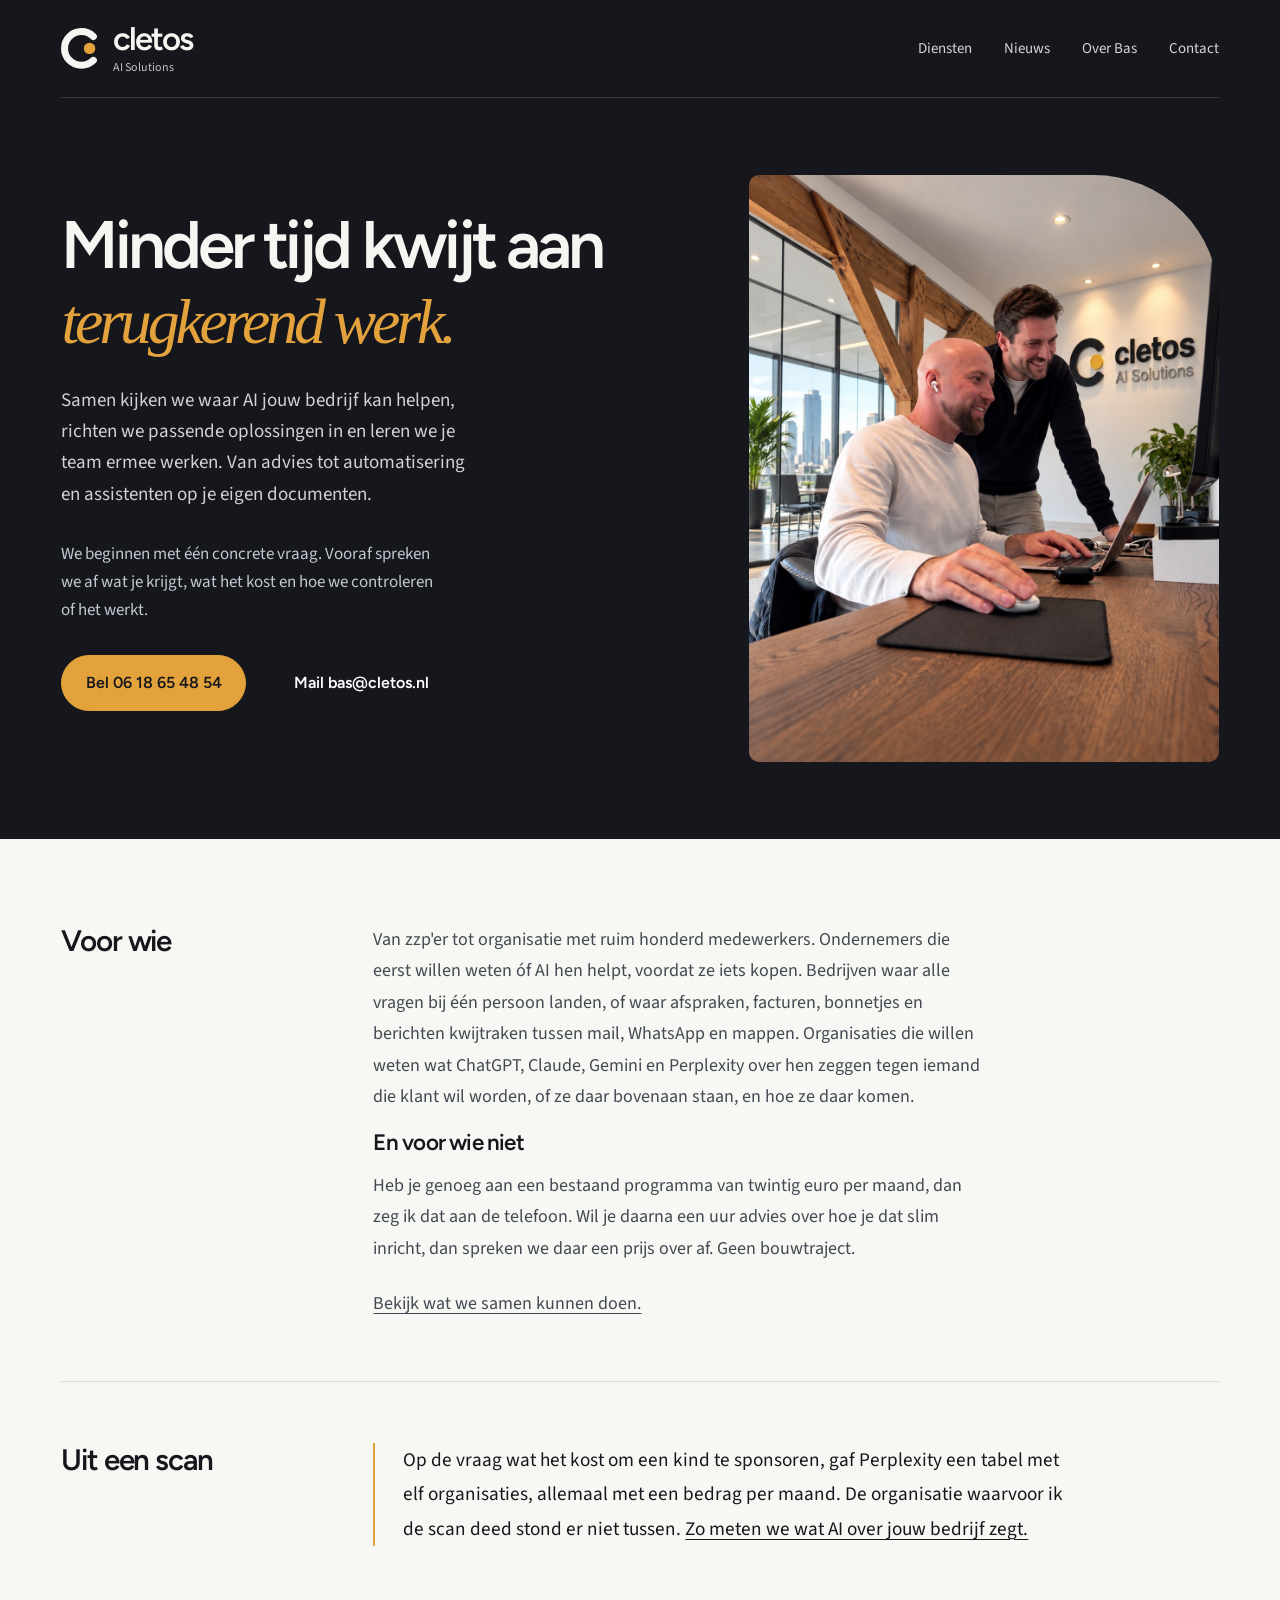
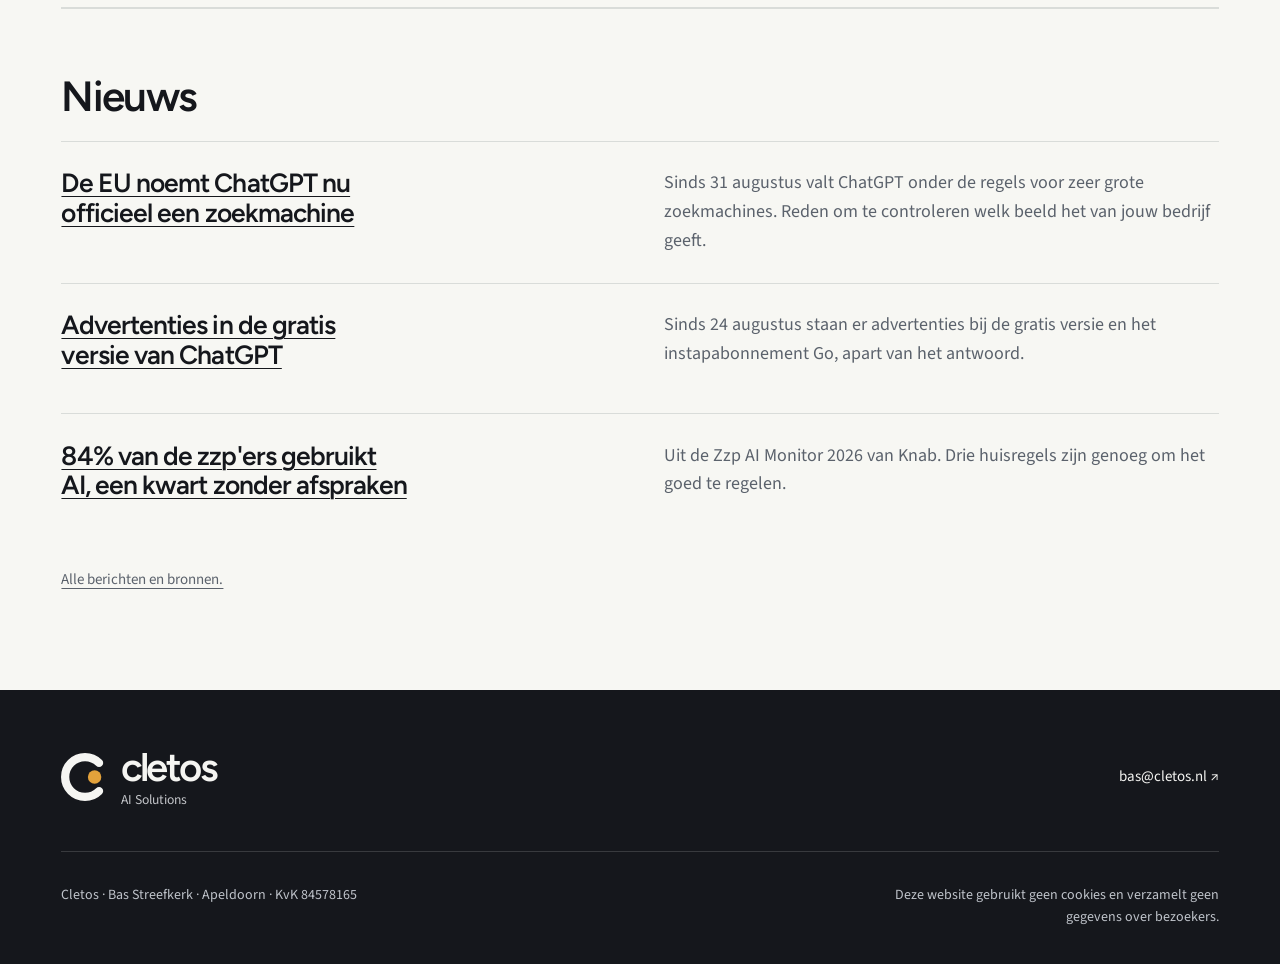
<file: index.html>
<!doctype html>
<!-- 1 Korintiërs 3:11 -->
<html lang="nl">
<head>
  <meta charset="utf-8">
  <meta name="viewport" content="width=device-width, initial-scale=1">
  <title>Cletos — AI Solutions, eerlijk gebouwd</title>
  <meta name="description" content="AI-advies, automatisering en AI-assistenten voor zzp'ers en bedrijven, plus elke maand het AI-nieuws dat ondernemers moeten weten. Bas Streefkerk, Apeldoorn.">
  <link rel="preconnect" href="https://fonts.googleapis.com">
  <link rel="preconnect" href="https://fonts.gstatic.com" crossorigin>
  <link href="https://fonts.googleapis.com/css2?family=Figtree:wght@600;700&amp;family=Source+Sans+3:ital,wght@0,400;0,600;1,400&amp;display=swap" rel="stylesheet">
  <link rel="icon" href="assets/favicon.svg" type="image/svg+xml">
  <link rel="canonical" href="https://cletos.nl/">
  <meta property="og:type" content="website">
  <meta property="og:title" content="Cletos — AI Solutions, eerlijk gebouwd">
  <meta property="og:description" content="AI-advies, automatisering en AI-assistenten voor zzp'ers en bedrijven, plus elke maand het AI-nieuws dat ondernemers moeten weten. Bas Streefkerk, Apeldoorn.">
  <meta property="og:url" content="https://cletos.nl/">
  <meta property="og:image" content="https://cletos.nl/assets/og.png">
  <meta property="og:image:width" content="1200">
  <meta property="og:image:height" content="630">
  <meta name="twitter:card" content="summary_large_image">
  <meta property="og:locale" content="nl_NL">
  <link rel="stylesheet" href="styles.css?v=merged-2">
  <script type="application/ld+json">
  {
    "@context": "https://schema.org",
    "@graph": [
      {
        "@type": "ProfessionalService",
        "@id": "https://cletos.nl/#cletos",
        "name": "Cletos",
        "alternateName": "Cletos AI-automatisering",
        "url": "https://cletos.nl/",
        "logo": "https://cletos.nl/assets/mark.svg",
        "image": "https://cletos.nl/assets/og.png",
        "description": "AI-automatisering, AI-assistenten op eigen bedrijfsdocumenten en AI-zichtbaarheidsscans voor zzp'ers, bedrijven en organisaties. Maatwerk per opdracht, geschreven scope vooraf.",
        "telephone": "+31618654854",
        "email": "bas@cletos.nl",
        "founder": { "@id": "https://cletos.nl/#bas" },
        "address": { "@type": "PostalAddress", "addressLocality": "Apeldoorn", "addressCountry": "NL" },
        "areaServed": [
          { "@type": "City", "name": "Apeldoorn" },
          { "@type": "AdministrativeArea", "name": "Gelderland" },
          { "@type": "Country", "name": "Nederland" }
        ],
        "knowsAbout": ["AI-automatisering", "Anthropic", "Codex", "AI-assistent op bedrijfsdocumenten", "AI-zichtbaarheid", "Generative Engine Optimization"],
        "identifier": { "@type": "PropertyValue", "propertyID": "KvK", "value": "84578165" },
        "hasOfferCatalog": {
          "@type": "OfferCatalog",
          "name": "Diensten",
          "itemListElement": [
            { "@type": "Offer", "url": "https://cletos.nl/ai-zichtbaarheidsscan/", "name": "AI-zichtbaarheidsscan", "description": "Meting van wat ChatGPT, Claude, Gemini en Perplexity over een organisatie zeggen, met schermafbeeldingen en reparatielijst. Maatwerk per opdracht." },
            { "@type": "Offer", "url": "https://cletos.nl/ai-automatisering/", "name": "AI-automatisering van één werkstroom", "description": "Eén werkstroom met één doel, gebouwd en getest. Maatwerk per opdracht." },
            { "@type": "Offer", "url": "https://cletos.nl/ai-assistent/", "name": "AI-assistent op eigen documenten", "description": "Assistent op eigen goedgekeurde documenten met bronvermelding. Maatwerk per opdracht." }
          ]
        }
      },
      {
        "@type": "Person",
        "@id": "https://cletos.nl/#bas",
        "url": "https://cletos.nl/over-bas/",
        "name": "Bas Streefkerk",
        "jobTitle": "AI Automation Consultant",
        "worksFor": { "@id": "https://cletos.nl/#cletos" },
        "image": "https://cletos.nl/assets/bas.jpg",
        "telephone": "+31618654854",
        "email": "bas@cletos.nl",
        "address": { "@type": "PostalAddress", "addressLocality": "Apeldoorn", "addressCountry": "NL" },
        "sameAs": ["https://github.com/streefkerkshipping"]
      }
    ]
  }
  </script>
</head>
<body>
<a class="skip-link" href="#top">Naar de inhoud</a>
<header class="site-header"><div class="header-inner"><a class="lockup" href="./" aria-label="Cletos, naar de startpagina">
    <svg class="mark" viewbox="0 0 100 100" aria-hidden="true"><path d="M79.3 20.7 A41.4 41.4 0 1 0 79.3 79.3" fill="none" stroke="currentColor" stroke-width="17.2" stroke-linecap="round"></path><circle cx="70" cy="50" r="14" fill="#E3A23B"></circle></svg>
    <span class="stack"><span class="wordmark">cletos</span><span class="tagline">AI Solutions</span></span>
  </a><nav aria-label="Hoofdnavigatie">
    <a href="diensten/">Diensten</a>
    <a href="nieuws/">Nieuws</a>
    <a href="over-bas/">Over Bas</a>
    <a href="contact/">Contact</a>
  </nav></div></header>
<main id="top"><section class="hero-shell"><div class="container hero-grid"><div class="hero-copy"><h1>Minder tijd kwijt aan <em>terugkerend werk.</em></h1><p class="hero-intro">Samen kijken we waar AI jouw bedrijf kan helpen, richten we passende oplossingen in en leren we je team ermee werken. Van advies tot automatisering en assistenten op je eigen documenten.</p><p class="hero-intro">We beginnen met één concrete vraag. Vooraf spreken we af wat je krijgt, wat het kost en hoe we controleren of het werkt.</p><div class="actions">
      <a class="button gold" href="tel:+31618654854">Bel 06 18 65 48 54</a>
      <a class="button ghost" href="mailto:bas@cletos.nl?subject=Eerste%20gesprek&amp;body=Mijn%20bedrijf%3A%20%0A%0AWat%20me%20tijd%20kost%20of%20niet%20goed%20loopt%3A%20%0A%0AHoe%20vaak%20dat%20terugkomt%3A%20%0A%0AWanneer%20je%20me%20kunt%20bellen%3A%20">Mail bas@cletos.nl</a>
    </div></div><figure class="hero-portrait collaboration-photo"><img src="assets/samenwerken.jpeg" alt="Samen aan het werk achter een laptop bij Cletos" width="1086" height="1448" fetchpriority="high"></figure></div></section><div class="container home-body"><section class="service-section" id="voor-wie"><div class="section-label"><h2>Voor wie</h2></div><div class="section-content">
    
    <p>Van zzp'er tot organisatie met ruim honderd medewerkers. Ondernemers die eerst willen weten óf AI hen helpt, voordat ze iets kopen. Bedrijven waar alle vragen bij één persoon landen, of waar afspraken, facturen, bonnetjes en berichten kwijtraken tussen mail, WhatsApp en mappen. Organisaties die willen weten wat ChatGPT, Claude, Gemini en Perplexity over hen zeggen tegen iemand die klant wil worden, of ze daar bovenaan staan, en hoe ze daar komen.</p>
    <h3>En voor wie niet</h3>
    <p>Heb je genoeg aan een bestaand programma van twintig euro per maand, dan zeg ik dat aan de telefoon. Wil je daarna een uur advies over hoe je dat slim inricht, dan spreken we daar een prijs over af. Geen bouwtraject.</p>
    <p class="also"><a href="diensten/">Bekijk wat we samen kunnen doen.</a></p>
  </div></section><section class="service-section report-section" id="uit-een-scan"><div class="section-label"><h2>Uit een scan</h2></div><div class="section-content">
    
    <p>Op de vraag wat het kost om een kind te sponsoren, gaf Perplexity een tabel met elf organisaties, allemaal met een bedrag per maand. De organisatie waarvoor ik de scan deed stond er niet tussen. <a href="ai-zichtbaarheidsscan/">Zo meten we wat AI over jouw bedrijf zegt.</a></p>
  </div></section><section class="home-news" id="nieuws">
    <h2>Nieuws</h2>
    <div class="news-item">
      <h3><a href="nieuws/#dsa">De EU noemt ChatGPT nu officieel een zoekmachine</a></h3>
      <p>Sinds 31 augustus valt ChatGPT onder de regels voor zeer grote zoekmachines. Reden om te controleren welk beeld het van jouw bedrijf geeft.</p>
    </div>
    <div class="news-item">
      <h3><a href="nieuws/#advertenties">Advertenties in de gratis versie van ChatGPT</a></h3>
      <p>Sinds 24 augustus staan er advertenties bij de gratis versie en het instapabonnement Go, apart van het antwoord.</p>
    </div>
    <div class="news-item">
      <h3><a href="nieuws/#knab">84% van de zzp'ers gebruikt AI, een kwart zonder afspraken</a></h3>
      <p>Uit de Zzp AI Monitor 2026 van Knab. Drie huisregels zijn genoeg om het goed te regelen.</p>
    </div>
    <p class="small"><a href="nieuws/">Alle berichten en bronnen.</a></p>
  </section></div></main>
<footer class="site-footer"><!-- 2 Korintiërs 13:13 --><div class="container"><div class="footer-top"><a class="lockup" href="./" aria-label="Cletos, naar de startpagina">
    <svg class="mark" viewbox="0 0 100 100"><path d="M79.3 20.7 A41.4 41.4 0 1 0 79.3 79.3" fill="none" stroke="currentColor" stroke-width="17.2" stroke-linecap="round"></path><circle cx="70" cy="50" r="14" fill="#E3A23B"></circle></svg>
    <span class="stack"><span class="wordmark">cletos</span><span class="tagline">AI Solutions</span></span>
  </a><a href="mailto:bas@cletos.nl?subject=Eerste%20gesprek&amp;body=Mijn%20bedrijf%3A%20%0A%0AWat%20me%20tijd%20kost%20of%20niet%20goed%20loopt%3A%20%0A%0AHoe%20vaak%20dat%20terugkomt%3A%20%0A%0AWanneer%20je%20me%20kunt%20bellen%3A%20">bas@cletos.nl <span aria-hidden="true">↗</span></a></div><div class="footer-bottom"><p>Cletos · Bas Streefkerk · Apeldoorn · KvK 84578165</p><p>Deze website gebruikt geen cookies en verzamelt geen gegevens over bezoekers.</p></div></div></footer>
<script>console.log("Johannes 16:13");</script>
</body>
</html>
</file>
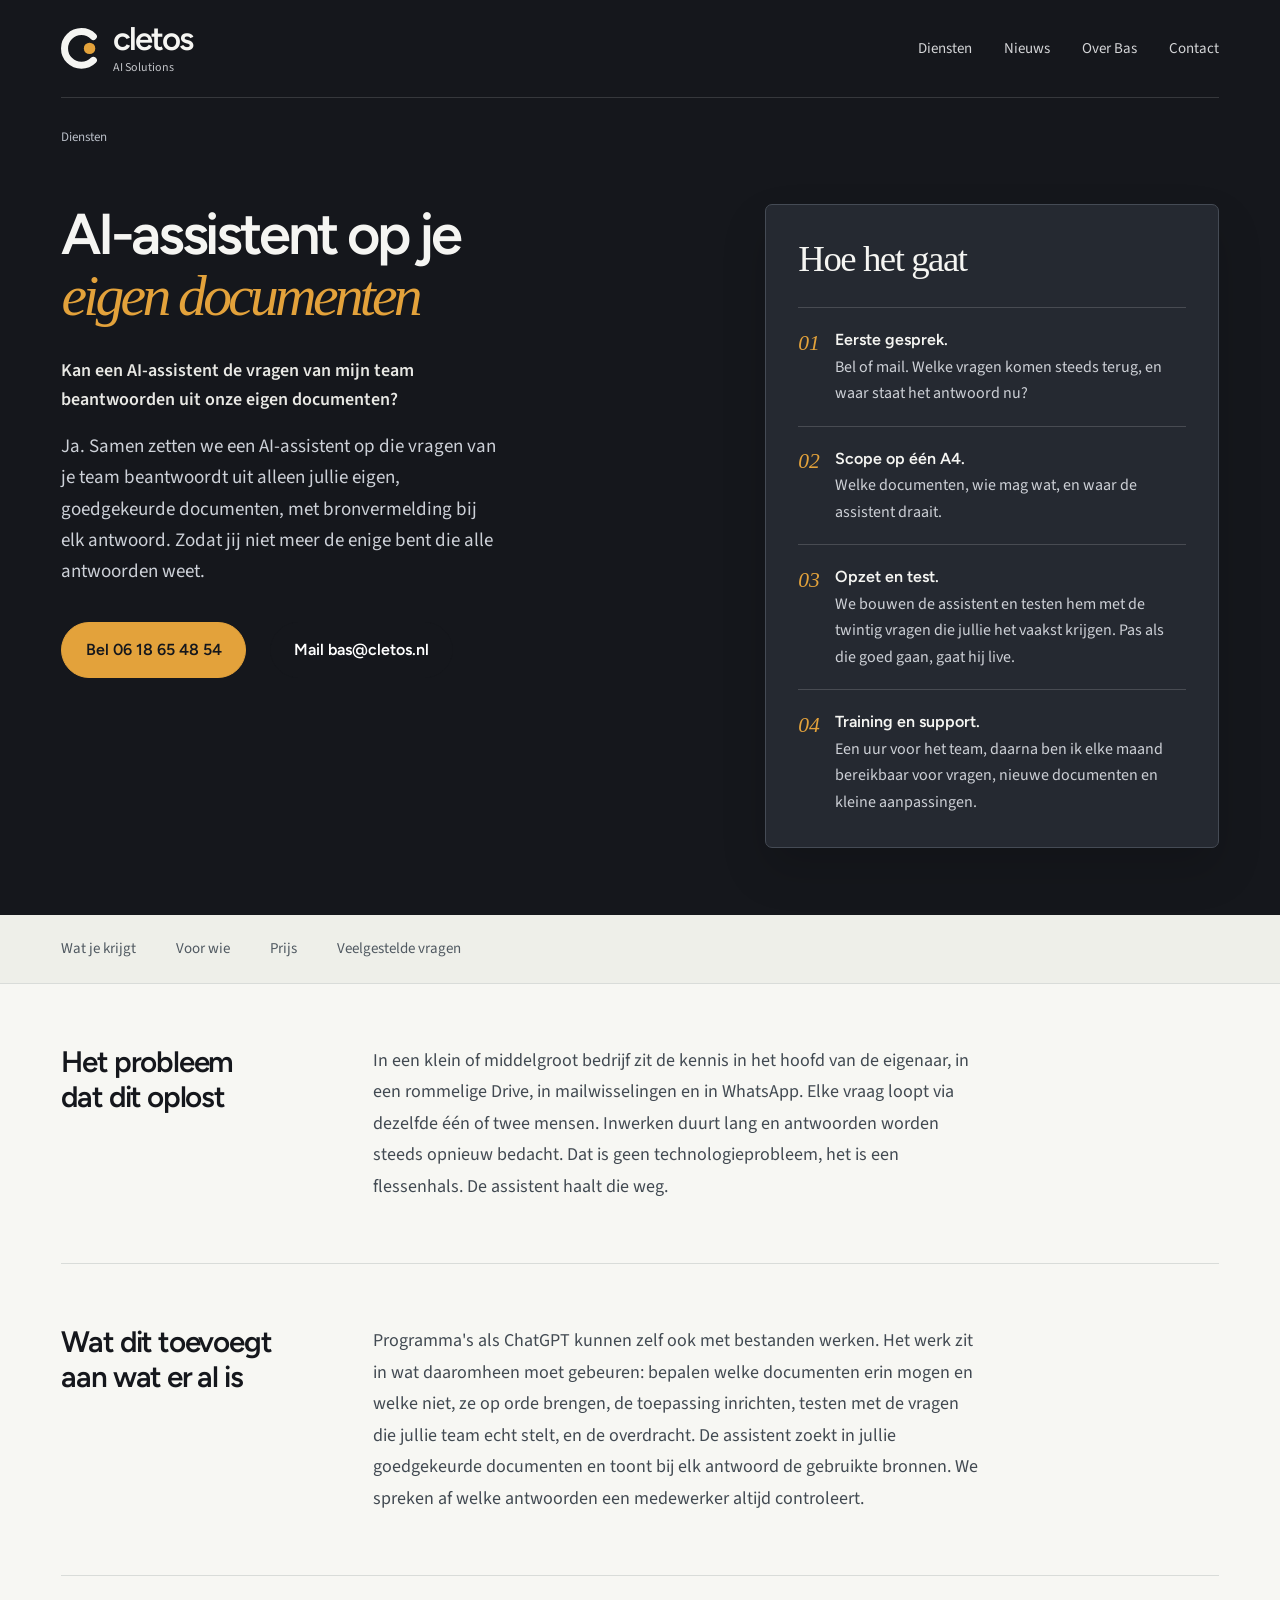
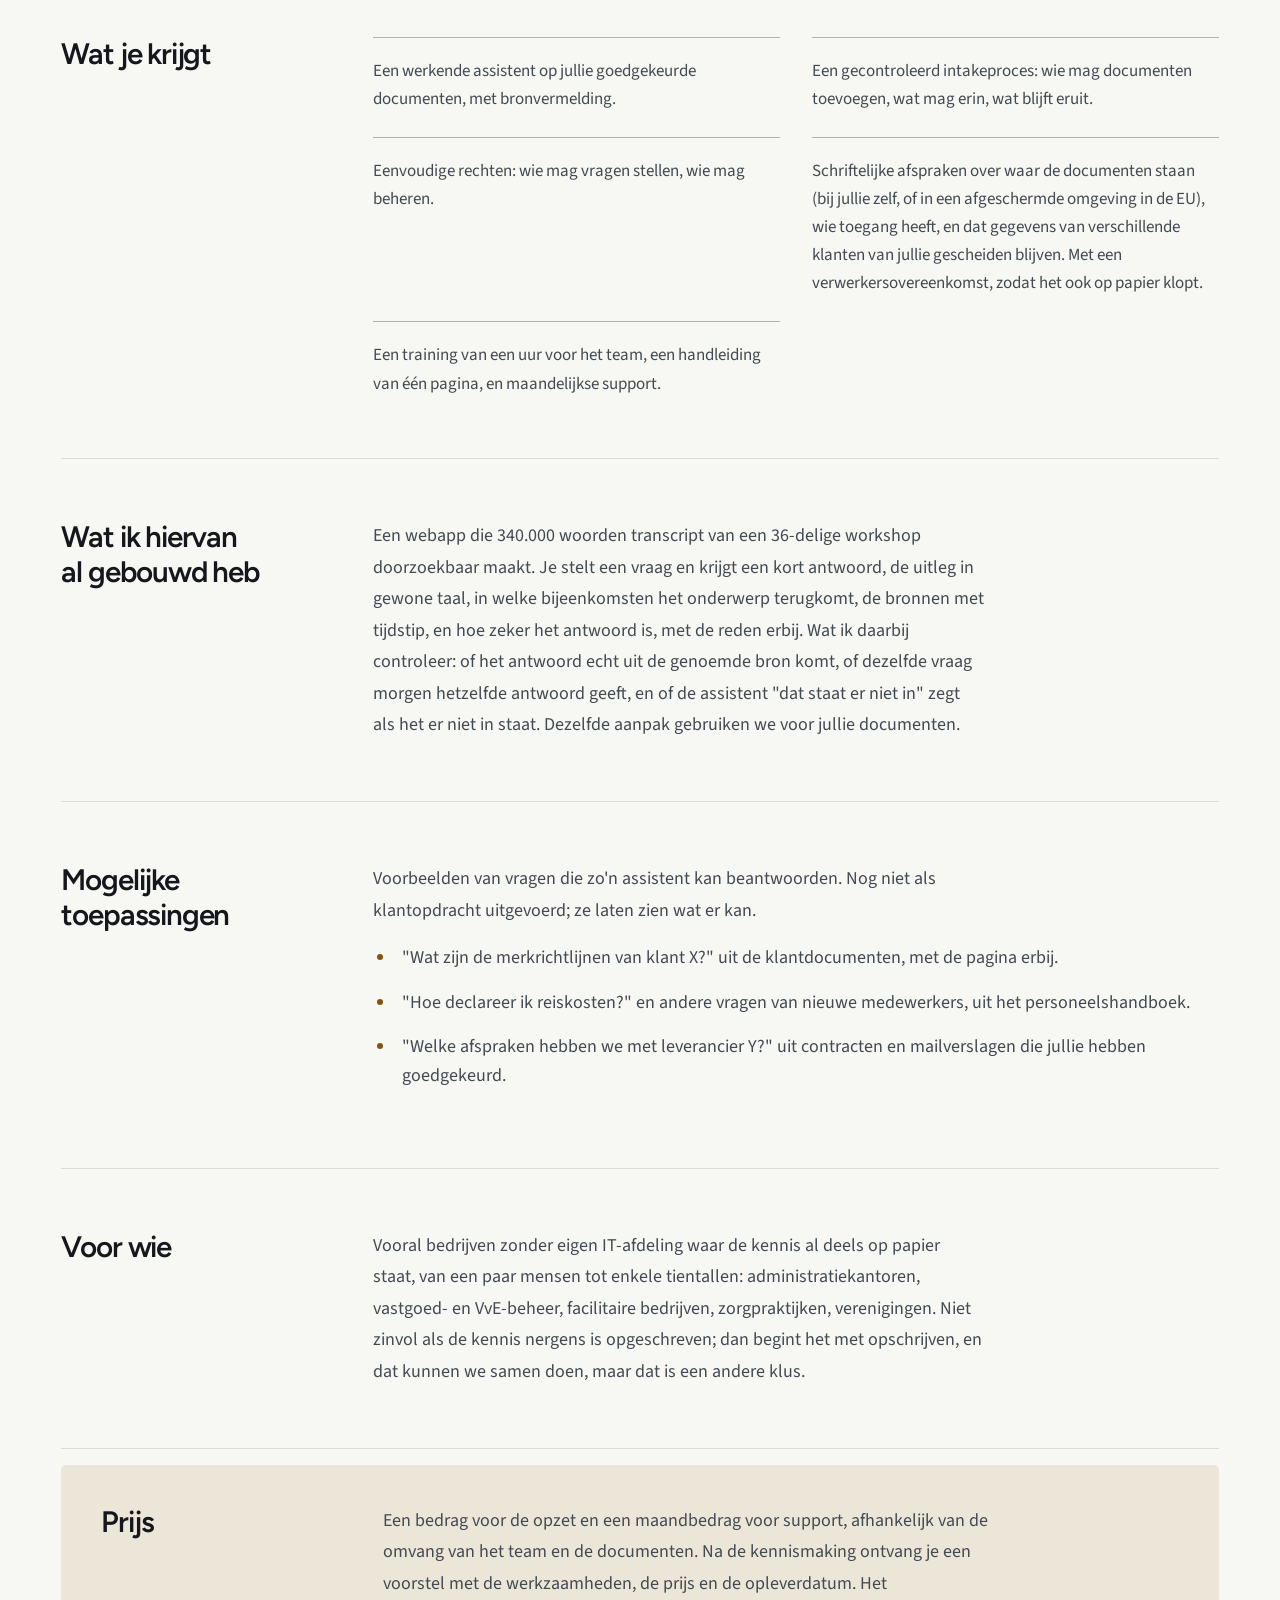
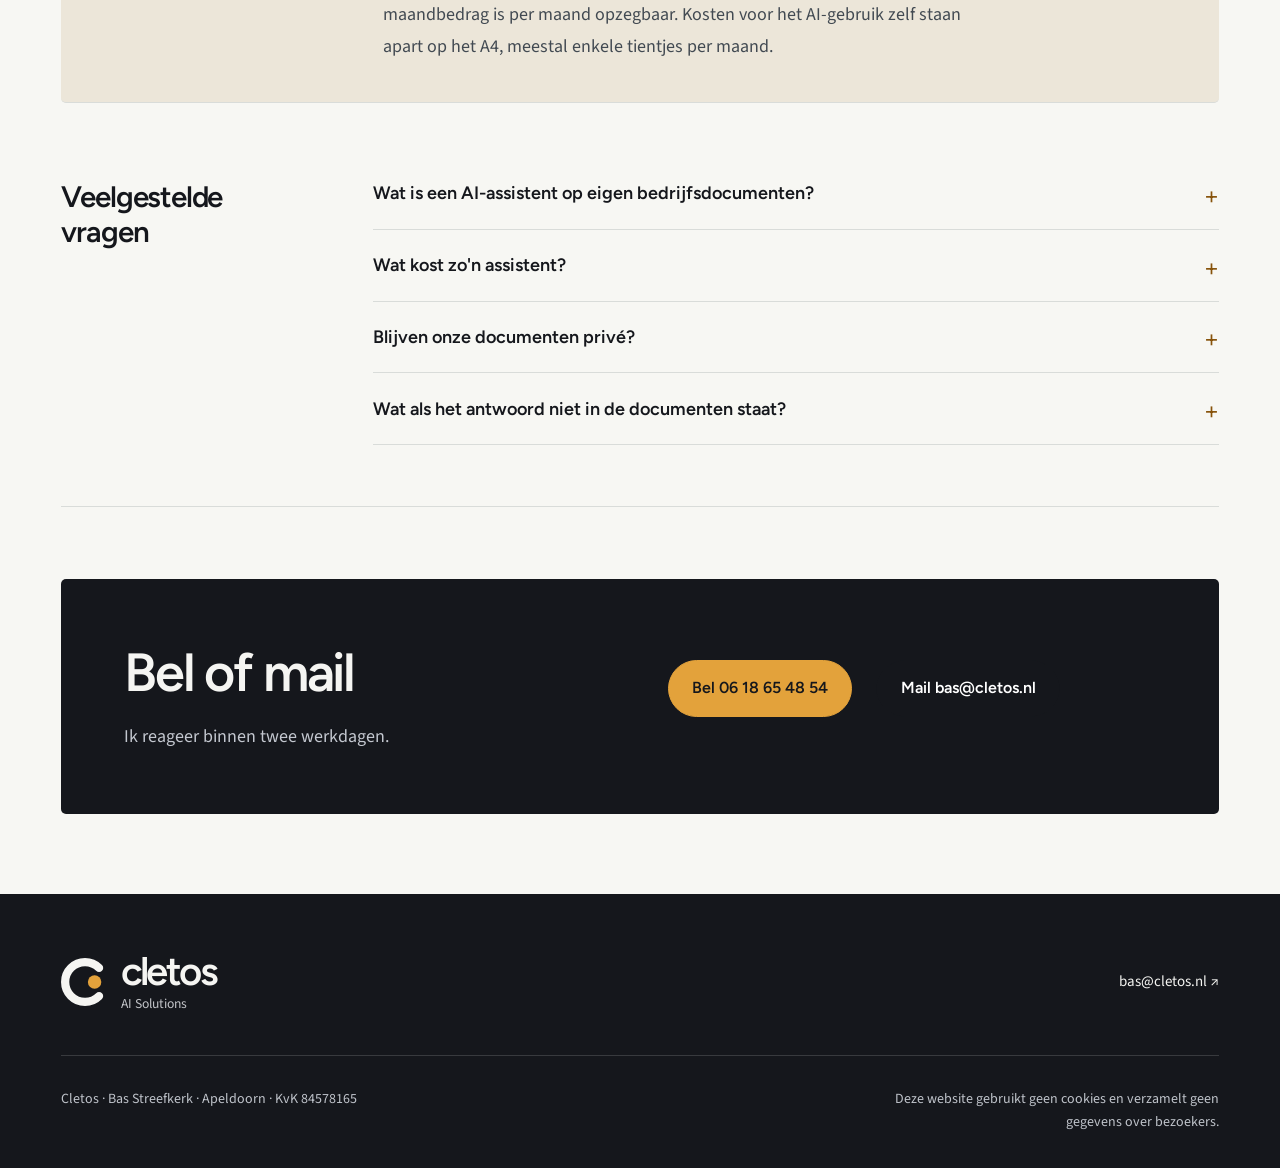
<file: ai-assistent/index.html>
<!doctype html>
<!-- 1 Korintiërs 3:11 -->
<html lang="nl">
<head>
  <meta charset="utf-8">
  <meta name="viewport" content="width=device-width, initial-scale=1">
  <title>Kan een AI-assistent vragen beantwoorden uit onze eigen documenten? — Cletos</title>
  <meta name="description" content="Een interne AI-assistent op alleen jullie goedgekeurde bedrijfsdocumenten, met bronvermelding. Maatwerk, één A4 vooraf.">
  <link rel="preconnect" href="https://fonts.googleapis.com">
  <link rel="preconnect" href="https://fonts.gstatic.com" crossorigin>
  <link href="https://fonts.googleapis.com/css2?family=Figtree:wght@600;700&amp;family=Source+Sans+3:ital,wght@0,400;0,600;1,400&amp;display=swap" rel="stylesheet">
  <link rel="stylesheet" href="../styles.css?v=merged-2">
  <link rel="icon" href="../assets/favicon.svg" type="image/svg+xml">
  <link rel="canonical" href="https://cletos.nl/ai-assistent/">
  <meta property="og:type" content="article">
  <meta property="og:title" content="Kan een AI-assistent vragen beantwoorden uit onze eigen documenten? — Cletos">
  <meta property="og:description" content="Een interne AI-assistent op alleen jullie goedgekeurde bedrijfsdocumenten, met bronvermelding. Maatwerk, één A4 vooraf.">
  <meta property="og:url" content="https://cletos.nl/ai-assistent/">
  <meta property="og:image" content="https://cletos.nl/assets/og.png">
  <meta property="og:image:width" content="1200">
  <meta property="og:image:height" content="630">
  <meta name="twitter:card" content="summary_large_image">
  <meta property="og:locale" content="nl_NL">
  <script type="application/ld+json">
{
  "@context": "https://schema.org",
  "@type": "FAQPage",
  "mainEntity": [
    {
      "@type": "Question",
      "name": "Wat is een AI-assistent op eigen bedrijfsdocumenten?",
      "acceptedAnswer": {
        "@type": "Answer",
        "text": "Een interne assistent die vragen van medewerkers beantwoordt uit alleen de documenten die het bedrijf zelf heeft goedgekeurd, met bronvermelding bij elk antwoord."
      }
    },
    {
      "@type": "Question",
      "name": "Wat kost zo'n assistent?",
      "acceptedAnswer": {
        "@type": "Answer",
        "text": "Dat hangt af van de omvang van het team en van de documenten. Je betaalt een bedrag voor de opzet en een maandbedrag voor support, dat per maand opzegbaar is. Het bedrag staat vooraf op één A4, vóór we beginnen."
      }
    },
    {
      "@type": "Question",
      "name": "Blijven onze documenten privé?",
      "acceptedAnswer": {
        "@type": "Answer",
        "text": "Ja. Welke documenten erin gaan bepalen jullie, de assistent kent niets anders, en de afspraken daarover staan in een verwerkersovereenkomst."
      }
    },
    {
      "@type": "Question",
      "name": "Wat als het antwoord niet in de documenten staat?",
      "acceptedAnswer": {
        "@type": "Answer",
        "text": "Dan hoort de assistent dat te zeggen, en dat testen we vooraf met jullie praktijkvragen. We spreken ook af welke antwoorden een medewerker altijd controleert."
      }
    }
  ]
}
  </script>
</head>
<body>
<a class="skip-link" href="#top">Naar de inhoud</a>
<header class="site-header"><div class="header-inner"><a class="lockup" href="../" aria-label="Cletos, naar de startpagina">
    <svg class="mark" viewbox="0 0 100 100" aria-hidden="true"><path d="M79.3 20.7 A41.4 41.4 0 1 0 79.3 79.3" fill="none" stroke="currentColor" stroke-width="17.2" stroke-linecap="round"></path><circle cx="70" cy="50" r="14" fill="#E3A23B"></circle></svg>
    <span class="stack"><span class="wordmark">cletos</span><span class="tagline">AI Solutions</span></span>
  </a><nav aria-label="Hoofdnavigatie">
    <a href="../diensten/">Diensten</a>
    <a href="../nieuws/">Nieuws</a>
    <a href="../over-bas/">Over Bas</a>
    <a href="../contact/">Contact</a>
  </nav></div></header>
<main id="top"><section class="service-hero"><div class="container"><p class="service-crumb"><a href="../diensten/">Diensten</a></p><div class="service-hero-grid"><div class="service-intro"><h1>AI-assistent op je <em>eigen documenten</em></h1><p class="service-question">Kan een AI-assistent de vragen van mijn team beantwoorden uit onze eigen documenten?</p><p class="service-lead">Ja. Samen zetten we een AI-assistent op die vragen van je team beantwoordt uit alleen jullie eigen, goedgekeurde documenten, met bronvermelding bij elk antwoord. Zodat jij niet meer de enige bent die alle antwoorden weet.</p><div class="actions">
      <a class="button gold" href="tel:+31618654854">Bel 06 18 65 48 54</a>
      <a class="button ghost" href="mailto:bas@cletos.nl?subject=Eerste%20gesprek&amp;body=Mijn%20bedrijf%3A%20%0A%0AWat%20me%20tijd%20kost%20of%20niet%20goed%20loopt%3A%20%0A%0AHoe%20vaak%20dat%20terugkomt%3A%20%0A%0AWanneer%20je%20me%20kunt%20bellen%3A%20">Mail bas@cletos.nl</a>
    </div></div><aside class="method-panel" id="werkwijze" aria-label="Hoe het gaat"><h2>Hoe het gaat</h2><ol class="method-steps">
      <li><strong>Eerste gesprek.</strong> Bel of mail. Welke vragen komen steeds terug, en waar staat het antwoord nu?</li>
      <li><strong>Scope op één A4.</strong> Welke documenten, wie mag wat, en waar de assistent draait.</li>
      <li><strong>Opzet en test.</strong> We bouwen de assistent en testen hem met de twintig vragen die jullie het vaakst krijgen. Pas als die goed gaan, gaat hij live.</li>
      <li><strong>Training en support.</strong> Een uur voor het team, daarna ben ik elke maand bereikbaar voor vragen, nieuwe documenten en kleine aanpassingen.</li>
    </ol></aside></div></div></section><nav class="service-jumps" aria-label="Op deze pagina"><div class="container"><a href="#resultaat">Wat je krijgt</a><a href="#voor-wie">Voor wie</a><a href="#prijs">Prijs</a><a href="#faq">Veelgestelde vragen</a></div></nav><div class="container service-body"><section class="service-section" id="probleem"><div class="section-label"><h2>Het probleem dat dit oplost</h2></div><div class="section-content">
    
    <p>In een klein of middelgroot bedrijf zit de kennis in het hoofd van de eigenaar, in een rommelige Drive, in mailwisselingen en in WhatsApp. Elke vraag loopt via dezelfde één of twee mensen. Inwerken duurt lang en antwoorden worden steeds opnieuw bedacht. Dat is geen technologieprobleem, het is een flessenhals. De assistent haalt die weg.</p>
  </div></section><section class="service-section" id="toevoeging"><div class="section-label"><h2>Wat dit toevoegt aan wat er al is</h2></div><div class="section-content">
    
    <p>Programma's als ChatGPT kunnen zelf ook met bestanden werken. Het werk zit in wat daaromheen moet gebeuren: bepalen welke documenten erin mogen en welke niet, ze op orde brengen, de toepassing inrichten, testen met de vragen die jullie team echt stelt, en de overdracht. De assistent zoekt in jullie goedgekeurde documenten en toont bij elk antwoord de gebruikte bronnen. We spreken af welke antwoorden een medewerker altijd controleert.</p>
  </div></section><section class="service-section" id="resultaat"><div class="section-label"><h2>Wat je krijgt</h2></div><div class="section-content">
    
    <ul class="delivery-list">
      <li>Een werkende assistent op jullie goedgekeurde documenten, met bronvermelding.</li>
      <li>Een gecontroleerd intakeproces: wie mag documenten toevoegen, wat mag erin, wat blijft eruit.</li>
      <li>Eenvoudige rechten: wie mag vragen stellen, wie mag beheren.</li>
      <li>Schriftelijke afspraken over waar de documenten staan (bij jullie zelf, of in een afgeschermde omgeving in de EU), wie toegang heeft, en dat gegevens van verschillende klanten van jullie gescheiden blijven. Met een verwerkersovereenkomst, zodat het ook op papier klopt.</li>
      <li>Een training van een uur voor het team, een handleiding van één pagina, en maandelijkse support.</li>
    </ul>
  </div></section><section class="service-section" id="bewijs"><div class="section-label"><h2>Wat ik hiervan al gebouwd heb</h2></div><div class="section-content">
    
    <p>Een webapp die 340.000 woorden transcript van een 36-delige workshop doorzoekbaar maakt. Je stelt een vraag en krijgt een kort antwoord, de uitleg in gewone taal, in welke bijeenkomsten het onderwerp terugkomt, de bronnen met tijdstip, en hoe zeker het antwoord is, met de reden erbij. Wat ik daarbij controleer: of het antwoord echt uit de genoemde bron komt, of dezelfde vraag morgen hetzelfde antwoord geeft, en of de assistent "dat staat er niet in" zegt als het er niet in staat. Dezelfde aanpak gebruiken we voor jullie documenten.</p>
  </div></section><section class="service-section" id="toepassingen"><div class="section-label"><h2>Mogelijke toepassingen</h2></div><div class="section-content">
    
    <p>Voorbeelden van vragen die zo'n assistent kan beantwoorden. Nog niet als klantopdracht uitgevoerd; ze laten zien wat er kan.</p>
    <ul class="checks">
      <li>"Wat zijn de merkrichtlijnen van klant X?" uit de klantdocumenten, met de pagina erbij.</li>
      <li>"Hoe declareer ik reiskosten?" en andere vragen van nieuwe medewerkers, uit het personeelshandboek.</li>
      <li>"Welke afspraken hebben we met leverancier Y?" uit contracten en mailverslagen die jullie hebben goedgekeurd.</li>
    </ul>
  </div></section><section class="service-section" id="voor-wie"><div class="section-label"><h2>Voor wie</h2></div><div class="section-content">
    
    <p>Vooral bedrijven zonder eigen IT-afdeling waar de kennis al deels op papier staat, van een paar mensen tot enkele tientallen: administratiekantoren, vastgoed- en VvE-beheer, facilitaire bedrijven, zorgpraktijken, verenigingen. Niet zinvol als de kennis nergens is opgeschreven; dan begint het met opschrijven, en dat kunnen we samen doen, maar dat is een andere klus.</p>
  </div></section><section class="service-section agreement-section" id="prijs"><div class="section-label"><h2>Prijs</h2></div><div class="section-content">
    
    <p>Een bedrag voor de opzet en een maandbedrag voor support, afhankelijk van de omvang van het team en de documenten. Na de kennismaking ontvang je een voorstel met de werkzaamheden, de prijs en de opleverdatum. Het maandbedrag is per maand opzegbaar. Kosten voor het AI-gebruik zelf staan apart op het A4, meestal enkele tientjes per maand.</p>
  </div></section><section class="service-section" id="faq"><div class="section-label"><h2>Veelgestelde vragen</h2></div><div class="section-content">
    
      <details class="faq-item"><summary>Wat is een AI-assistent op eigen bedrijfsdocumenten?</summary><p>Een interne assistent die vragen van medewerkers beantwoordt uit alleen de documenten die het bedrijf zelf heeft goedgekeurd, met bronvermelding bij elk antwoord.</p></details>
      <details class="faq-item"><summary>Wat kost zo'n assistent?</summary><p>Dat hangt af van de omvang van het team en van de documenten. Je betaalt een bedrag voor de opzet en een maandbedrag voor support, dat per maand opzegbaar is. Het bedrag staat vooraf op één A4, vóór we beginnen.</p></details>
      <details class="faq-item"><summary>Blijven onze documenten privé?</summary><p>Ja. Welke documenten erin gaan bepalen jullie, de assistent kent niets anders, en de afspraken daarover staan in een verwerkersovereenkomst.</p></details>
      <details class="faq-item"><summary>Wat als het antwoord niet in de documenten staat?</summary><p>Dan hoort de assistent dat te zeggen, en dat testen we vooraf met jullie praktijkvragen. We spreken ook af welke antwoorden een medewerker altijd controleert.</p></details>
  </div></section><section class="contact-band" id="contact"><div class="contact-heading"><h2>Bel of mail</h2><p>Ik reageer binnen twee werkdagen.</p></div><div class="actions">
      <a class="button gold" href="tel:+31618654854">Bel 06 18 65 48 54</a>
      <a class="button ghost" href="mailto:bas@cletos.nl?subject=Eerste%20gesprek&amp;body=Mijn%20bedrijf%3A%20%0A%0AWat%20me%20tijd%20kost%20of%20niet%20goed%20loopt%3A%20%0A%0AHoe%20vaak%20dat%20terugkomt%3A%20%0A%0AWanneer%20je%20me%20kunt%20bellen%3A%20">Mail bas@cletos.nl</a>
    </div></section></div></main>
<footer class="site-footer"><!-- 2 Korintiërs 13:13 --><div class="container"><div class="footer-top"><a class="lockup" href="../" aria-label="Cletos, naar de startpagina">
    <svg class="mark" viewbox="0 0 100 100"><path d="M79.3 20.7 A41.4 41.4 0 1 0 79.3 79.3" fill="none" stroke="currentColor" stroke-width="17.2" stroke-linecap="round"></path><circle cx="70" cy="50" r="14" fill="#E3A23B"></circle></svg>
    <span class="stack"><span class="wordmark">cletos</span><span class="tagline">AI Solutions</span></span>
  </a><a href="mailto:bas@cletos.nl?subject=Eerste%20gesprek&amp;body=Mijn%20bedrijf%3A%20%0A%0AWat%20me%20tijd%20kost%20of%20niet%20goed%20loopt%3A%20%0A%0AHoe%20vaak%20dat%20terugkomt%3A%20%0A%0AWanneer%20je%20me%20kunt%20bellen%3A%20">bas@cletos.nl <span aria-hidden="true">↗</span></a></div><div class="footer-bottom"><p>Cletos · Bas Streefkerk · Apeldoorn · KvK 84578165</p><p>Deze website gebruikt geen cookies en verzamelt geen gegevens over bezoekers.</p></div></div></footer>
<script>console.log("Johannes 16:13");</script>
</body>
</html>
</file>
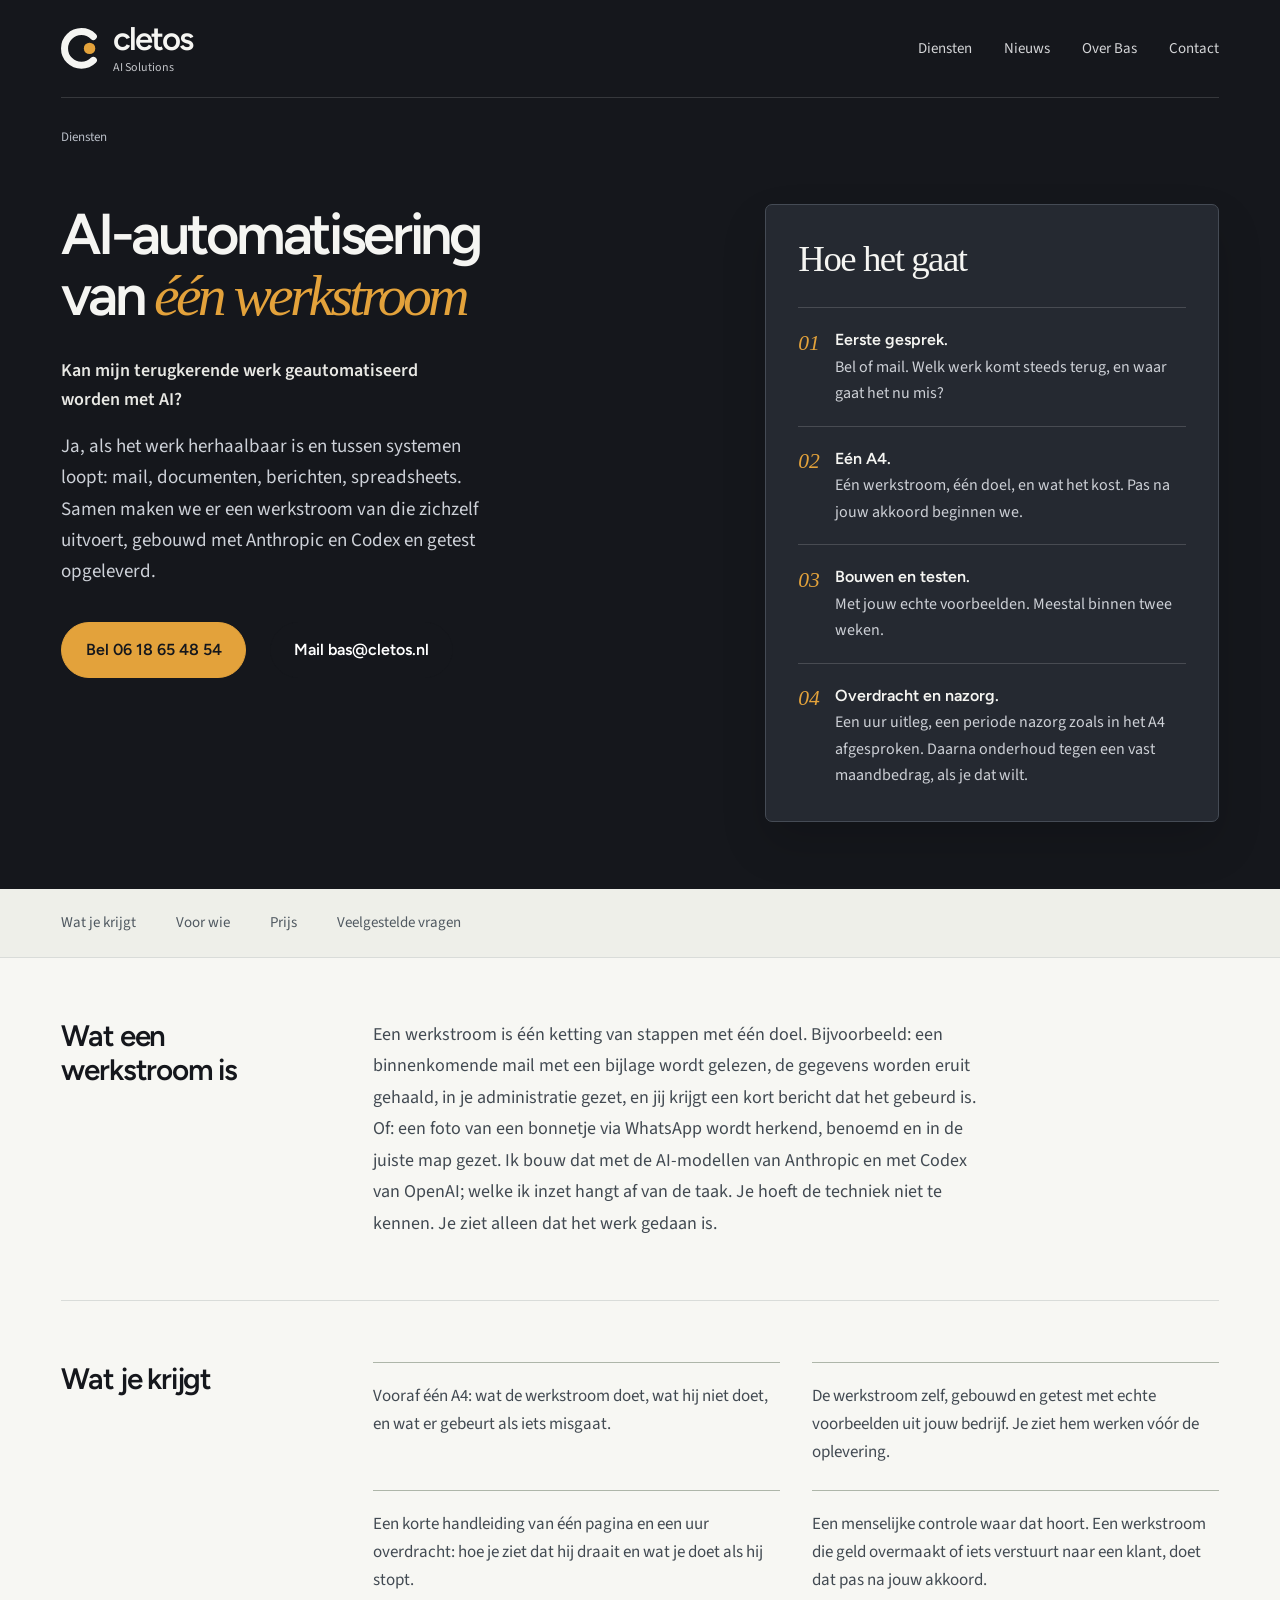
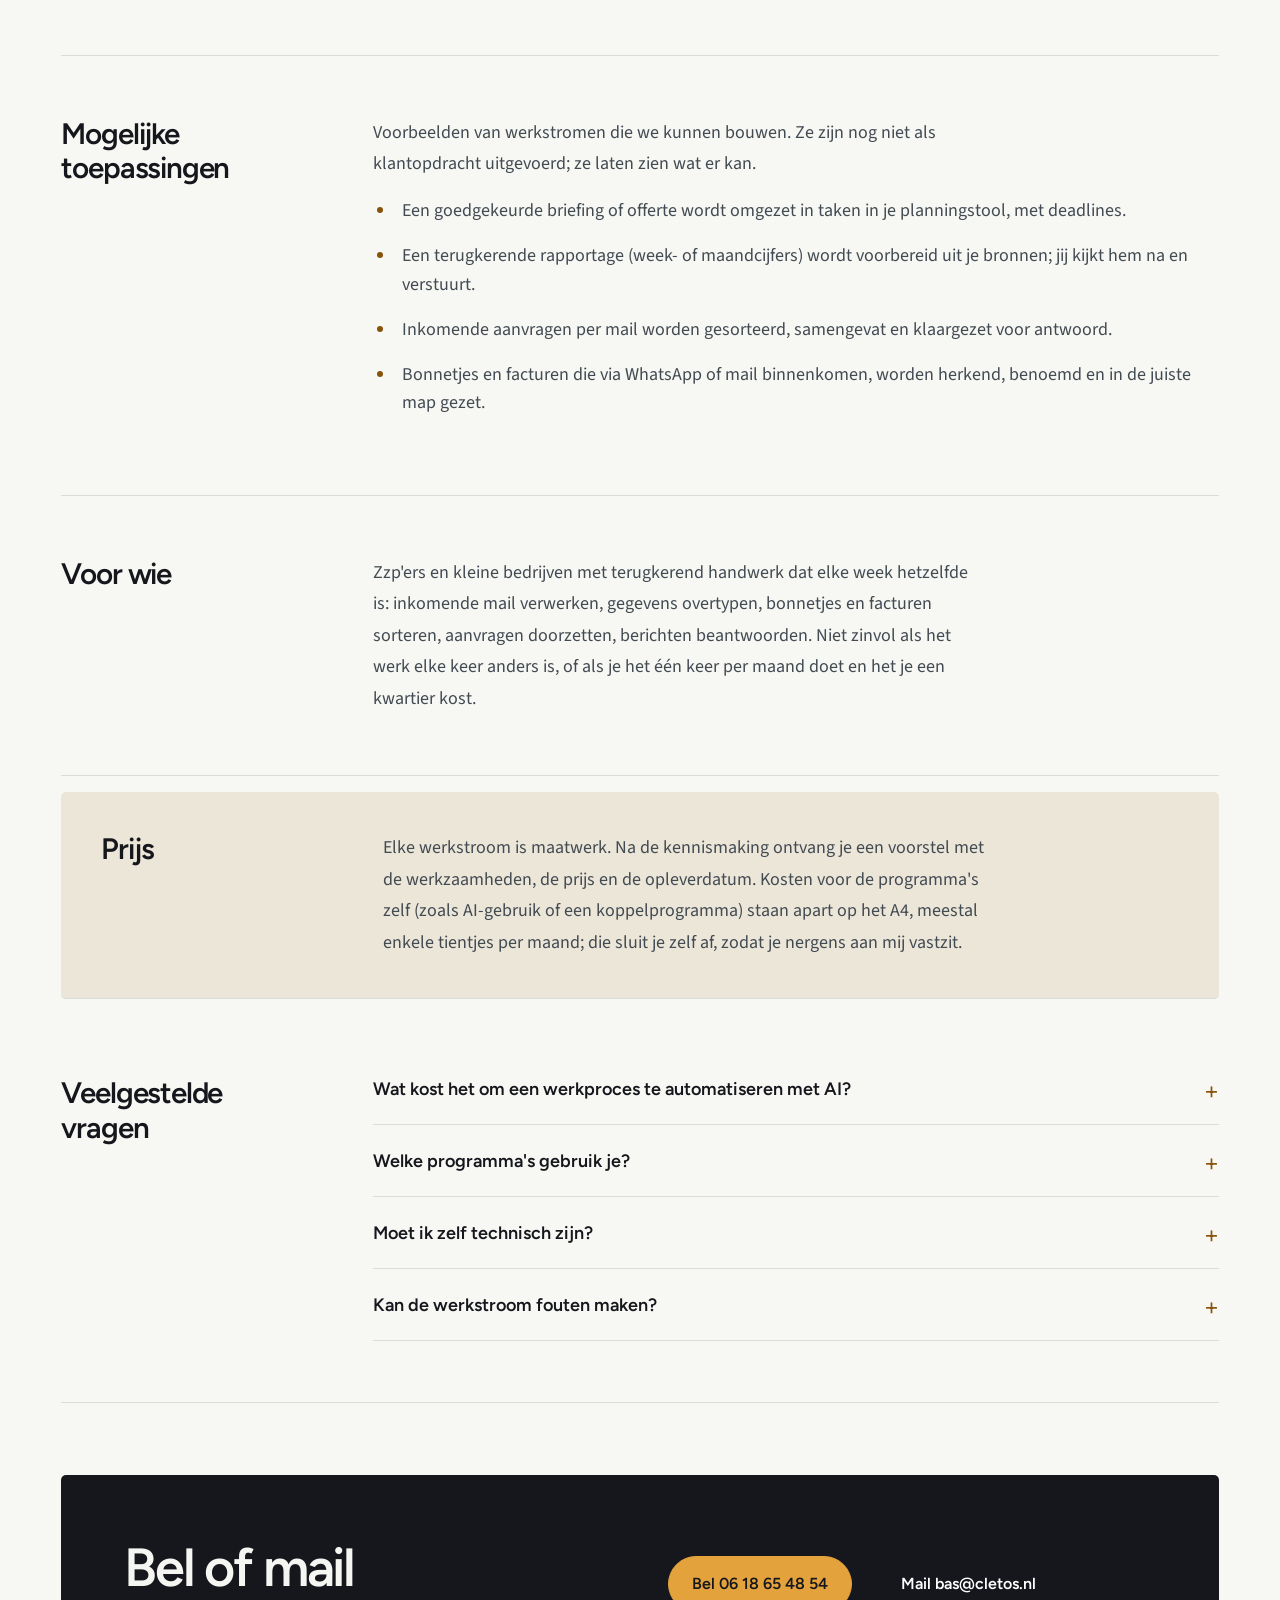
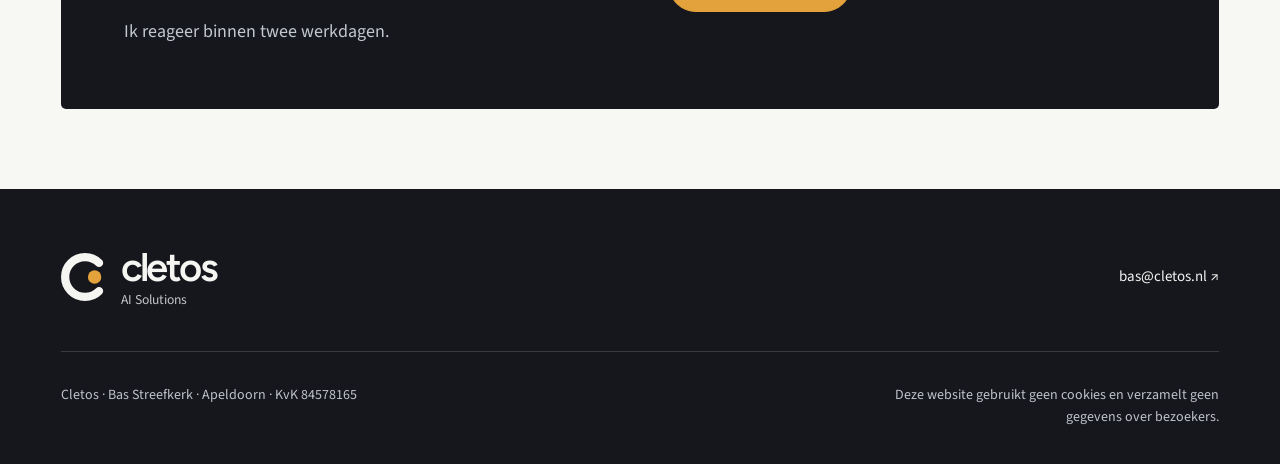
<file: ai-automatisering/index.html>
<!doctype html>
<!-- 1 Korintiërs 3:11 -->
<html lang="nl">
<head>
  <meta charset="utf-8">
  <meta name="viewport" content="width=device-width, initial-scale=1">
  <title>Kan mijn terugkerende werk geautomatiseerd worden? AI-automatisering per werkstroom — Cletos</title>
  <meta name="description" content="AI-automatisering voor zzp'ers en kleine bedrijven met Anthropic en Codex. Eén werkstroom, één doel, getest opgeleverd. Maatwerk, één A4 vooraf.">
  <link rel="preconnect" href="https://fonts.googleapis.com">
  <link rel="preconnect" href="https://fonts.gstatic.com" crossorigin>
  <link href="https://fonts.googleapis.com/css2?family=Figtree:wght@600;700&amp;family=Source+Sans+3:ital,wght@0,400;0,600;1,400&amp;display=swap" rel="stylesheet">
  <link rel="stylesheet" href="../styles.css?v=merged-2">
  <link rel="icon" href="../assets/favicon.svg" type="image/svg+xml">
  <link rel="canonical" href="https://cletos.nl/ai-automatisering/">
  <meta property="og:type" content="article">
  <meta property="og:title" content="Kan mijn terugkerende werk geautomatiseerd worden? AI-automatisering per werkstroom — Cletos">
  <meta property="og:description" content="AI-automatisering voor zzp'ers en kleine bedrijven met Anthropic en Codex. Eén werkstroom, één doel, getest opgeleverd. Maatwerk, één A4 vooraf.">
  <meta property="og:url" content="https://cletos.nl/ai-automatisering/">
  <meta property="og:image" content="https://cletos.nl/assets/og.png">
  <meta property="og:image:width" content="1200">
  <meta property="og:image:height" content="630">
  <meta name="twitter:card" content="summary_large_image">
  <meta property="og:locale" content="nl_NL">
  <script type="application/ld+json">
{
  "@context": "https://schema.org",
  "@type": "FAQPage",
  "mainEntity": [
    {
      "@type": "Question",
      "name": "Wat kost het om een werkproces te automatiseren met AI?",
      "acceptedAnswer": {
        "@type": "Answer",
        "text": "Dat hangt af van de werkstroom: hoeveel systemen erbij betrokken zijn en hoeveel uitzonderingen er in het werk zitten. Het bedrag staat vooraf op één A4, vóór we beginnen."
      }
    },
    {
      "@type": "Question",
      "name": "Welke programma's gebruik je?",
      "acceptedAnswer": {
        "@type": "Answer",
        "text": "De AI-modellen van Anthropic en Codex van OpenAI; welke ik inzet hangt af van de taak. Beide zijn breed gebruikt en niet aan mij gebonden."
      }
    },
    {
      "@type": "Question",
      "name": "Moet ik zelf technisch zijn?",
      "acceptedAnswer": {
        "@type": "Answer",
        "text": "Nee. Je krijgt een handleiding van één pagina en een uur uitleg. Als er iets stopt, bel je mij."
      }
    },
    {
      "@type": "Question",
      "name": "Kan de werkstroom fouten maken?",
      "acceptedAnswer": {
        "@type": "Answer",
        "text": "Ja, daarom testen we met jouw echte voorbeelden en bouwen we een menselijke controle in bij alles wat naar buiten gaat of geld raakt. Wat er gebeurt bij een fout staat vooraf op het A4."
      }
    }
  ]
}
  </script>
</head>
<body>
<a class="skip-link" href="#top">Naar de inhoud</a>
<header class="site-header"><div class="header-inner"><a class="lockup" href="../" aria-label="Cletos, naar de startpagina">
    <svg class="mark" viewbox="0 0 100 100" aria-hidden="true"><path d="M79.3 20.7 A41.4 41.4 0 1 0 79.3 79.3" fill="none" stroke="currentColor" stroke-width="17.2" stroke-linecap="round"></path><circle cx="70" cy="50" r="14" fill="#E3A23B"></circle></svg>
    <span class="stack"><span class="wordmark">cletos</span><span class="tagline">AI Solutions</span></span>
  </a><nav aria-label="Hoofdnavigatie">
    <a href="../diensten/">Diensten</a>
    <a href="../nieuws/">Nieuws</a>
    <a href="../over-bas/">Over Bas</a>
    <a href="../contact/">Contact</a>
  </nav></div></header>
<main id="top"><section class="service-hero"><div class="container"><p class="service-crumb"><a href="../diensten/">Diensten</a></p><div class="service-hero-grid"><div class="service-intro"><h1>AI-automatisering van <em>één werkstroom</em></h1><p class="service-question">Kan mijn terugkerende werk geautomatiseerd worden met AI?</p><p class="service-lead">Ja, als het werk herhaalbaar is en tussen systemen loopt: mail, documenten, berichten, spreadsheets. Samen maken we er een werkstroom van die zichzelf uitvoert, gebouwd met Anthropic en Codex en getest opgeleverd.</p><div class="actions">
      <a class="button gold" href="tel:+31618654854">Bel 06 18 65 48 54</a>
      <a class="button ghost" href="mailto:bas@cletos.nl?subject=Eerste%20gesprek&amp;body=Mijn%20bedrijf%3A%20%0A%0AWat%20me%20tijd%20kost%20of%20niet%20goed%20loopt%3A%20%0A%0AHoe%20vaak%20dat%20terugkomt%3A%20%0A%0AWanneer%20je%20me%20kunt%20bellen%3A%20">Mail bas@cletos.nl</a>
    </div></div><aside class="method-panel" id="werkwijze" aria-label="Hoe het gaat"><h2>Hoe het gaat</h2><ol class="method-steps">
      <li><strong>Eerste gesprek.</strong> Bel of mail. Welk werk komt steeds terug, en waar gaat het nu mis?</li>
      <li><strong>Eén A4.</strong> Eén werkstroom, één doel, en wat het kost. Pas na jouw akkoord beginnen we.</li>
      <li><strong>Bouwen en testen.</strong> Met jouw echte voorbeelden. Meestal binnen twee weken.</li>
      <li><strong>Overdracht en nazorg.</strong> Een uur uitleg, een periode nazorg zoals in het A4 afgesproken. Daarna onderhoud tegen een vast maandbedrag, als je dat wilt.</li>
    </ol></aside></div></div></section><nav class="service-jumps" aria-label="Op deze pagina"><div class="container"><a href="#resultaat">Wat je krijgt</a><a href="#voor-wie">Voor wie</a><a href="#prijs">Prijs</a><a href="#faq">Veelgestelde vragen</a></div></nav><div class="container service-body"><section class="service-section" id="werkstroom"><div class="section-label"><h2>Wat een werkstroom is</h2></div><div class="section-content">
    
    <p>Een werkstroom is één ketting van stappen met één doel. Bijvoorbeeld: een binnenkomende mail met een bijlage wordt gelezen, de gegevens worden eruit gehaald, in je administratie gezet, en jij krijgt een kort bericht dat het gebeurd is. Of: een foto van een bonnetje via WhatsApp wordt herkend, benoemd en in de juiste map gezet. Ik bouw dat met de AI-modellen van Anthropic en met Codex van OpenAI; welke ik inzet hangt af van de taak. Je hoeft de techniek niet te kennen. Je ziet alleen dat het werk gedaan is.</p>
  </div></section><section class="service-section" id="resultaat"><div class="section-label"><h2>Wat je krijgt</h2></div><div class="section-content">
    
    <ul class="delivery-list">
      <li>Vooraf één A4: wat de werkstroom doet, wat hij niet doet, en wat er gebeurt als iets misgaat.</li>
      <li>De werkstroom zelf, gebouwd en getest met echte voorbeelden uit jouw bedrijf. Je ziet hem werken vóór de oplevering.</li>
      <li>Een korte handleiding van één pagina en een uur overdracht: hoe je ziet dat hij draait en wat je doet als hij stopt.</li>
      <li>Een menselijke controle waar dat hoort. Een werkstroom die geld overmaakt of iets verstuurt naar een klant, doet dat pas na jouw akkoord.</li>
    </ul>
  </div></section><section class="service-section" id="toepassingen"><div class="section-label"><h2>Mogelijke toepassingen</h2></div><div class="section-content">
    
    <p>Voorbeelden van werkstromen die we kunnen bouwen. Ze zijn nog niet als klantopdracht uitgevoerd; ze laten zien wat er kan.</p>
    <ul class="checks">
      <li>Een goedgekeurde briefing of offerte wordt omgezet in taken in je planningstool, met deadlines.</li>
      <li>Een terugkerende rapportage (week- of maandcijfers) wordt voorbereid uit je bronnen; jij kijkt hem na en verstuurt.</li>
      <li>Inkomende aanvragen per mail worden gesorteerd, samengevat en klaargezet voor antwoord.</li>
      <li>Bonnetjes en facturen die via WhatsApp of mail binnenkomen, worden herkend, benoemd en in de juiste map gezet.</li>
    </ul>
  </div></section><section class="service-section" id="voor-wie"><div class="section-label"><h2>Voor wie</h2></div><div class="section-content">
    
    <p>Zzp'ers en kleine bedrijven met terugkerend handwerk dat elke week hetzelfde is: inkomende mail verwerken, gegevens overtypen, bonnetjes en facturen sorteren, aanvragen doorzetten, berichten beantwoorden. Niet zinvol als het werk elke keer anders is, of als je het één keer per maand doet en het je een kwartier kost.</p>
  </div></section><section class="service-section agreement-section" id="prijs"><div class="section-label"><h2>Prijs</h2></div><div class="section-content">
    
    <p>Elke werkstroom is maatwerk. Na de kennismaking ontvang je een voorstel met de werkzaamheden, de prijs en de opleverdatum. Kosten voor de programma's zelf (zoals AI-gebruik of een koppelprogramma) staan apart op het A4, meestal enkele tientjes per maand; die sluit je zelf af, zodat je nergens aan mij vastzit.</p>
  </div></section><section class="service-section" id="faq"><div class="section-label"><h2>Veelgestelde vragen</h2></div><div class="section-content">
    
      <details class="faq-item"><summary>Wat kost het om een werkproces te automatiseren met AI?</summary><p>Dat hangt af van de werkstroom: hoeveel systemen erbij betrokken zijn en hoeveel uitzonderingen er in het werk zitten. Het bedrag staat vooraf op één A4, vóór we beginnen.</p></details>
      <details class="faq-item"><summary>Welke programma's gebruik je?</summary><p>De AI-modellen van Anthropic en Codex van OpenAI; welke ik inzet hangt af van de taak. Beide zijn breed gebruikt en niet aan mij gebonden.</p></details>
      <details class="faq-item"><summary>Moet ik zelf technisch zijn?</summary><p>Nee. Je krijgt een handleiding van één pagina en een uur uitleg. Als er iets stopt, bel je mij.</p></details>
      <details class="faq-item"><summary>Kan de werkstroom fouten maken?</summary><p>Ja, daarom testen we met jouw echte voorbeelden en bouwen we een menselijke controle in bij alles wat naar buiten gaat of geld raakt. Wat er gebeurt bij een fout staat vooraf op het A4.</p></details>
  </div></section><section class="contact-band" id="contact"><div class="contact-heading"><h2>Bel of mail</h2><p>Ik reageer binnen twee werkdagen.</p></div><div class="actions">
      <a class="button gold" href="tel:+31618654854">Bel 06 18 65 48 54</a>
      <a class="button ghost" href="mailto:bas@cletos.nl?subject=Eerste%20gesprek&amp;body=Mijn%20bedrijf%3A%20%0A%0AWat%20me%20tijd%20kost%20of%20niet%20goed%20loopt%3A%20%0A%0AHoe%20vaak%20dat%20terugkomt%3A%20%0A%0AWanneer%20je%20me%20kunt%20bellen%3A%20">Mail bas@cletos.nl</a>
    </div></section></div></main>
<footer class="site-footer"><!-- 2 Korintiërs 13:13 --><div class="container"><div class="footer-top"><a class="lockup" href="../" aria-label="Cletos, naar de startpagina">
    <svg class="mark" viewbox="0 0 100 100"><path d="M79.3 20.7 A41.4 41.4 0 1 0 79.3 79.3" fill="none" stroke="currentColor" stroke-width="17.2" stroke-linecap="round"></path><circle cx="70" cy="50" r="14" fill="#E3A23B"></circle></svg>
    <span class="stack"><span class="wordmark">cletos</span><span class="tagline">AI Solutions</span></span>
  </a><a href="mailto:bas@cletos.nl?subject=Eerste%20gesprek&amp;body=Mijn%20bedrijf%3A%20%0A%0AWat%20me%20tijd%20kost%20of%20niet%20goed%20loopt%3A%20%0A%0AHoe%20vaak%20dat%20terugkomt%3A%20%0A%0AWanneer%20je%20me%20kunt%20bellen%3A%20">bas@cletos.nl <span aria-hidden="true">↗</span></a></div><div class="footer-bottom"><p>Cletos · Bas Streefkerk · Apeldoorn · KvK 84578165</p><p>Deze website gebruikt geen cookies en verzamelt geen gegevens over bezoekers.</p></div></div></footer>
<script>console.log("Johannes 16:13");</script>
</body>
</html>
</file>
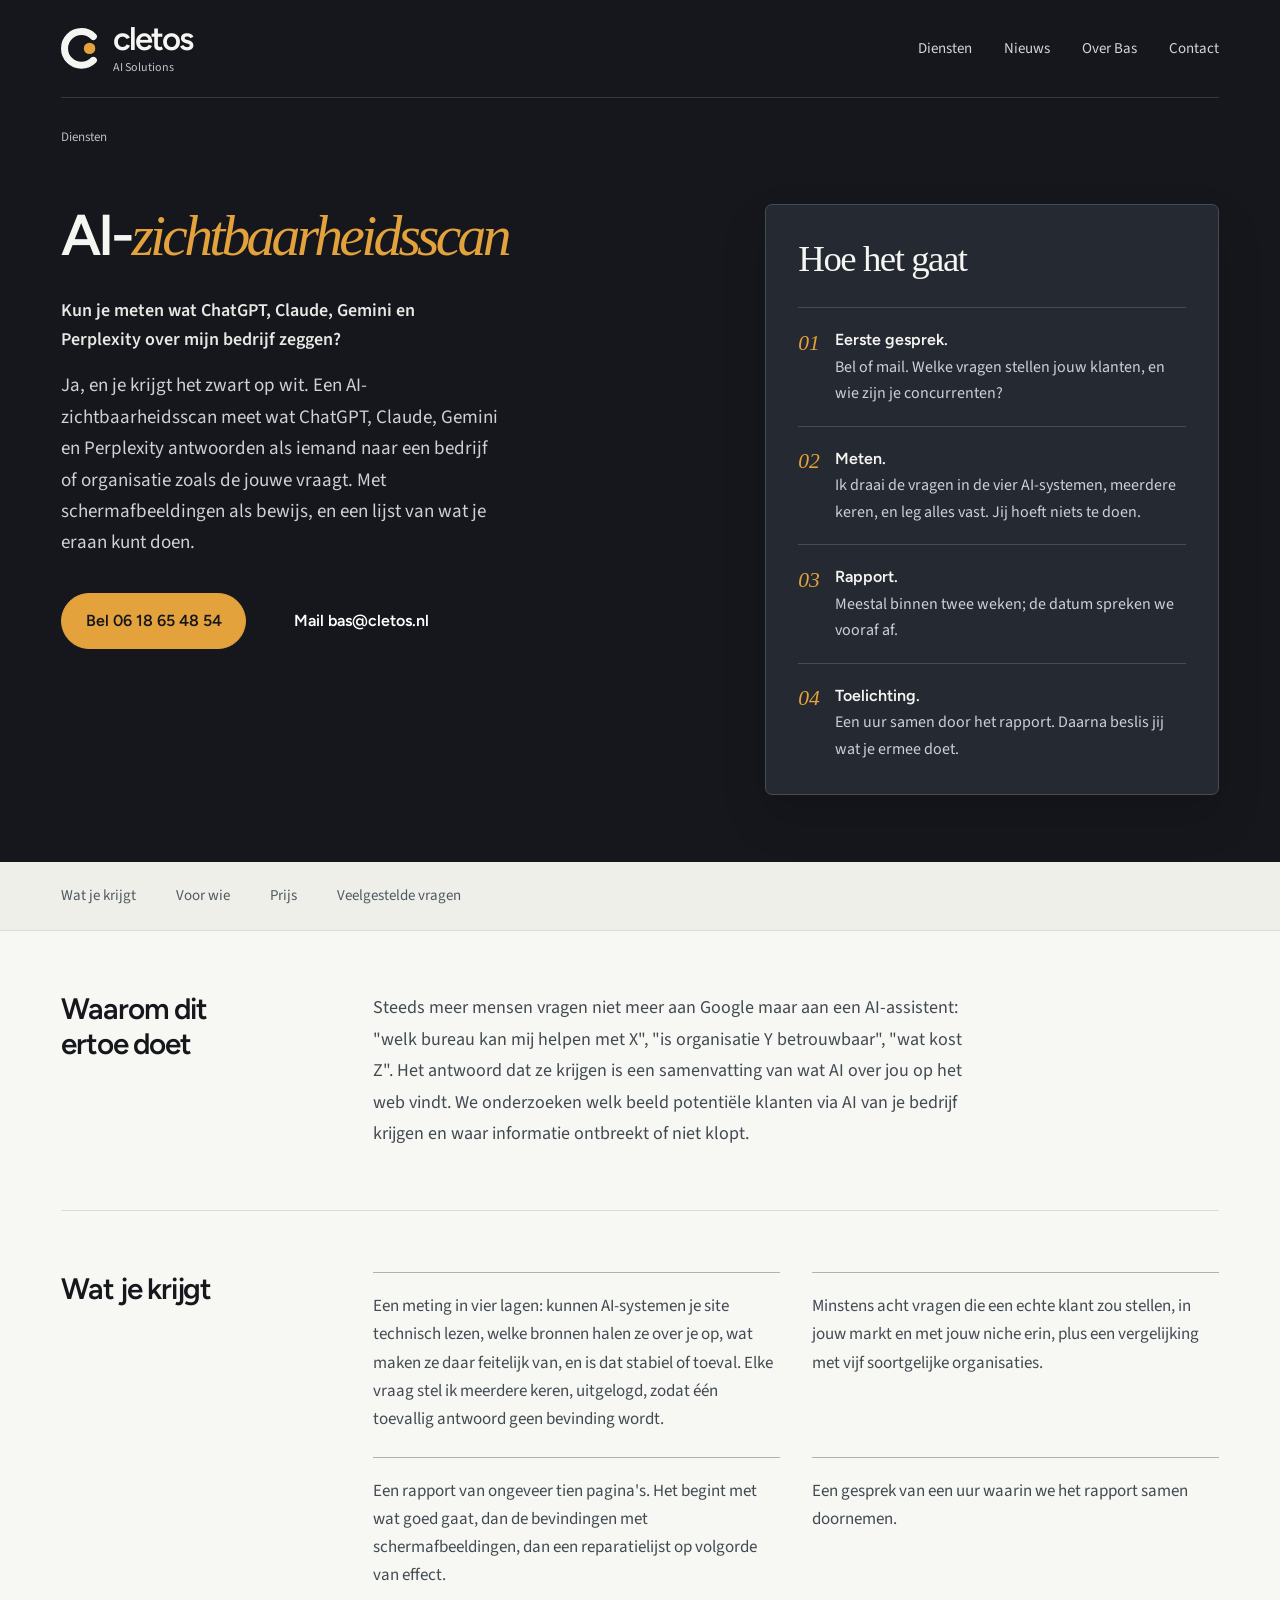
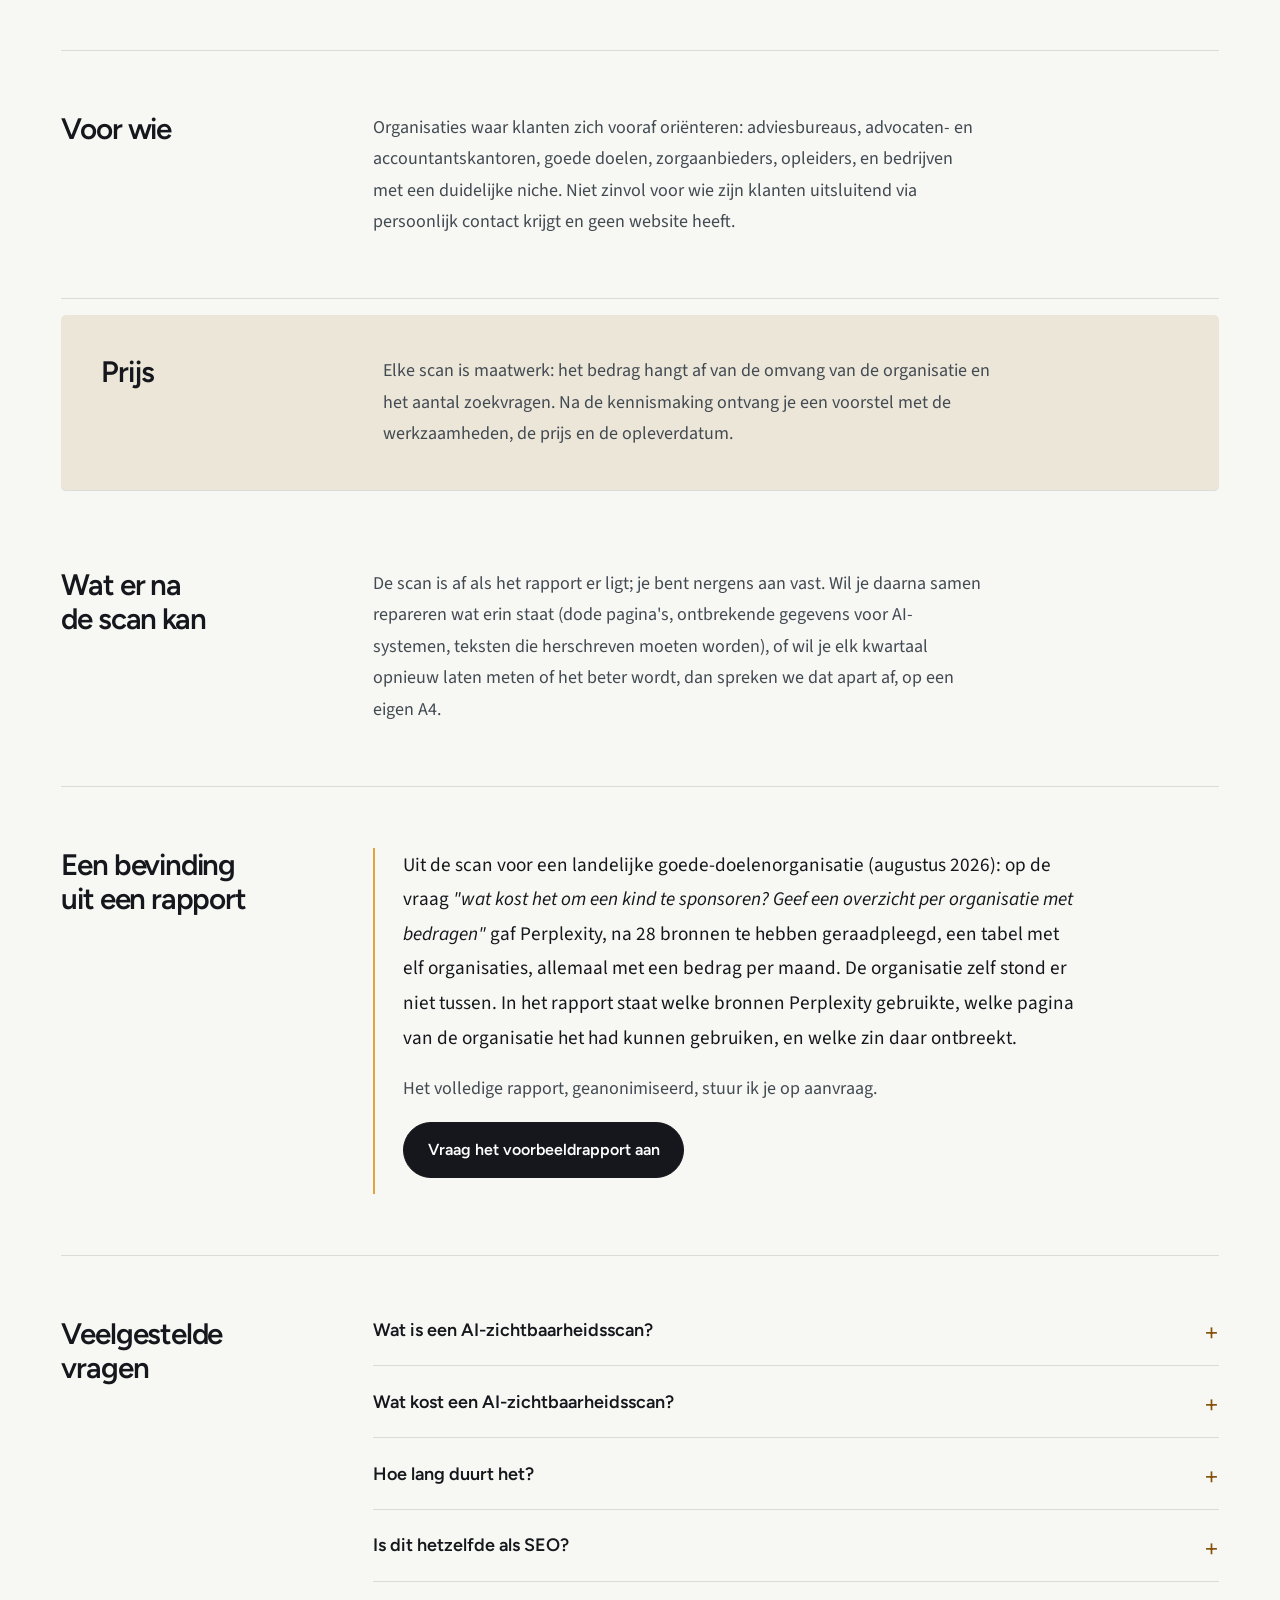
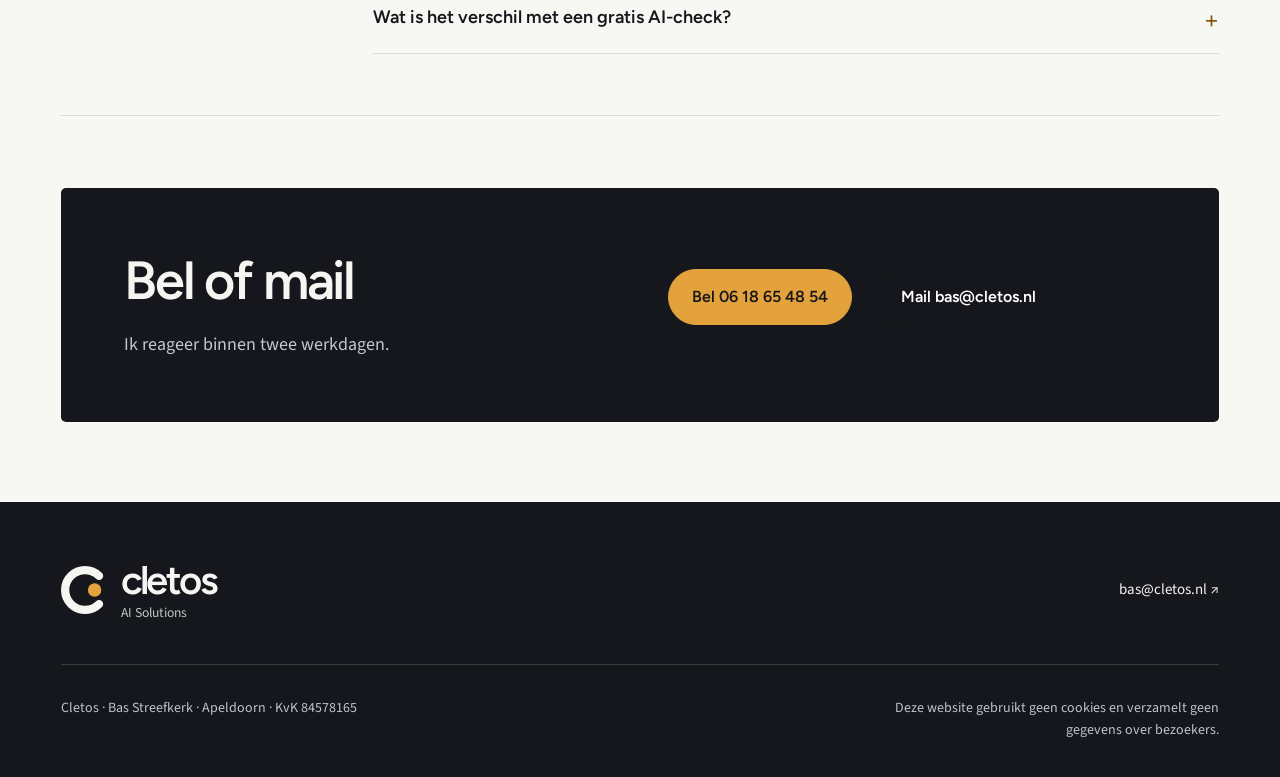
<file: ai-zichtbaarheidsscan/index.html>
<!doctype html>
<!-- 1 Korintiërs 3:11 -->
<html lang="nl">
<head>
  <meta charset="utf-8">
  <meta name="viewport" content="width=device-width, initial-scale=1">
  <title>Wat zegt AI over mijn bedrijf? De AI-zichtbaarheidsscan — Cletos</title>
  <meta name="description" content="Meet wat ChatGPT, Claude, Gemini en Perplexity over jouw organisatie zeggen tegen een potentiële klant. Rapport met schermafbeeldingen en reparatielijst.">
  <link rel="preconnect" href="https://fonts.googleapis.com">
  <link rel="preconnect" href="https://fonts.gstatic.com" crossorigin>
  <link href="https://fonts.googleapis.com/css2?family=Figtree:wght@600;700&amp;family=Source+Sans+3:ital,wght@0,400;0,600;1,400&amp;display=swap" rel="stylesheet">
  <link rel="stylesheet" href="../styles.css?v=merged-2">
  <link rel="icon" href="../assets/favicon.svg" type="image/svg+xml">
  <link rel="canonical" href="https://cletos.nl/ai-zichtbaarheidsscan/">
  <meta property="og:type" content="article">
  <meta property="og:title" content="Wat zegt AI over mijn bedrijf? De AI-zichtbaarheidsscan — Cletos">
  <meta property="og:description" content="Meet wat ChatGPT, Claude, Gemini en Perplexity over jouw organisatie zeggen tegen een potentiële klant. Rapport met schermafbeeldingen en reparatielijst.">
  <meta property="og:url" content="https://cletos.nl/ai-zichtbaarheidsscan/">
  <meta property="og:image" content="https://cletos.nl/assets/og.png">
  <meta property="og:image:width" content="1200">
  <meta property="og:image:height" content="630">
  <meta name="twitter:card" content="summary_large_image">
  <meta property="og:locale" content="nl_NL">
  <script type="application/ld+json">
{
  "@context": "https://schema.org",
  "@type": "FAQPage",
  "mainEntity": [
    {
      "@type": "Question",
      "name": "Wat is een AI-zichtbaarheidsscan?",
      "acceptedAnswer": {
        "@type": "Answer",
        "text": "Een meting van wat AI-systemen zoals ChatGPT, Claude, Gemini en Perplexity over een organisatie zeggen tegen iemand die klant wil worden, met schermafbeeldingen als bewijs en een lijst van verbeterpunten."
      }
    },
    {
      "@type": "Question",
      "name": "Wat kost een AI-zichtbaarheidsscan?",
      "acceptedAnswer": {
        "@type": "Answer",
        "text": "Dat hangt af van de omvang van de organisatie en het aantal zoekvragen. Inbegrepen zijn altijd de meting, het rapport en een toelichtingsgesprek van een uur. Het bedrag staat vooraf op één A4, vóór we beginnen."
      }
    },
    {
      "@type": "Question",
      "name": "Hoe lang duurt het?",
      "acceptedAnswer": {
        "@type": "Answer",
        "text": "Meestal ongeveer twee weken van het eerste gesprek tot rapport; de afgesproken datum staat op het A4. Jij hoeft ondertussen niets aan te leveren."
      }
    },
    {
      "@type": "Question",
      "name": "Is dit hetzelfde als SEO?",
      "acceptedAnswer": {
        "@type": "Answer",
        "text": "Nee. SEO gaat over je positie in de zoekresultaten van Google. Deze scan gaat over wat AI-assistenten over je vertellen en welke bronnen ze daarvoor gebruiken. Dat overlapt, maar het is een ander antwoord op een andere vraag."
      }
    },
    {
      "@type": "Question",
      "name": "Wat is het verschil met een gratis AI-check?",
      "acceptedAnswer": {
        "@type": "Answer",
        "text": "Een gratis check stelt meestal een paar vragen één keer en geeft een score. Een AI-systeem antwoordt op dezelfde vraag niet elke keer hetzelfde, dus één antwoord kan toeval zijn. In deze scan stel ik elke vraag meerdere keren, uitgelogd, en tel ik hoe vaak je genoemd wordt. Ik leg de antwoorden letterlijk vast met schermafbeeldingen, vergelijk je met vijf soortgelijke organisaties, en zoek bij elke bevinding de oorzaak op je eigen site. Wil je eerst snel kijken of AI je kent, dan is een gratis check een prima begin."
      }
    }
  ]
}
  </script>
</head>
<body>
<a class="skip-link" href="#top">Naar de inhoud</a>
<header class="site-header"><div class="header-inner"><a class="lockup" href="../" aria-label="Cletos, naar de startpagina">
    <svg class="mark" viewbox="0 0 100 100" aria-hidden="true"><path d="M79.3 20.7 A41.4 41.4 0 1 0 79.3 79.3" fill="none" stroke="currentColor" stroke-width="17.2" stroke-linecap="round"></path><circle cx="70" cy="50" r="14" fill="#E3A23B"></circle></svg>
    <span class="stack"><span class="wordmark">cletos</span><span class="tagline">AI Solutions</span></span>
  </a><nav aria-label="Hoofdnavigatie">
    <a href="../diensten/">Diensten</a>
    <a href="../nieuws/">Nieuws</a>
    <a href="../over-bas/">Over Bas</a>
    <a href="../contact/">Contact</a>
  </nav></div></header>
<main id="top"><section class="service-hero"><div class="container"><p class="service-crumb"><a href="../diensten/">Diensten</a></p><div class="service-hero-grid"><div class="service-intro"><h1>AI-<em>zichtbaarheidsscan</em></h1><p class="service-question">Kun je meten wat ChatGPT, Claude, Gemini en Perplexity over mijn bedrijf zeggen?</p><p class="service-lead">Ja, en je krijgt het zwart op wit. Een AI-zichtbaarheidsscan meet wat ChatGPT, Claude, Gemini en Perplexity antwoorden als iemand naar een bedrijf of organisatie zoals de jouwe vraagt. Met schermafbeeldingen als bewijs, en een lijst van wat je eraan kunt doen.</p><div class="actions">
      <a class="button gold" href="tel:+31618654854">Bel 06 18 65 48 54</a>
      <a class="button ghost" href="mailto:bas@cletos.nl?subject=Eerste%20gesprek&amp;body=Mijn%20bedrijf%3A%20%0A%0AWat%20me%20tijd%20kost%20of%20niet%20goed%20loopt%3A%20%0A%0AHoe%20vaak%20dat%20terugkomt%3A%20%0A%0AWanneer%20je%20me%20kunt%20bellen%3A%20">Mail bas@cletos.nl</a>
    </div></div><aside class="method-panel" id="werkwijze" aria-label="Hoe het gaat"><h2>Hoe het gaat</h2><ol class="method-steps">
      <li><strong>Eerste gesprek.</strong> Bel of mail. Welke vragen stellen jouw klanten, en wie zijn je concurrenten?</li>
      <li><strong>Meten.</strong> Ik draai de vragen in de vier AI-systemen, meerdere keren, en leg alles vast. Jij hoeft niets te doen.</li>
      <li><strong>Rapport.</strong> Meestal binnen twee weken; de datum spreken we vooraf af.</li>
      <li><strong>Toelichting.</strong> Een uur samen door het rapport. Daarna beslis jij wat je ermee doet.</li>
    </ol></aside></div></div></section><nav class="service-jumps" aria-label="Op deze pagina"><div class="container"><a href="#resultaat">Wat je krijgt</a><a href="#voor-wie">Voor wie</a><a href="#prijs">Prijs</a><a href="#faq">Veelgestelde vragen</a></div></nav><div class="container service-body"><section class="service-section" id="waarom"><div class="section-label"><h2>Waarom dit ertoe doet</h2></div><div class="section-content">
    
    <p>Steeds meer mensen vragen niet meer aan Google maar aan een AI-assistent: "welk bureau kan mij helpen met X", "is organisatie Y betrouwbaar", "wat kost Z". Het antwoord dat ze krijgen is een samenvatting van wat AI over jou op het web vindt. We onderzoeken welk beeld potentiële klanten via AI van je bedrijf krijgen en waar informatie ontbreekt of niet klopt.</p>
  </div></section><section class="service-section" id="resultaat"><div class="section-label"><h2>Wat je krijgt</h2></div><div class="section-content">
    
    <ul class="delivery-list">
      <li>Een meting in vier lagen: kunnen AI-systemen je site technisch lezen, welke bronnen halen ze over je op, wat maken ze daar feitelijk van, en is dat stabiel of toeval. Elke vraag stel ik meerdere keren, uitgelogd, zodat één toevallig antwoord geen bevinding wordt.</li>
      <li>Minstens acht vragen die een echte klant zou stellen, in jouw markt en met jouw niche erin, plus een vergelijking met vijf soortgelijke organisaties.</li>
      <li>Een rapport van ongeveer tien pagina's. Het begint met wat goed gaat, dan de bevindingen met schermafbeeldingen, dan een reparatielijst op volgorde van effect.</li>
      <li>Een gesprek van een uur waarin we het rapport samen doornemen.</li>
    </ul>
  </div></section><section class="service-section" id="voor-wie"><div class="section-label"><h2>Voor wie</h2></div><div class="section-content">
    
    <p>Organisaties waar klanten zich vooraf oriënteren: adviesbureaus, advocaten- en accountantskantoren, goede doelen, zorgaanbieders, opleiders, en bedrijven met een duidelijke niche. Niet zinvol voor wie zijn klanten uitsluitend via persoonlijk contact krijgt en geen website heeft.</p>
  </div></section><section class="service-section agreement-section" id="prijs"><div class="section-label"><h2>Prijs</h2></div><div class="section-content">
    
    <p>Elke scan is maatwerk: het bedrag hangt af van de omvang van de organisatie en het aantal zoekvragen. Na de kennismaking ontvang je een voorstel met de werkzaamheden, de prijs en de opleverdatum.</p>
  </div></section><section class="service-section" id="vervolg"><div class="section-label"><h2>Wat er na de scan kan</h2></div><div class="section-content">
    
    <p>De scan is af als het rapport er ligt; je bent nergens aan vast. Wil je daarna samen repareren wat erin staat (dode pagina's, ontbrekende gegevens voor AI-systemen, teksten die herschreven moeten worden), of wil je elk kwartaal opnieuw laten meten of het beter wordt, dan spreken we dat apart af, op een eigen A4.</p>
  </div></section><section class="service-section report-section" id="rapport"><div class="section-label"><h2>Een bevinding uit een rapport</h2></div><div class="section-content">
    
    <p>Uit de scan voor een landelijke goede-doelenorganisatie (augustus 2026): op de vraag <em>"wat kost het om een kind te sponsoren? Geef een overzicht per organisatie met bedragen"</em> gaf Perplexity, na 28 bronnen te hebben geraadpleegd, een tabel met elf organisaties, allemaal met een bedrag per maand. De organisatie zelf stond er niet tussen. In het rapport staat welke bronnen Perplexity gebruikte, welke pagina van de organisatie het had kunnen gebruiken, en welke zin daar ontbreekt.</p>
    <p>Het volledige rapport, geanonimiseerd, stuur ik je op aanvraag.</p>
    <div class="actions"><a class="button secondary" href="mailto:bas@cletos.nl?subject=Voorbeeldrapport%20AI-zichtbaarheidsscan">Vraag het voorbeeldrapport aan</a></div>
  </div></section><section class="service-section" id="faq"><div class="section-label"><h2>Veelgestelde vragen</h2></div><div class="section-content">
    
      <details class="faq-item"><summary>Wat is een AI-zichtbaarheidsscan?</summary><p>Een meting van wat AI-systemen zoals ChatGPT, Claude, Gemini en Perplexity over een organisatie zeggen tegen iemand die klant wil worden, met schermafbeeldingen als bewijs en een lijst van verbeterpunten.</p></details>
      <details class="faq-item"><summary>Wat kost een AI-zichtbaarheidsscan?</summary><p>Dat hangt af van de omvang van de organisatie en het aantal zoekvragen. Inbegrepen zijn altijd de meting, het rapport en een toelichtingsgesprek van een uur. Het bedrag staat vooraf op één A4, vóór we beginnen.</p></details>
      <details class="faq-item"><summary>Hoe lang duurt het?</summary><p>Meestal ongeveer twee weken van het eerste gesprek tot rapport; de afgesproken datum staat op het A4. Jij hoeft ondertussen niets aan te leveren.</p></details>
      <details class="faq-item"><summary>Is dit hetzelfde als SEO?</summary><p>Nee. SEO gaat over je positie in de zoekresultaten van Google. Deze scan gaat over wat AI-assistenten over je vertellen en welke bronnen ze daarvoor gebruiken. Dat overlapt, maar het is een ander antwoord op een andere vraag.</p></details>
      <details class="faq-item"><summary>Wat is het verschil met een gratis AI-check?</summary><p>Een gratis check stelt meestal een paar vragen één keer en geeft een score. Een AI-systeem antwoordt op dezelfde vraag niet elke keer hetzelfde, dus één antwoord kan toeval zijn. In deze scan stel ik elke vraag meerdere keren, uitgelogd, en tel ik hoe vaak je genoemd wordt. Ik leg de antwoorden letterlijk vast met schermafbeeldingen, vergelijk je met vijf soortgelijke organisaties, en zoek bij elke bevinding de oorzaak op je eigen site. Wil je eerst snel kijken of AI je kent, dan is een gratis check een prima begin.</p></details>
  </div></section><section class="contact-band" id="contact"><div class="contact-heading"><h2>Bel of mail</h2><p>Ik reageer binnen twee werkdagen.</p></div><div class="actions">
      <a class="button gold" href="tel:+31618654854">Bel 06 18 65 48 54</a>
      <a class="button ghost" href="mailto:bas@cletos.nl?subject=Eerste%20gesprek&amp;body=Mijn%20bedrijf%3A%20%0A%0AWat%20me%20tijd%20kost%20of%20niet%20goed%20loopt%3A%20%0A%0AHoe%20vaak%20dat%20terugkomt%3A%20%0A%0AWanneer%20je%20me%20kunt%20bellen%3A%20">Mail bas@cletos.nl</a>
    </div></section></div></main>
<footer class="site-footer"><!-- 2 Korintiërs 13:13 --><div class="container"><div class="footer-top"><a class="lockup" href="../" aria-label="Cletos, naar de startpagina">
    <svg class="mark" viewbox="0 0 100 100"><path d="M79.3 20.7 A41.4 41.4 0 1 0 79.3 79.3" fill="none" stroke="currentColor" stroke-width="17.2" stroke-linecap="round"></path><circle cx="70" cy="50" r="14" fill="#E3A23B"></circle></svg>
    <span class="stack"><span class="wordmark">cletos</span><span class="tagline">AI Solutions</span></span>
  </a><a href="mailto:bas@cletos.nl?subject=Eerste%20gesprek&amp;body=Mijn%20bedrijf%3A%20%0A%0AWat%20me%20tijd%20kost%20of%20niet%20goed%20loopt%3A%20%0A%0AHoe%20vaak%20dat%20terugkomt%3A%20%0A%0AWanneer%20je%20me%20kunt%20bellen%3A%20">bas@cletos.nl <span aria-hidden="true">↗</span></a></div><div class="footer-bottom"><p>Cletos · Bas Streefkerk · Apeldoorn · KvK 84578165</p><p>Deze website gebruikt geen cookies en verzamelt geen gegevens over bezoekers.</p></div></div></footer>
<script>console.log("Johannes 16:13");</script>
</body>
</html>
</file>
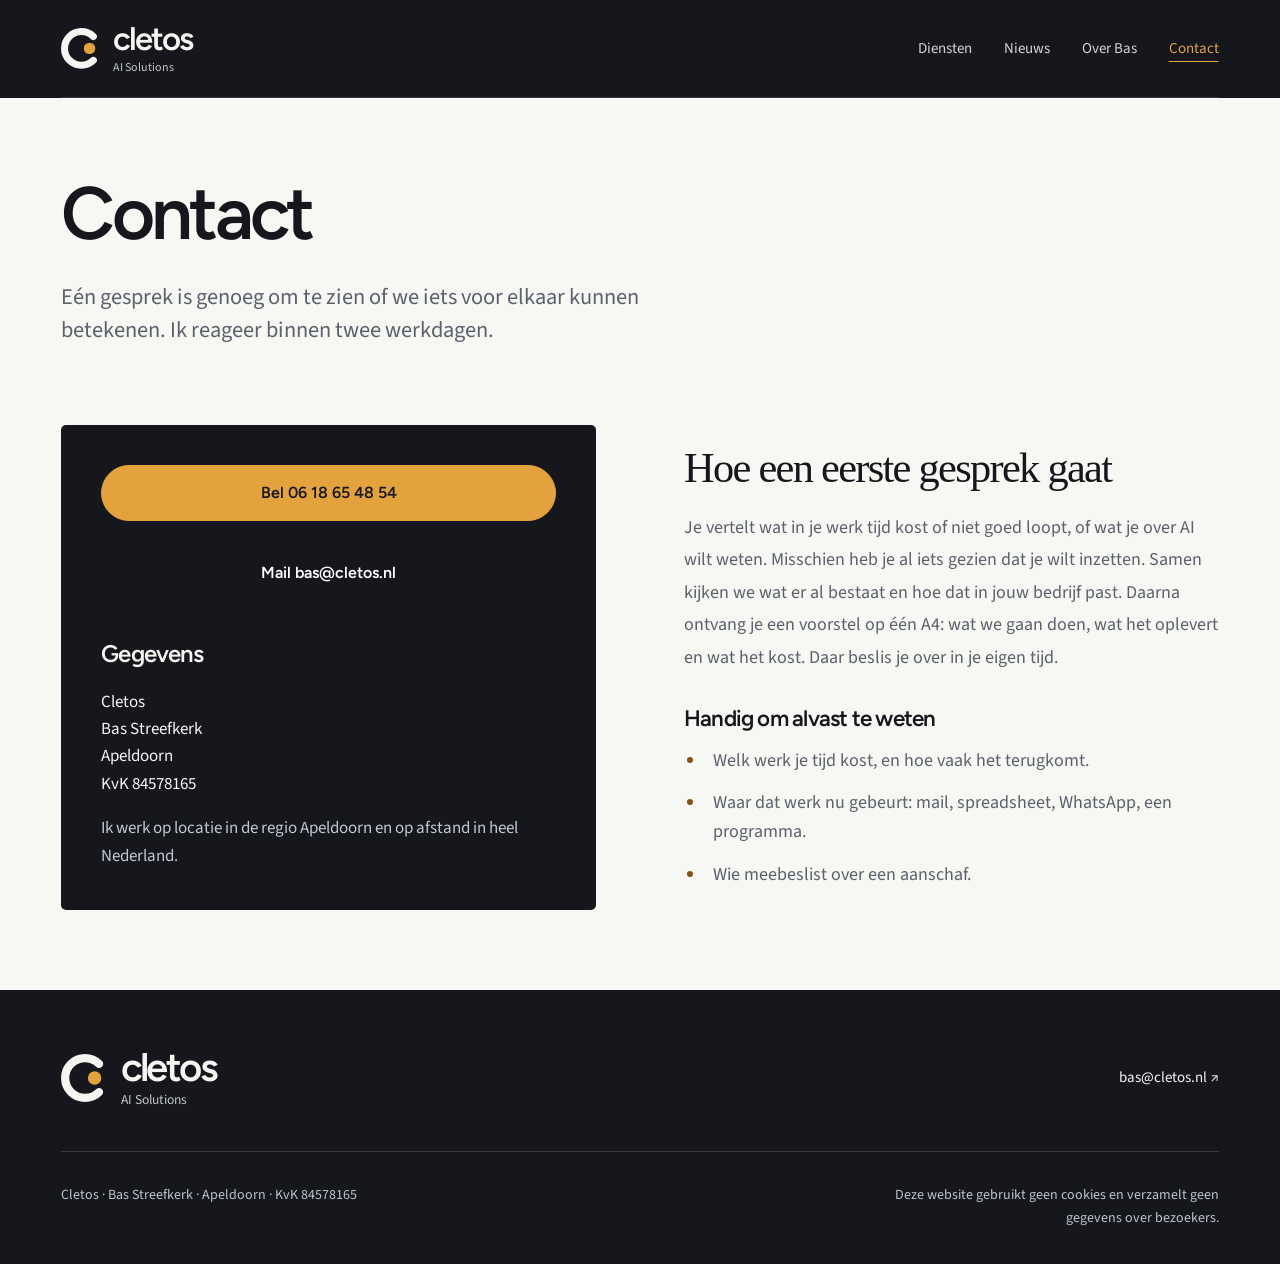
<file: contact/index.html>
<!doctype html>
<!-- 1 Korintiërs 3:11 -->
<html lang="nl">
<head>
  <meta charset="utf-8">
  <meta name="viewport" content="width=device-width, initial-scale=1">
  <title>Contact — Cletos</title>
  <meta name="description" content="Bel of mail Bas Streefkerk van Cletos in Apeldoorn.">
  <link rel="preconnect" href="https://fonts.googleapis.com">
  <link rel="preconnect" href="https://fonts.gstatic.com" crossorigin>
  <link href="https://fonts.googleapis.com/css2?family=Figtree:wght@600;700&amp;family=Source+Sans+3:ital,wght@0,400;0,600;1,400&amp;display=swap" rel="stylesheet">
  <link rel="icon" href="../assets/favicon.svg" type="image/svg+xml">
  <link rel="canonical" href="https://cletos.nl/contact/">
  <meta property="og:type" content="website">
  <meta property="og:title" content="Contact — Cletos">
  <meta property="og:description" content="Bel of mail Bas Streefkerk van Cletos in Apeldoorn.">
  <meta property="og:url" content="https://cletos.nl/contact/">
  <meta property="og:image" content="https://cletos.nl/assets/og.png">
  <meta property="og:image:width" content="1200">
  <meta property="og:image:height" content="630">
  <meta name="twitter:card" content="summary_large_image">
  <meta property="og:locale" content="nl_NL">
  <link rel="stylesheet" href="../styles.css?v=merged-2">
</head>
<body>
<a class="skip-link" href="#top">Naar de inhoud</a>
<header class="site-header"><div class="header-inner"><a class="lockup" href="../" aria-label="Cletos, naar de startpagina">
    <svg class="mark" viewbox="0 0 100 100" aria-hidden="true"><path d="M79.3 20.7 A41.4 41.4 0 1 0 79.3 79.3" fill="none" stroke="currentColor" stroke-width="17.2" stroke-linecap="round"></path><circle cx="70" cy="50" r="14" fill="#E3A23B"></circle></svg>
    <span class="stack"><span class="wordmark">cletos</span><span class="tagline">AI Solutions</span></span>
  </a><nav aria-label="Hoofdnavigatie">
    <a href="../diensten/">Diensten</a>
    <a href="../nieuws/">Nieuws</a>
    <a href="../over-bas/">Over Bas</a>
    <a href="../contact/" aria-current="page">Contact</a>
  </nav></div></header>
<main id="top"><div class="container contact-page"><div class="page-intro"><h1>Contact</h1><p class="lead">Eén gesprek is genoeg om te zien of we iets voor elkaar kunnen betekenen. Ik reageer binnen twee werkdagen.</p></div><div class="contact-grid"><div class="contact-card"><div class="actions">
    <a class="button gold" href="tel:+31618654854">Bel 06 18 65 48 54</a>
    <a class="button ghost" href="mailto:bas@cletos.nl?subject=Eerste%20gesprek&amp;body=Mijn%20bedrijf%3A%20%0A%0AWat%20me%20tijd%20kost%20of%20niet%20goed%20loopt%3A%20%0A%0AHoe%20vaak%20dat%20terugkomt%3A%20%0A%0AWanneer%20je%20me%20kunt%20bellen%3A%20">Mail bas@cletos.nl</a>
  </div>
    <h2>Gegevens</h2>
    <p>Cletos<br>Bas Streefkerk<br>Apeldoorn<br>KvK 84578165</p>
    <p>Ik werk op locatie in de regio Apeldoorn en op afstand in heel Nederland.</p>
  </div><div class="first-call">
    <h2>Hoe een eerste gesprek gaat</h2>
    <p>Je vertelt wat in je werk tijd kost of niet goed loopt, of wat je over AI wilt weten. Misschien heb je al iets gezien dat je wilt inzetten. Samen kijken we wat er al bestaat en hoe dat in jouw bedrijf past. Daarna ontvang je een voorstel op één A4: wat we gaan doen, wat het oplevert en wat het kost. Daar beslis je over in je eigen tijd.</p>
    <h3>Handig om alvast te weten</h3>
    <ul class="checks">
      <li>Welk werk je tijd kost, en hoe vaak het terugkomt.</li>
      <li>Waar dat werk nu gebeurt: mail, spreadsheet, WhatsApp, een programma.</li>
      <li>Wie meebeslist over een aanschaf.</li>
    </ul>
  </div></div></div></main>
<footer class="site-footer"><!-- 2 Korintiërs 13:13 --><div class="container"><div class="footer-top"><a class="lockup" href="../" aria-label="Cletos, naar de startpagina">
    <svg class="mark" viewbox="0 0 100 100"><path d="M79.3 20.7 A41.4 41.4 0 1 0 79.3 79.3" fill="none" stroke="currentColor" stroke-width="17.2" stroke-linecap="round"></path><circle cx="70" cy="50" r="14" fill="#E3A23B"></circle></svg>
    <span class="stack"><span class="wordmark">cletos</span><span class="tagline">AI Solutions</span></span>
  </a><a href="mailto:bas@cletos.nl?subject=Eerste%20gesprek&amp;body=Mijn%20bedrijf%3A%20%0A%0AWat%20me%20tijd%20kost%20of%20niet%20goed%20loopt%3A%20%0A%0AHoe%20vaak%20dat%20terugkomt%3A%20%0A%0AWanneer%20je%20me%20kunt%20bellen%3A%20">bas@cletos.nl <span aria-hidden="true">↗</span></a></div><div class="footer-bottom"><p>Cletos · Bas Streefkerk · Apeldoorn · KvK 84578165</p><p>Deze website gebruikt geen cookies en verzamelt geen gegevens over bezoekers.</p></div></div></footer>
<script>console.log("Johannes 16:13");</script>
</body>
</html>
</file>
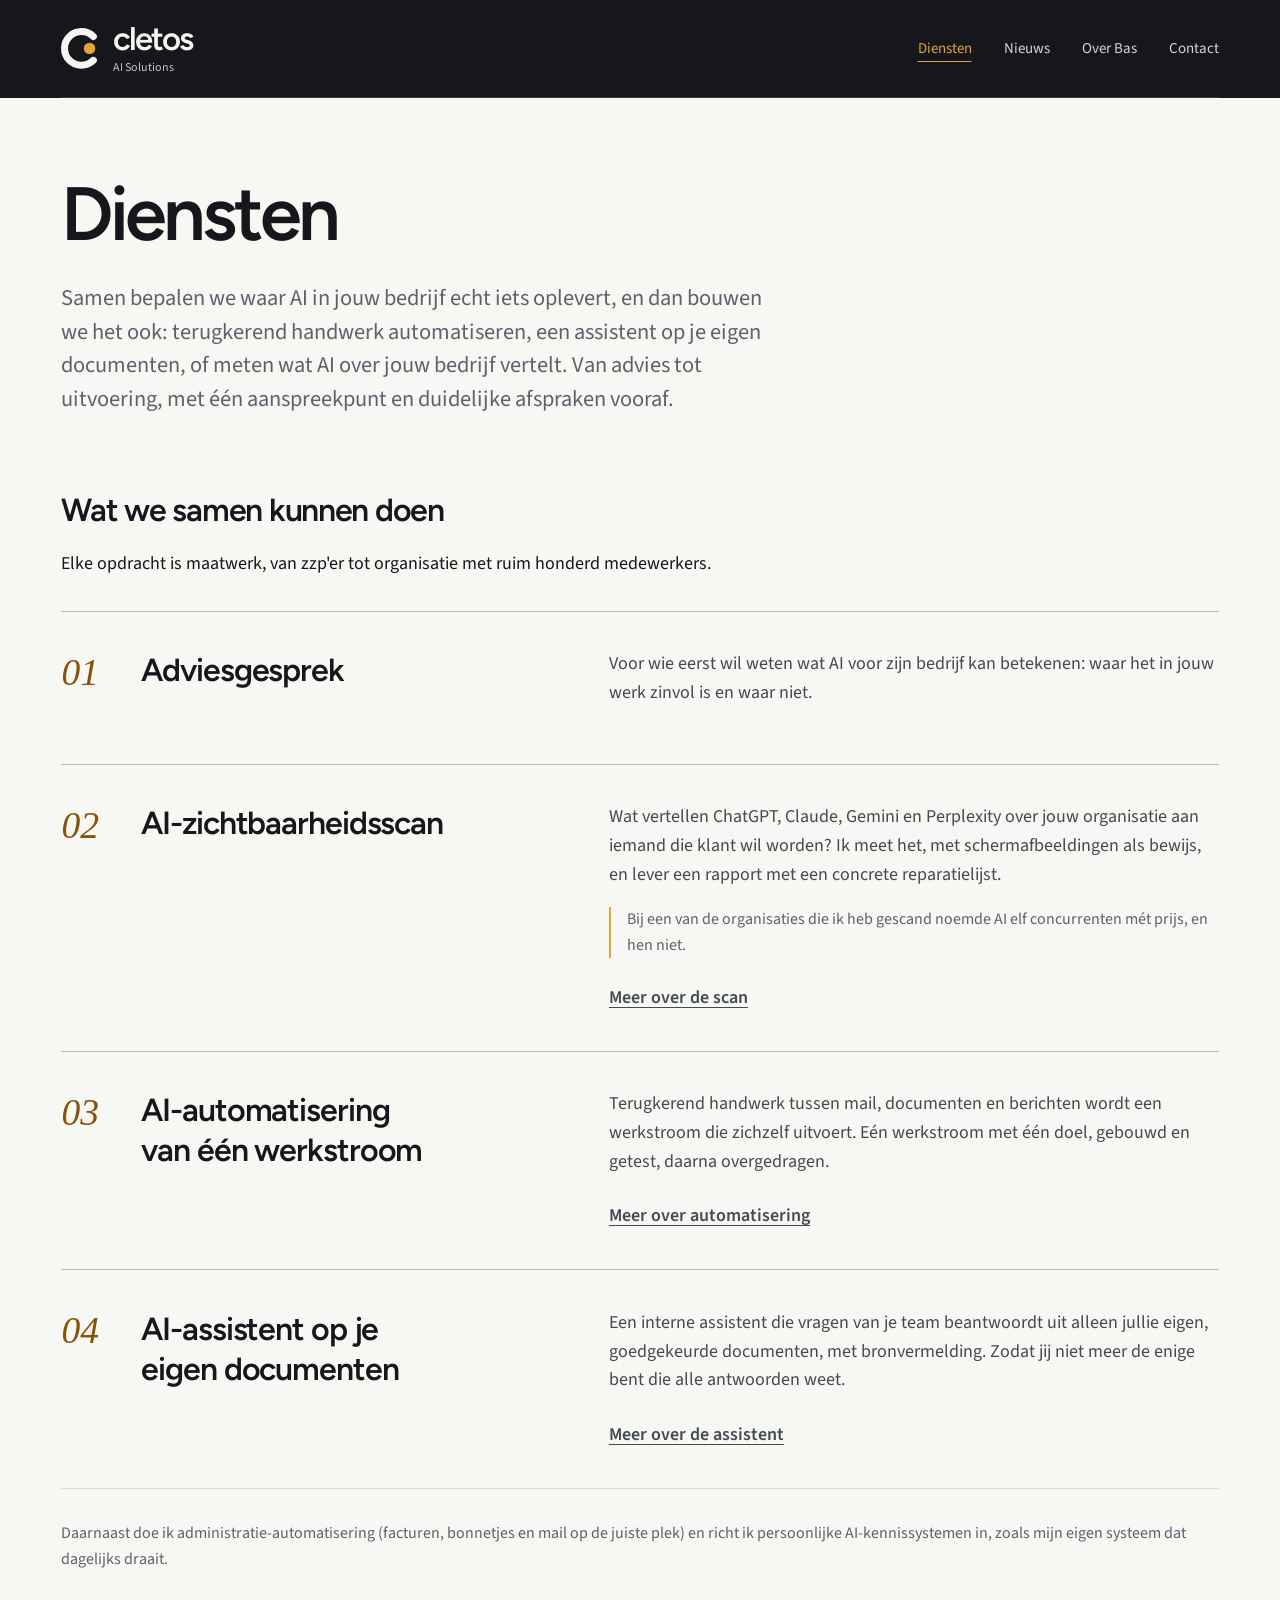
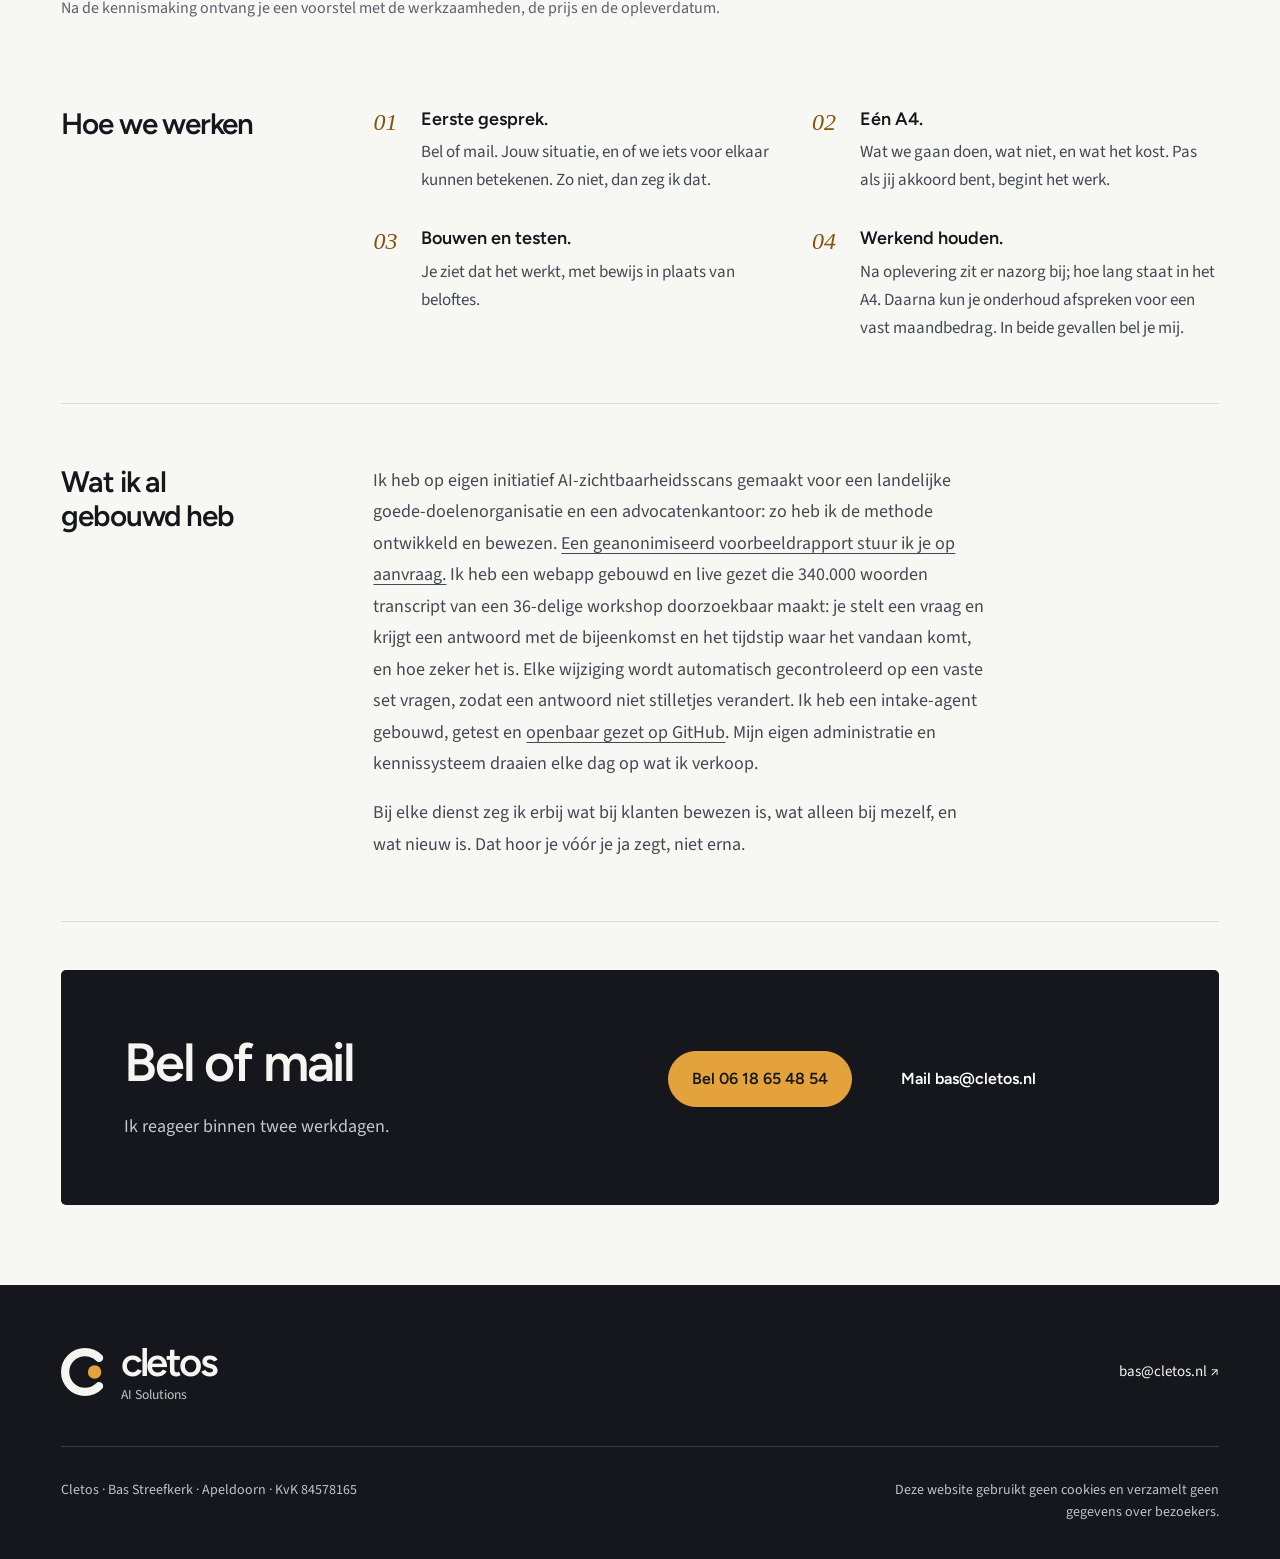
<file: diensten/index.html>
<!doctype html>
<!-- 1 Korintiërs 3:11 -->
<html lang="nl">
<head>
  <meta charset="utf-8">
  <meta name="viewport" content="width=device-width, initial-scale=1">
  <title>Diensten — Cletos</title>
  <meta name="description" content="AI-zichtbaarheidsscan, AI-automatisering en een AI-assistent op eigen documenten. Maatwerk per opdracht, één A4 vooraf.">
  <link rel="preconnect" href="https://fonts.googleapis.com">
  <link rel="preconnect" href="https://fonts.gstatic.com" crossorigin>
  <link href="https://fonts.googleapis.com/css2?family=Figtree:wght@600;700&amp;family=Source+Sans+3:ital,wght@0,400;0,600;1,400&amp;display=swap" rel="stylesheet">
  <link rel="icon" href="../assets/favicon.svg" type="image/svg+xml">
  <link rel="canonical" href="https://cletos.nl/diensten/">
  <meta property="og:type" content="website">
  <meta property="og:title" content="Diensten — Cletos">
  <meta property="og:description" content="AI-zichtbaarheidsscan, AI-automatisering en een AI-assistent op eigen documenten. Maatwerk per opdracht, één A4 vooraf.">
  <meta property="og:url" content="https://cletos.nl/diensten/">
  <meta property="og:image" content="https://cletos.nl/assets/og.png">
  <meta property="og:image:width" content="1200">
  <meta property="og:image:height" content="630">
  <meta name="twitter:card" content="summary_large_image">
  <meta property="og:locale" content="nl_NL">
  <link rel="stylesheet" href="../styles.css?v=merged-2">
</head>
<body>
<a class="skip-link" href="#top">Naar de inhoud</a>
<header class="site-header"><div class="header-inner"><a class="lockup" href="../" aria-label="Cletos, naar de startpagina">
    <svg class="mark" viewbox="0 0 100 100" aria-hidden="true"><path d="M79.3 20.7 A41.4 41.4 0 1 0 79.3 79.3" fill="none" stroke="currentColor" stroke-width="17.2" stroke-linecap="round"></path><circle cx="70" cy="50" r="14" fill="#E3A23B"></circle></svg>
    <span class="stack"><span class="wordmark">cletos</span><span class="tagline">AI Solutions</span></span>
  </a><nav aria-label="Hoofdnavigatie">
    <a href="../diensten/" aria-current="page">Diensten</a>
    <a href="../nieuws/">Nieuws</a>
    <a href="../over-bas/">Over Bas</a>
    <a href="../contact/">Contact</a>
  </nav></div></header>
<main id="top"><div class="container services-page"><div class="page-intro"><h1>Diensten</h1><p class="lead">Samen bepalen we waar AI in jouw bedrijf echt iets oplevert, en dan bouwen we het ook: terugkerend handwerk automatiseren, een assistent op je eigen documenten, of meten wat AI over jouw bedrijf vertelt. Van advies tot uitvoering, met één aanspreekpunt en duidelijke afspraken vooraf.</p></div><!-- 1 Korintiërs 4:2 --><section class="services-overview" id="diensten"><h2>Wat we samen kunnen doen</h2><p class="intro">Elke opdracht is maatwerk, van zzp'er tot organisatie met ruim honderd medewerkers.</p><div class="merged-service-list"><article class="merged-service-row"><span class="service-index" aria-hidden="true">01</span><h3 class="service-title"><span><a href="../contact/">Adviesgesprek</a></span></h3><div class="service-description"><p>Voor wie eerst wil weten wat AI voor zijn bedrijf kan betekenen: waar het in jouw werk zinvol is en waar niet.</p></div></article><article class="merged-service-row"><span class="service-index" aria-hidden="true">02</span><h3 class="service-title"><span><a href="../ai-zichtbaarheidsscan/">AI-zichtbaarheidsscan</a></span></h3><div class="service-description">
          <p>Wat vertellen ChatGPT, Claude, Gemini en Perplexity over jouw organisatie aan iemand die klant wil worden? Ik meet het, met schermafbeeldingen als bewijs, en lever een rapport met een concrete reparatielijst.</p>
          <p class="aside">Bij een van de organisaties die ik heb gescand noemde AI elf concurrenten mét prijs, en hen niet.</p>
          <a class="more" href="../ai-zichtbaarheidsscan/">Meer over de scan</a>
        </div></article><article class="merged-service-row"><span class="service-index" aria-hidden="true">03</span><h3 class="service-title"><span><a href="../ai-automatisering/">AI-automatisering van één werkstroom</a></span></h3><div class="service-description">
          <p>Terugkerend handwerk tussen mail, documenten en berichten wordt een werkstroom die zichzelf uitvoert. Eén werkstroom met één doel, gebouwd en getest, daarna overgedragen.</p>
          <a class="more" href="../ai-automatisering/">Meer over automatisering</a>
        </div></article><article class="merged-service-row"><span class="service-index" aria-hidden="true">04</span><h3 class="service-title"><span><a href="../ai-assistent/">AI-assistent op je eigen documenten</a></span></h3><div class="service-description">
          <p>Een interne assistent die vragen van je team beantwoordt uit alleen jullie eigen, goedgekeurde documenten, met bronvermelding. Zodat jij niet meer de enige bent die alle antwoorden weet.</p>
          <a class="more" href="../ai-assistent/">Meer over de assistent</a>
        </div></article></div><p class="also">Daarnaast doe ik administratie-automatisering (facturen, bonnetjes en mail op de juiste plek) en richt ik persoonlijke AI-kennissystemen in, zoals mijn eigen systeem dat dagelijks draait.</p><p class="also">Na de kennismaking ontvang je een voorstel met de werkzaamheden, de prijs en de opleverdatum.</p></section><section class="service-section" id="werkwijze"><div class="section-label"><h2>Hoe we werken</h2></div><div class="section-content">
    
    <ol class="process-list">
      <li><strong>Eerste gesprek.</strong> Bel of mail. Jouw situatie, en of we iets voor elkaar kunnen betekenen. Zo niet, dan zeg ik dat.</li>
      <li><strong>Eén A4.</strong> Wat we gaan doen, wat niet, en wat het kost. Pas als jij akkoord bent, begint het werk.</li>
      <li><strong>Bouwen en testen.</strong> Je ziet dat het werkt, met bewijs in plaats van beloftes.</li>
      <li><strong>Werkend houden.</strong> Na oplevering zit er nazorg bij; hoe lang staat in het A4. Daarna kun je onderhoud afspreken voor een vast maandbedrag. In beide gevallen bel je mij.</li>
    </ol>
  </div></section><section class="service-section" id="bewijs"><div class="section-label"><h2>Wat ik al gebouwd heb</h2></div><div class="section-content">
    
    <p>Ik heb op eigen initiatief AI-zichtbaarheidsscans gemaakt voor een landelijke goede-doelenorganisatie en een advocatenkantoor: zo heb ik de methode ontwikkeld en bewezen. <a href="mailto:bas@cletos.nl?subject=Voorbeeldrapport%20AI-zichtbaarheidsscan">Een geanonimiseerd voorbeeldrapport stuur ik je op aanvraag.</a> Ik heb een webapp gebouwd en live gezet die 340.000 woorden transcript van een 36-delige workshop doorzoekbaar maakt: je stelt een vraag en krijgt een antwoord met de bijeenkomst en het tijdstip waar het vandaan komt, en hoe zeker het is. Elke wijziging wordt automatisch gecontroleerd op een vaste set vragen, zodat een antwoord niet stilletjes verandert. Ik heb een intake-agent gebouwd, getest en <a href="https://github.com/streefkerkshipping/personal-ai-command-center">openbaar gezet op GitHub</a>. Mijn eigen administratie en kennissysteem draaien elke dag op wat ik verkoop.</p>
    <p>Bij elke dienst zeg ik erbij wat bij klanten bewezen is, wat alleen bij mezelf, en wat nieuw is. Dat hoor je vóór je ja zegt, niet erna.</p>
  </div></section><section class="contact-band" id="contact"><div class="contact-heading"><h2>Bel of mail</h2><p>Ik reageer binnen twee werkdagen.</p></div><div class="actions">
      <a class="button gold" href="tel:+31618654854">Bel 06 18 65 48 54</a>
      <a class="button ghost" href="mailto:bas@cletos.nl?subject=Eerste%20gesprek&amp;body=Mijn%20bedrijf%3A%20%0A%0AWat%20me%20tijd%20kost%20of%20niet%20goed%20loopt%3A%20%0A%0AHoe%20vaak%20dat%20terugkomt%3A%20%0A%0AWanneer%20je%20me%20kunt%20bellen%3A%20">Mail bas@cletos.nl</a>
    </div></section></div></main>
<footer class="site-footer"><!-- 2 Korintiërs 13:13 --><div class="container"><div class="footer-top"><a class="lockup" href="../" aria-label="Cletos, naar de startpagina">
    <svg class="mark" viewbox="0 0 100 100"><path d="M79.3 20.7 A41.4 41.4 0 1 0 79.3 79.3" fill="none" stroke="currentColor" stroke-width="17.2" stroke-linecap="round"></path><circle cx="70" cy="50" r="14" fill="#E3A23B"></circle></svg>
    <span class="stack"><span class="wordmark">cletos</span><span class="tagline">AI Solutions</span></span>
  </a><a href="mailto:bas@cletos.nl?subject=Eerste%20gesprek&amp;body=Mijn%20bedrijf%3A%20%0A%0AWat%20me%20tijd%20kost%20of%20niet%20goed%20loopt%3A%20%0A%0AHoe%20vaak%20dat%20terugkomt%3A%20%0A%0AWanneer%20je%20me%20kunt%20bellen%3A%20">bas@cletos.nl <span aria-hidden="true">↗</span></a></div><div class="footer-bottom"><p>Cletos · Bas Streefkerk · Apeldoorn · KvK 84578165</p><p>Deze website gebruikt geen cookies en verzamelt geen gegevens over bezoekers.</p></div></div></footer>
<script>console.log("Johannes 16:13");</script>
</body>
</html>
</file>
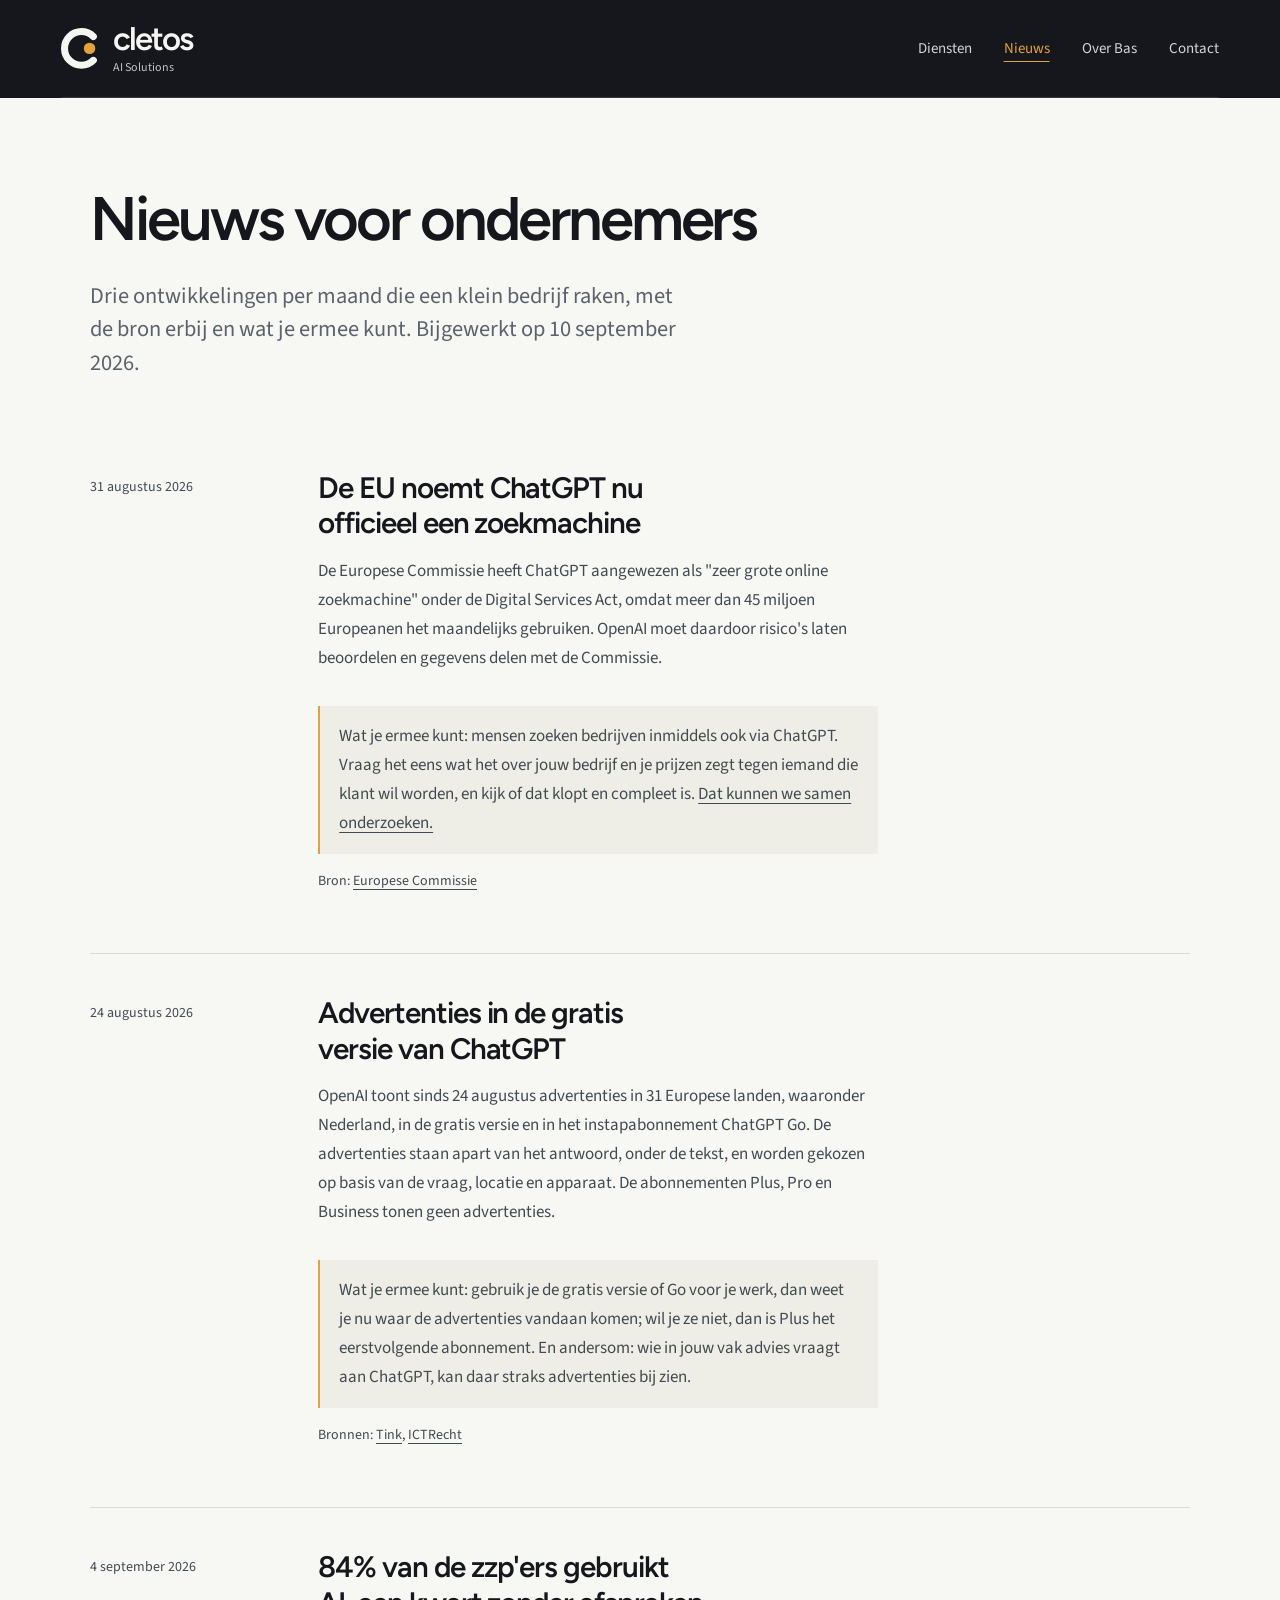
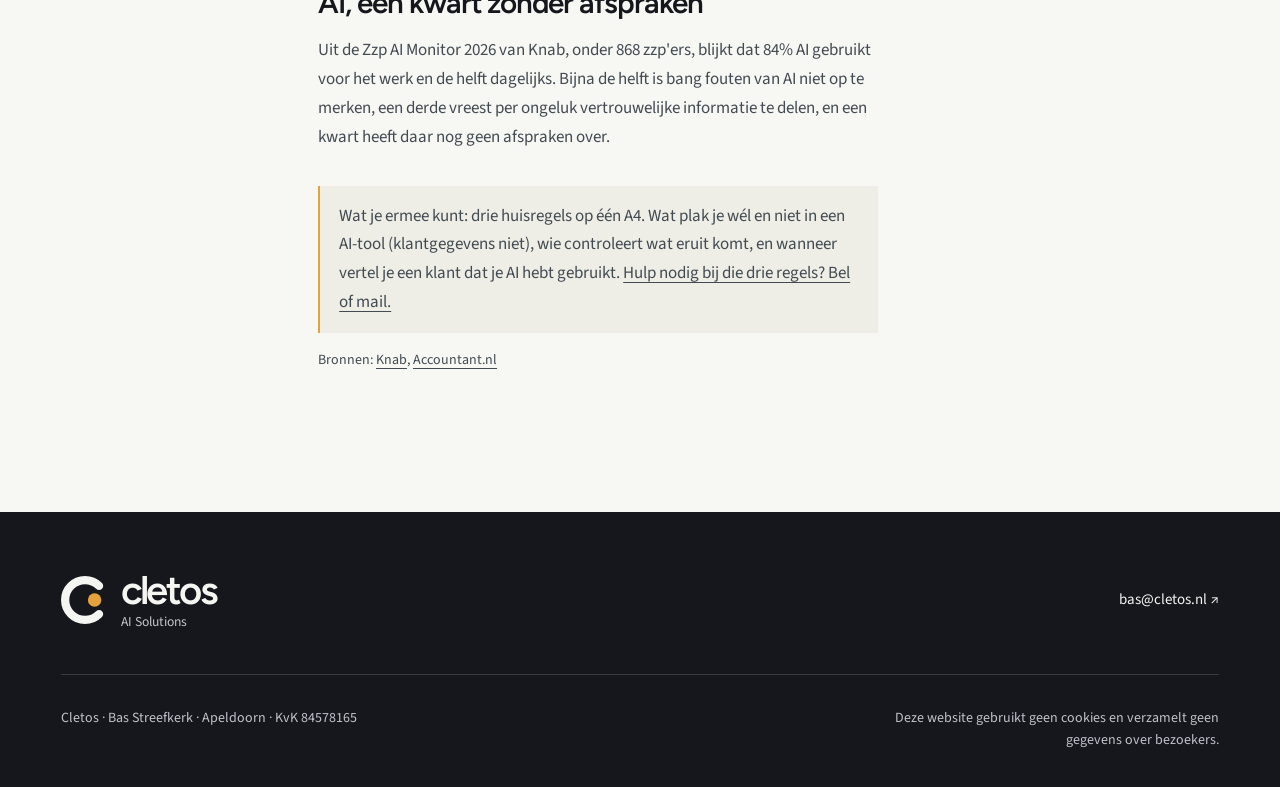
<file: nieuws/index.html>
<!doctype html>
<!-- 1 Korintiërs 3:11 -->
<html lang="nl">
<head>
  <meta charset="utf-8">
  <meta name="viewport" content="width=device-width, initial-scale=1">
  <title>Nieuws voor ondernemers — Cletos</title>
  <meta name="description" content="Elke maand drie AI-ontwikkelingen die ondernemers raken, met bronnen en wat je ermee kunt.">
  <link rel="preconnect" href="https://fonts.googleapis.com">
  <link rel="preconnect" href="https://fonts.gstatic.com" crossorigin>
  <link href="https://fonts.googleapis.com/css2?family=Figtree:wght@600;700&amp;family=Source+Sans+3:ital,wght@0,400;0,600;1,400&amp;display=swap" rel="stylesheet">
  <link rel="icon" href="../assets/favicon.svg" type="image/svg+xml">
  <link rel="canonical" href="https://cletos.nl/nieuws/">
  <meta property="og:type" content="website">
  <meta property="og:title" content="Nieuws voor ondernemers — Cletos">
  <meta property="og:description" content="Elke maand drie AI-ontwikkelingen die ondernemers raken, met bronnen en wat je ermee kunt.">
  <meta property="og:url" content="https://cletos.nl/nieuws/">
  <meta property="og:image" content="https://cletos.nl/assets/og.png">
  <meta property="og:image:width" content="1200">
  <meta property="og:image:height" content="630">
  <meta name="twitter:card" content="summary_large_image">
  <meta property="og:locale" content="nl_NL">
  <link rel="stylesheet" href="../styles.css?v=merged-2">
</head>
<body>
<a class="skip-link" href="#top">Naar de inhoud</a>
<header class="site-header"><div class="header-inner"><a class="lockup" href="../" aria-label="Cletos, naar de startpagina">
    <svg class="mark" viewbox="0 0 100 100" aria-hidden="true"><path d="M79.3 20.7 A41.4 41.4 0 1 0 79.3 79.3" fill="none" stroke="currentColor" stroke-width="17.2" stroke-linecap="round"></path><circle cx="70" cy="50" r="14" fill="#E3A23B"></circle></svg>
    <span class="stack"><span class="wordmark">cletos</span><span class="tagline">AI Solutions</span></span>
  </a><nav aria-label="Hoofdnavigatie">
    <a href="../diensten/">Diensten</a>
    <a href="../nieuws/" aria-current="page">Nieuws</a>
    <a href="../over-bas/">Over Bas</a>
    <a href="../contact/">Contact</a>
  </nav></div></header>
<main id="top"><div class="container subpage nieuws-page">
  <h1>Nieuws voor ondernemers</h1>
  <p class="lead">Drie ontwikkelingen per maand die een klein bedrijf raken, met de bron erbij en wat je ermee kunt. Bijgewerkt op 10 september 2026.</p>

  <section class="section">
    <article class="news-item" id="dsa">
      <h3>De EU noemt ChatGPT nu officieel een zoekmachine</h3>
      <p class="date">31 augustus 2026</p>
      <p>De Europese Commissie heeft ChatGPT aangewezen als "zeer grote online zoekmachine" onder de Digital Services Act, omdat meer dan 45 miljoen Europeanen het maandelijks gebruiken. OpenAI moet daardoor risico's laten beoordelen en gegevens delen met de Commissie.</p>
      <p class="betekent">Wat je ermee kunt: mensen zoeken bedrijven inmiddels ook via ChatGPT. Vraag het eens wat het over jouw bedrijf en je prijzen zegt tegen iemand die klant wil worden, en kijk of dat klopt en compleet is. <a href="../ai-zichtbaarheidsscan/">Dat kunnen we samen onderzoeken.</a></p>
      <p class="bron">Bron: <a href="https://digital-strategy.ec.europa.eu/en/news/commission-designates-chatgpt-reddit-roblox-under-digital-services-act">Europese Commissie</a></p>
    </article>
    <article class="news-item" id="advertenties">
      <h3>Advertenties in de gratis versie van ChatGPT</h3>
      <p class="date">24 augustus 2026</p>
      <p>OpenAI toont sinds 24 augustus advertenties in 31 Europese landen, waaronder Nederland, in de gratis versie en in het instapabonnement ChatGPT Go. De advertenties staan apart van het antwoord, onder de tekst, en worden gekozen op basis van de vraag, locatie en apparaat. De abonnementen Plus, Pro en Business tonen geen advertenties.</p>
      <p class="betekent">Wat je ermee kunt: gebruik je de gratis versie of Go voor je werk, dan weet je nu waar de advertenties vandaan komen; wil je ze niet, dan is Plus het eerstvolgende abonnement. En andersom: wie in jouw vak advies vraagt aan ChatGPT, kan daar straks advertenties bij zien.</p>
      <p class="bron">Bronnen: <a href="https://www.tink.nl/blog/chatgpt-krijgt-advertenties-in-europa-dit-gaat-er-voor-jou-veranderen/">Tink</a>, <a href="https://www.ictrecht.nl/blog/updates-uit-het-veld-ai-september-2026">ICTRecht</a></p>
    </article>
    <article class="news-item" id="knab">
      <h3>84% van de zzp'ers gebruikt AI, een kwart zonder afspraken</h3>
      <p class="date">4 september 2026</p>
      <p>Uit de Zzp AI Monitor 2026 van Knab, onder 868 zzp'ers, blijkt dat 84% AI gebruikt voor het werk en de helft dagelijks. Bijna de helft is bang fouten van AI niet op te merken, een derde vreest per ongeluk vertrouwelijke informatie te delen, en een kwart heeft daar nog geen afspraken over.</p>
      <p class="betekent">Wat je ermee kunt: drie huisregels op één A4. Wat plak je wél en niet in een AI-tool (klantgegevens niet), wie controleert wat eruit komt, en wanneer vertel je een klant dat je AI hebt gebruikt. <a href="../contact/">Hulp nodig bij die drie regels? Bel of mail.</a></p>
      <p class="bron">Bronnen: <a href="https://bieb.knab.nl/ondernemen/knab-zzp-ai-monitor-2026">Knab</a>, <a href="https://www.accountant.nl/nieuws/2026/9/ai-raakt-snel-ingeburgerd-bij-zzpers">Accountant.nl</a></p>
    </article>
  </section>
</div></main>
<footer class="site-footer"><!-- 2 Korintiërs 13:13 --><div class="container"><div class="footer-top"><a class="lockup" href="../" aria-label="Cletos, naar de startpagina">
    <svg class="mark" viewbox="0 0 100 100"><path d="M79.3 20.7 A41.4 41.4 0 1 0 79.3 79.3" fill="none" stroke="currentColor" stroke-width="17.2" stroke-linecap="round"></path><circle cx="70" cy="50" r="14" fill="#E3A23B"></circle></svg>
    <span class="stack"><span class="wordmark">cletos</span><span class="tagline">AI Solutions</span></span>
  </a><a href="mailto:bas@cletos.nl?subject=Eerste%20gesprek&amp;body=Mijn%20bedrijf%3A%20%0A%0AWat%20me%20tijd%20kost%20of%20niet%20goed%20loopt%3A%20%0A%0AHoe%20vaak%20dat%20terugkomt%3A%20%0A%0AWanneer%20je%20me%20kunt%20bellen%3A%20">bas@cletos.nl <span aria-hidden="true">↗</span></a></div><div class="footer-bottom"><p>Cletos · Bas Streefkerk · Apeldoorn · KvK 84578165</p><p>Deze website gebruikt geen cookies en verzamelt geen gegevens over bezoekers.</p></div></div></footer>
<script>console.log("Johannes 16:13");</script>
</body>
</html>
</file>
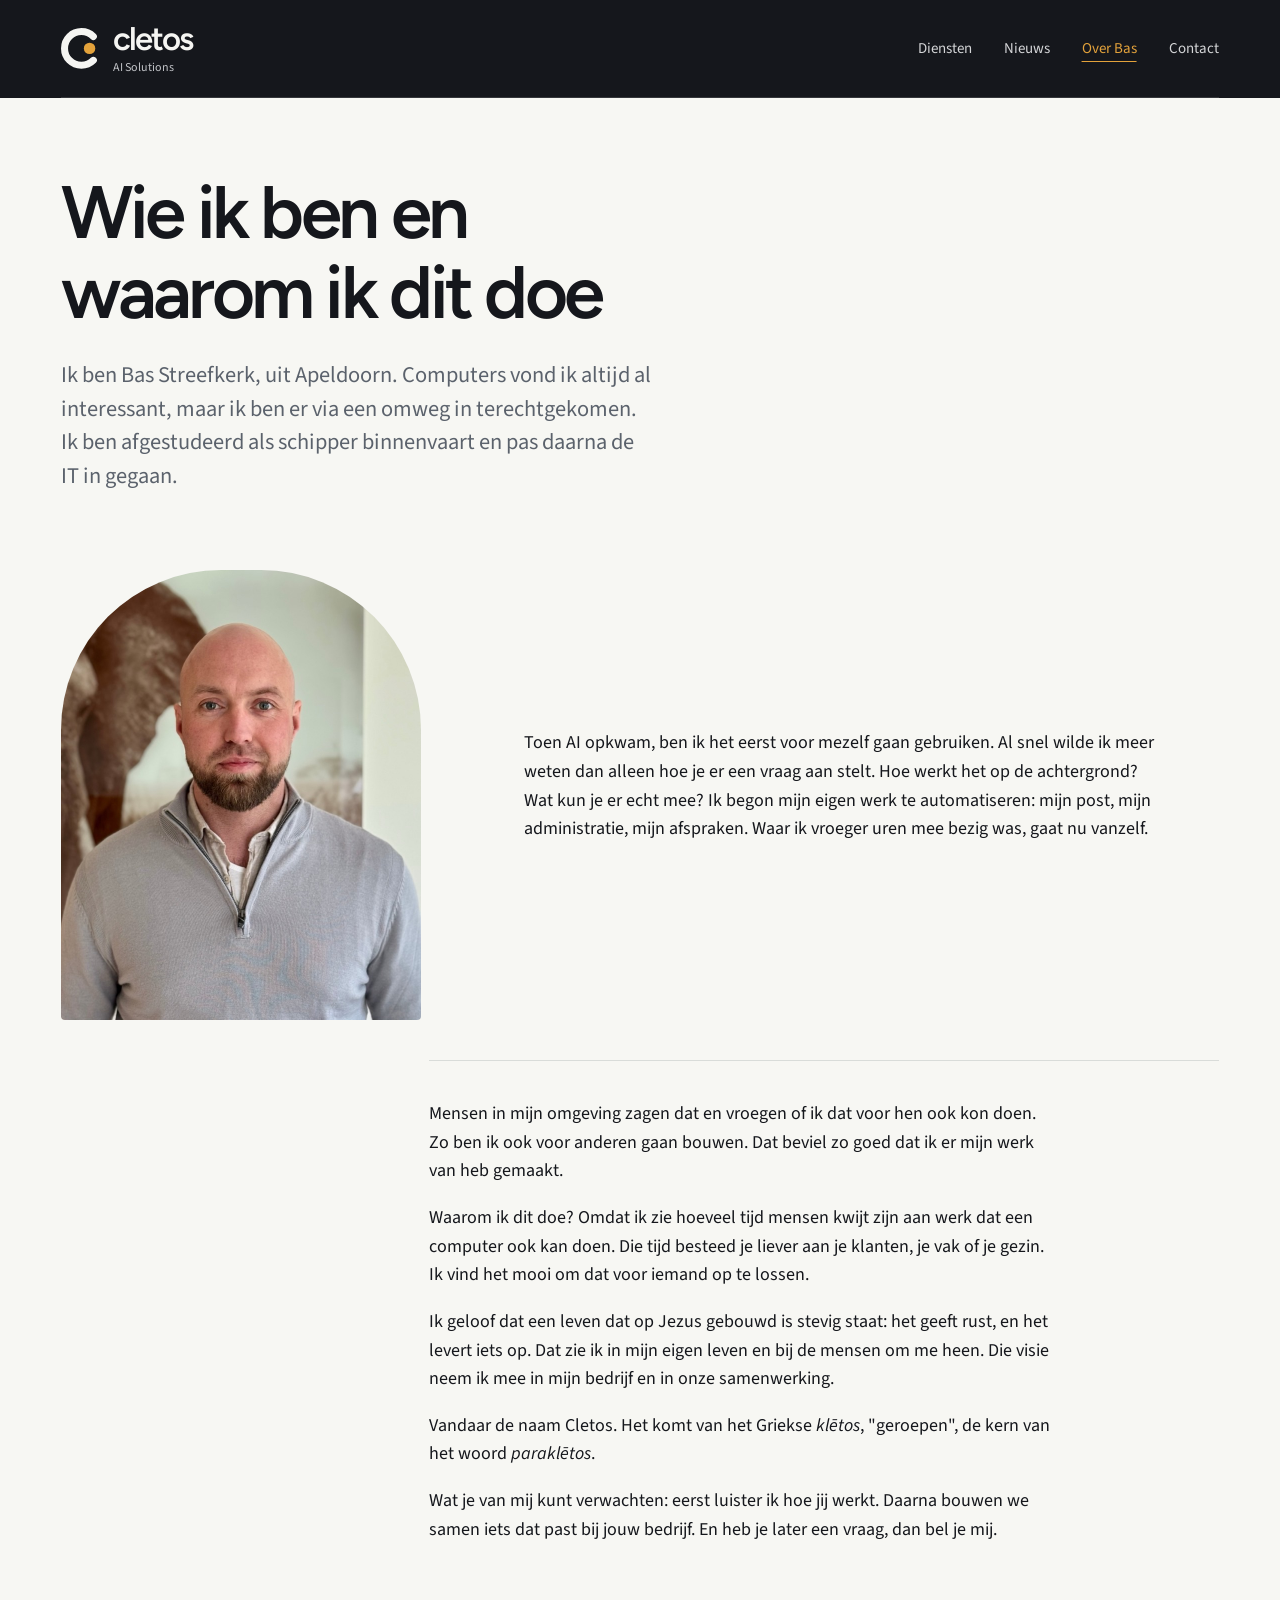
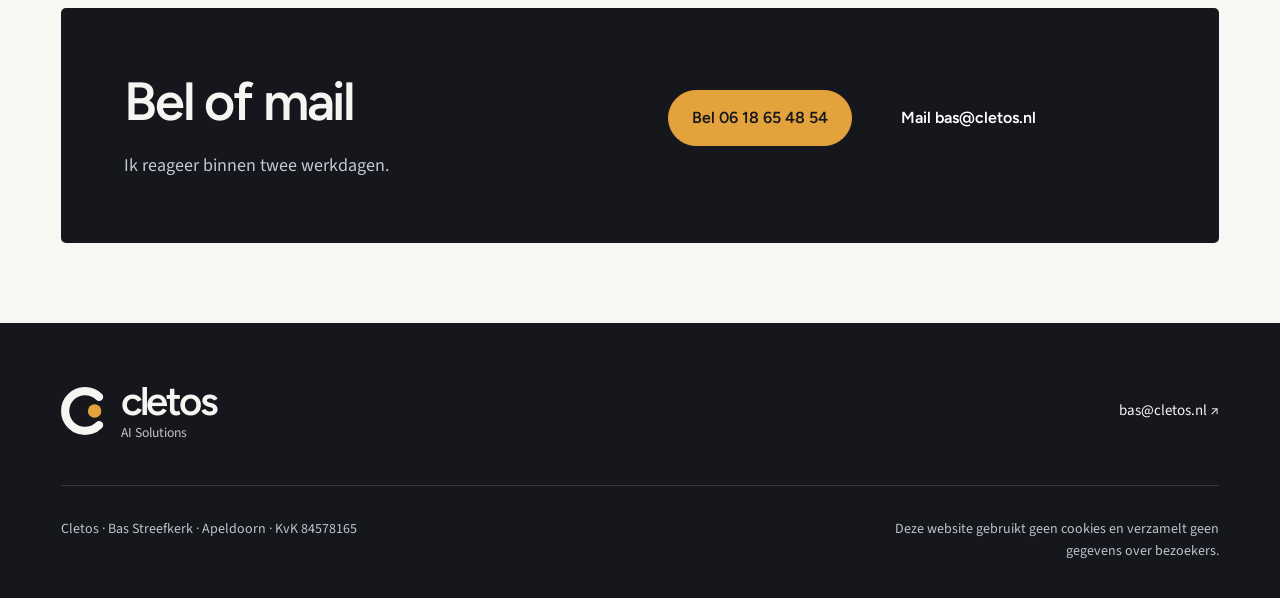
<file: over-bas/index.html>
<!doctype html>
<!-- 1 Korintiërs 3:11 -->
<html lang="nl">
<head>
  <meta charset="utf-8">
  <meta name="viewport" content="width=device-width, initial-scale=1">
  <title>Over Bas — Cletos</title>
  <meta name="description" content="Bas Streefkerk, AI Automation Consultant in Apeldoorn. Wie er achter Cletos zit en hoe hij werkt.">
  <link rel="preconnect" href="https://fonts.googleapis.com">
  <link rel="preconnect" href="https://fonts.gstatic.com" crossorigin>
  <link href="https://fonts.googleapis.com/css2?family=Figtree:wght@600;700&amp;family=Source+Sans+3:ital,wght@0,400;0,600;1,400&amp;display=swap" rel="stylesheet">
  <link rel="icon" href="../assets/favicon.svg" type="image/svg+xml">
  <link rel="canonical" href="https://cletos.nl/over-bas/">
  <meta property="og:type" content="website">
  <meta property="og:title" content="Over Bas — Cletos">
  <meta property="og:description" content="Bas Streefkerk, AI Automation Consultant in Apeldoorn. Wie er achter Cletos zit en hoe hij werkt.">
  <meta property="og:url" content="https://cletos.nl/over-bas/">
  <meta property="og:image" content="https://cletos.nl/assets/og.png">
  <meta property="og:image:width" content="1200">
  <meta property="og:image:height" content="630">
  <meta name="twitter:card" content="summary_large_image">
  <meta property="og:locale" content="nl_NL">
  <link rel="stylesheet" href="../styles.css?v=merged-2">
</head>
<body>
<a class="skip-link" href="#top">Naar de inhoud</a>
<header class="site-header"><div class="header-inner"><a class="lockup" href="../" aria-label="Cletos, naar de startpagina">
    <svg class="mark" viewbox="0 0 100 100" aria-hidden="true"><path d="M79.3 20.7 A41.4 41.4 0 1 0 79.3 79.3" fill="none" stroke="currentColor" stroke-width="17.2" stroke-linecap="round"></path><circle cx="70" cy="50" r="14" fill="#E3A23B"></circle></svg>
    <span class="stack"><span class="wordmark">cletos</span><span class="tagline">AI Solutions</span></span>
  </a><nav aria-label="Hoofdnavigatie">
    <a href="../diensten/">Diensten</a>
    <a href="../nieuws/">Nieuws</a>
    <a href="../over-bas/" aria-current="page">Over Bas</a>
    <a href="../contact/">Contact</a>
  </nav></div></header>
<main id="top"><div class="container subpage over-bas-page"><div class="page-intro"><h1>Wie ik ben en waarom ik dit doe</h1><p class="lead">Ik ben Bas Streefkerk, uit Apeldoorn. Computers vond ik altijd al interessant, maar ik ben er via een omweg in terechtgekomen. Ik ben afgestudeerd als schipper binnenvaart en pas daarna de IT in gegaan.</p></div><section class="about" id="over">
    <img class="portrait" src="../assets/bas.jpg" width="720" height="900" alt="Bas Streefkerk" loading="lazy">
    <p>Toen AI opkwam, ben ik het eerst voor mezelf gaan gebruiken. Al snel wilde ik meer weten dan alleen hoe je er een vraag aan stelt. Hoe werkt het op de achtergrond? Wat kun je er echt mee? Ik begon mijn eigen werk te automatiseren: mijn post, mijn administratie, mijn afspraken. Waar ik vroeger uren mee bezig was, gaat nu vanzelf.</p>
  </section><section class="section about-rest">
    <p>Mensen in mijn omgeving zagen dat en vroegen of ik dat voor hen ook kon doen. Zo ben ik ook voor anderen gaan bouwen. Dat beviel zo goed dat ik er mijn werk van heb gemaakt.</p>
    <p>Waarom ik dit doe? Omdat ik zie hoeveel tijd mensen kwijt zijn aan werk dat een computer ook kan doen. Die tijd besteed je liever aan je klanten, je vak of je gezin. Ik vind het mooi om dat voor iemand op te lossen.</p>
    <p>Ik geloof dat een leven dat op Jezus gebouwd is stevig staat: het geeft rust, en het levert iets op. Dat zie ik in mijn eigen leven en bij de mensen om me heen. Die visie neem ik mee in mijn bedrijf en in onze samenwerking.</p>
    <p>Vandaar de naam Cletos. Het komt van het Griekse <em>klētos</em>, "geroepen", de kern van het woord <em>paraklētos</em>.</p>
    <p>Wat je van mij kunt verwachten: eerst luister ik hoe jij werkt. Daarna bouwen we samen iets dat past bij jouw bedrijf. En heb je later een vraag, dan bel je mij.</p>
  </section><section class="contact-band" id="contact"><div class="contact-heading"><h2>Bel of mail</h2><p>Ik reageer binnen twee werkdagen.</p></div><div class="actions">
      <a class="button gold" href="tel:+31618654854">Bel 06 18 65 48 54</a>
      <a class="button ghost" href="mailto:bas@cletos.nl?subject=Eerste%20gesprek&amp;body=Mijn%20bedrijf%3A%20%0A%0AWat%20me%20tijd%20kost%20of%20niet%20goed%20loopt%3A%20%0A%0AHoe%20vaak%20dat%20terugkomt%3A%20%0A%0AWanneer%20je%20me%20kunt%20bellen%3A%20">Mail bas@cletos.nl</a>
    </div></section></div></main>
<footer class="site-footer"><!-- 2 Korintiërs 13:13 --><div class="container"><div class="footer-top"><a class="lockup" href="../" aria-label="Cletos, naar de startpagina">
    <svg class="mark" viewbox="0 0 100 100"><path d="M79.3 20.7 A41.4 41.4 0 1 0 79.3 79.3" fill="none" stroke="currentColor" stroke-width="17.2" stroke-linecap="round"></path><circle cx="70" cy="50" r="14" fill="#E3A23B"></circle></svg>
    <span class="stack"><span class="wordmark">cletos</span><span class="tagline">AI Solutions</span></span>
  </a><a href="mailto:bas@cletos.nl?subject=Eerste%20gesprek&amp;body=Mijn%20bedrijf%3A%20%0A%0AWat%20me%20tijd%20kost%20of%20niet%20goed%20loopt%3A%20%0A%0AHoe%20vaak%20dat%20terugkomt%3A%20%0A%0AWanneer%20je%20me%20kunt%20bellen%3A%20">bas@cletos.nl <span aria-hidden="true">↗</span></a></div><div class="footer-bottom"><p>Cletos · Bas Streefkerk · Apeldoorn · KvK 84578165</p><p>Deze website gebruikt geen cookies en verzamelt geen gegevens over bezoekers.</p></div></div></footer>
<script>console.log("Johannes 16:13");</script>
</body>
</html>
</file>
<file: styles.css>
/* Lokale Cletos-ontwerpversie. Statische HTML, gedeelde stijl, geen scripts. */
:root{--ink:#15171c;--dark:#1e2128;--gold:#e3a23b;--gold-text:#87530b;--paper:#f5f5f2;--white:#fff;--muted:#5b626c;--line:#d9dcd9;--display:"Figtree","Segoe UI",system-ui,sans-serif;--body:"Source Sans 3","Segoe UI",system-ui,sans-serif;--page:1240px;--gutter:clamp(1.25rem,4.8vw,4.5rem)}
*{box-sizing:border-box}html{color-scheme:light;scroll-padding-top:2rem}body{margin:0;background:var(--paper);color:var(--ink);font-family:var(--body);font-size:1.125rem;line-height:1.6;-webkit-font-smoothing:antialiased}img{max-width:100%;display:block}a{color:inherit;text-underline-offset:4px;text-decoration-thickness:1px}a:hover{color:var(--gold-text)}button,a,summary{-webkit-tap-highlight-color:transparent}a:focus-visible,summary:focus-visible{outline:3px solid #87530b;outline-offset:5px}.site-header a:focus-visible,.hero-shell a:focus-visible,.site-footer a:focus-visible,.contact-band a:focus-visible,.contact-card a:focus-visible{outline-color:var(--gold)}.container{width:min(100% - 2 * var(--gutter),var(--page));margin-inline:auto}h1,h2,h3{font-family:var(--display);font-weight:600;line-height:1.12;letter-spacing:-.035em;text-wrap:balance}h1{font-size:clamp(2.6rem,5.8vw,5.1rem);margin:0 0 1.7rem}h2{font-size:clamp(2rem,3.3vw,3rem);margin:0 0 1.3rem}h3{font-size:1.4rem;margin:0 0 .9rem}p{margin:0 0 1.1rem}strong{font-weight:600}.eyebrow{font-family:var(--display);font-size:.875rem;font-weight:600;line-height:1.5;letter-spacing:.08em;text-transform:uppercase;margin:0 0 1.5rem}.small{font-size:.9375rem;color:var(--muted)}.skip-link{position:absolute;left:1rem;top:-8rem;padding:1rem;background:var(--gold);color:var(--ink);z-index:9}.skip-link:focus{top:1rem}
/* Header */
.site-header{background:var(--ink);color:var(--paper)}.header-inner{width:min(100% - 2 * var(--gutter),var(--page));margin:auto;display:flex;align-items:center;justify-content:space-between;gap:2.4rem;min-height:108px;border-bottom:1px solid #ffffff24}.lockup{display:inline-flex;align-items:center;gap:.7rem;text-decoration:none;flex-shrink:0}.lockup:hover{color:inherit}.mark{width:2.85rem;height:2.85rem;flex-shrink:0}.stack{display:flex;flex-direction:column;gap:.36rem}.wordmark{font-family:var(--display);font-weight:600;font-size:2.25rem;line-height:1;letter-spacing:-.065em}.tagline{font-size:.75rem;line-height:1.1;color:#c2c4c8}.header-inner nav{display:flex;gap:clamp(1rem,2.5vw,2.2rem);margin-left:auto}.header-inner nav a{font-size:1rem;text-decoration:none;color:#d4d5d7;padding:.65rem 0;white-space:nowrap}.header-inner nav a:hover,.header-inner nav a[aria-current]{color:var(--gold)}.header-inner nav a[aria-current]{text-decoration:underline;text-underline-offset:8px}.header-cta{font-family:var(--display);font-size:.9375rem;text-decoration:none;border:1px solid #ffffff66;display:flex;align-items:center;gap:1.8rem;padding:.8rem 1.1rem;border-radius:3px}.header-cta:hover{background:var(--gold);border-color:var(--gold);color:var(--ink)}
/* Hero */
.hero-shell{background:var(--ink);color:var(--paper)}.hero-grid{display:grid;grid-template-columns:minmax(0,1.4fr) minmax(0,.85fr);gap:clamp(2.5rem,5.5vw,5.5rem);padding-top:clamp(3rem,5.5vw,5.2rem);padding-bottom:4.2rem;align-items:center}.hero-copy .eyebrow{color:#d5d6d9;display:flex;align-items:center;gap:.8rem;margin-bottom:1.6rem}.short-line{display:block;width:27px;height:2px;background:var(--gold)}.hero-copy h1{font-size:clamp(3.1rem,5.5vw,5.1rem);line-height:1.035;letter-spacing:-.052em;margin-bottom:1.7rem;text-wrap:initial}.hero-copy h1>span{color:var(--gold)}.hero-intro{max-width:44ch;color:#d0d2d7;font-size:1.1875rem;line-height:1.55;margin-bottom:1.9rem}.actions{display:flex;align-items:center;gap:1.5rem;flex-wrap:wrap;margin-bottom:1rem}.button{display:inline-flex;gap:1.65rem;align-items:center;justify-content:center;padding:.9rem 1.25rem;background:var(--ink);color:#fff;border:1px solid var(--ink);border-radius:3px;font-family:var(--display);font-size:1rem;font-weight:600;text-decoration:none;line-height:1.5;min-height:48px}.button:hover{background:var(--dark);color:#fff}.button.gold{background:var(--gold);border-color:var(--gold);color:var(--ink)}.button.gold:hover{background:#f2b653;border-color:#f2b653}.text-link{display:inline-flex;align-items:center;gap:.75rem;font-family:var(--display);font-size:1rem;font-weight:600;text-decoration:none;min-height:44px}.hero-shell .text-link:hover{color:var(--gold)}.text-link:hover{text-decoration:underline}.hero-note{font-size:.875rem;color:#b3b7c0;margin:1.15rem 0 0}.hero-portrait{margin:0;position:relative;align-self:center}.hero-portrait>img{width:100%;height:auto;aspect-ratio:4/4.65;object-fit:cover;object-position:50% 36%;border-radius:3px 3px 0 0}.hero-portrait figcaption{background:#252831;padding:1.25rem;display:flex;align-items:center;justify-content:space-between;gap:1rem;border-bottom:2px solid var(--gold)}.hero-portrait figcaption strong{font-family:var(--display);font-size:1.0625rem;display:block}.hero-portrait figcaption span span{font-size:.875rem;color:#c3c7cf;display:block;max-width:26ch;line-height:1.45;margin-top:.3rem}.hero-portrait figcaption svg{width:2.1rem;height:2.1rem;flex-shrink:0}.hero-bottom{border-top:1px solid #ffffff24;padding-block:1.25rem;display:flex;justify-content:space-between;gap:1rem;color:#bfc3ca;font-size:.875rem}.hero-bottom p{margin:0}
/* Services */
.home-section{padding-block:5.6rem}.section-heading{display:flex;align-items:end;justify-content:space-between;gap:2rem;margin-bottom:2.7rem}.section-heading h2{margin-bottom:0}.section-heading .eyebrow{color:var(--muted);margin-bottom:1rem}.section-heading>.text-link{flex-shrink:0}.service-grid{display:grid;grid-template-columns:repeat(3,minmax(0,1fr));gap:1.3rem}.service-card{padding:1.7rem;background:#fff;border:1px solid var(--line);border-radius:4px;display:flex;flex-direction:column;position:relative;transition:border-color .2s,transform .2s}.service-card:hover{border-color:#a6aaa5;transform:translateY(-3px)}.card-top{display:flex;gap:.7rem;align-items:center;margin-bottom:2.4rem;font-size:.875rem;color:var(--muted)}.card-number{font-family:var(--display);color:var(--gold-text);font-size:1rem;border-right:1px solid var(--line);padding-right:.7rem}.service-card h3{font-size:clamp(1.3rem,1.9vw,1.8rem);line-height:1.18;margin-bottom:1.1rem}.service-card h3 a{text-decoration:none}.service-card>p{font-size:1.0625rem;color:var(--muted);line-height:1.55;margin-bottom:2rem}.card-bottom{margin-top:auto;border-top:1px solid var(--line);padding-top:1.25rem;display:flex;align-items:center;justify-content:space-between;gap:1rem}.from{font-size:.875rem;color:var(--muted);display:block}.card-bottom strong{font-family:var(--display);font-size:1.8rem;line-height:1.4}.card-bottom small{font-size:.875rem;display:block;color:var(--muted)}.round-link{border:1px solid var(--line);border-radius:50%;width:44px;height:44px;display:flex;align-items:center;justify-content:center;font-size:1.5rem;text-decoration:none;flex-shrink:0}.round-link:hover{background:var(--ink);border-color:var(--ink);color:var(--gold)}.service-footnote{display:flex;justify-content:space-between;gap:1rem;font-size:.875rem;color:var(--muted);margin-top:1.3rem}.service-footnote p{margin:0}.service-footnote a{color:var(--ink)}
/* Approach */
.approach-section{background:#e9ebe7;padding:5.4rem 0}.approach-grid{display:grid;grid-template-columns:1fr 1fr;gap:6rem;align-items:start}.approach-grid>div>p:not(.eyebrow){color:var(--muted);max-width:39ch}.approach-grid .text-link{margin-top:.7rem}.approach-steps{list-style:none;counter-reset:steps;padding:0;margin:0}.approach-steps li{display:grid;grid-template-columns:2.7rem 1fr;gap:1.2rem;padding:1.45rem 0;border-top:1px solid #c7cbc5}.approach-steps li:first-child{padding-top:0;border-top:0}.step-number{color:var(--gold-text);font-family:var(--display);font-size:1rem;padding-top:.15rem}.approach-steps h3{font-size:1.25rem;margin-bottom:.6rem}.approach-steps p{font-size:1.0625rem;color:var(--muted);margin:0;line-height:1.5}.news-section .section-heading{align-items:end}.news-rows>a{display:grid;grid-template-columns:11rem 1fr 2rem;align-items:center;gap:2rem;border-top:1px solid var(--line);padding:1.6rem 0;text-decoration:none}.news-rows>a:last-child{border-bottom:1px solid var(--line)}.news-category{font-size:.875rem;color:var(--muted)}.news-rows h3{font-size:1.25rem;line-height:1.4;letter-spacing:-.015em;margin:0}.news-rows>a>span:last-child{font-size:1.5rem}.home-contact{margin-bottom:5.5rem}
/* Shared contact and footer */
.contact-band{background:var(--ink);color:var(--paper);padding:clamp(1.7rem,4vw,3.6rem);display:grid;grid-template-columns:1fr 1fr;gap:3.5rem;border-radius:4px}.contact-band h2{font-size:clamp(2rem,3.7vw,3.4rem)}.contact-band .eyebrow{color:var(--gold)}.contact-band p:not(.eyebrow){color:#c3c7cf}.contact-band>div>p:last-child{margin-bottom:0}.contact-options{align-self:center}.contact-options>a{display:grid;grid-template-columns:1fr auto;padding:1.25rem 0;border-bottom:1px solid #ffffff36;text-decoration:none}.contact-options>a>span:first-child{font-size:.875rem;color:#c3c7cf}.contact-options>a>strong{grid-column:1;font-family:var(--display);font-size:clamp(1.125rem,2vw,1.55rem);overflow-wrap:anywhere}.contact-options>a>span:last-child{grid-column:2;grid-row:1/3;align-self:center;font-size:1.4rem}.contact-options>a:hover{color:var(--gold)}.contact-options>p{font-size:.875rem;margin-top:1.15rem}.site-footer{background:var(--ink);color:var(--paper);padding:3rem 0 2.2rem}.footer-top{display:flex;gap:2rem;justify-content:space-between;align-items:center;padding-bottom:2.3rem;border-bottom:1px solid #ffffff26}.footer-top>p{margin:0;color:#bfc3ca;font-size:1rem}.footer-top>a:last-child{font-size:.9375rem;text-decoration:none}.site-footer a:hover{color:var(--gold)}.footer-bottom{display:grid;grid-template-columns:1fr 1.2fr 1fr;gap:2rem;margin-top:2rem;color:#bfc3ca;font-size:.875rem}.footer-bottom p{margin:0}.footer-bottom p:last-child{text-align:right}
/* Existing inner pages */
.page-intro{padding:4.5rem 0 3rem}.page-intro .eyebrow{color:var(--muted)}.lead{font-size:clamp(1.2rem,1.9vw,1.4rem);line-height:1.5;max-width:54ch;color:var(--muted)}.subpage{padding-top:3rem;padding-bottom:5rem}.subpage>h1{max-width:21ch;margin-top:1rem;font-size:clamp(2.5rem,4.8vw,4.4rem)}.subpage>.eyebrow{margin-top:1.5rem}.subpage>.lead{margin-bottom:2rem}.crumb{font-size:.875rem;color:var(--muted);margin:0 0 2rem}.crumb a{text-decoration:none}.crumb a:after{content:' /';padding-left:1rem;color:var(--muted)}.subpage>.section{max-width:790px;padding-top:2.4rem;margin-top:2.4rem;border-top:1px solid var(--line)}.subpage>.section h2{font-size:clamp(1.7rem,2.6vw,2.2rem)}.subpage>.section p{max-width:70ch}.subpage>.contact-band{margin-top:4rem}.steps,.checks{padding-left:1.4rem;margin:1rem 0}.steps li,.checks li{padding-left:.4rem;margin-bottom:.85rem}.steps li::marker,.checks li::marker{color:var(--gold-text);font-weight:600}.subpage .about{display:grid;grid-template-columns:minmax(210px,.75fr) minmax(0,1.4fr);gap:4rem;max-width:1100px}.about .portrait{width:100%;height:auto;aspect-ratio:4/5;object-fit:cover;border-radius:3px}.about h2{margin-bottom:1.6rem}.faq-item{padding:1.2rem 0;border-bottom:1px solid var(--line)}.faq-item summary{cursor:pointer;font-family:var(--display);font-size:1.125rem;font-weight:600;line-height:1.45;padding-right:1rem}.faq-item summary::marker{color:var(--gold-text)}.faq-item>p{margin:1rem 0 0;color:var(--muted)}.news-item{padding:2rem 0;border-top:1px solid var(--line)}.news-item:first-child{border-top:0}.news-item h2,.news-item h3{margin-bottom:1rem}.news-item .date,.news-item .bron{font-size:.9375rem;color:var(--muted)}.news-item .betekent{border-left:3px solid var(--gold);padding-left:1rem;margin:1.3rem 0}.subpage .news{max-width:850px}.also{font-size:1rem;color:var(--muted);margin:1.5rem 0}.more{display:inline-block;margin-top:.5rem;font-weight:600}.aside{color:var(--muted)}
/* Services and contact pages */
.services-page{padding-bottom:5rem}.offer-note{margin-top:1.3rem;border-left:3px solid var(--gold);padding:1rem 1.4rem;background:#eeeae1;font-size:1rem}.offer-note p{margin:.25rem 0 0}.advice-row{display:grid;grid-template-columns:1.2fr 1fr;gap:4rem;border-top:1px solid var(--line);border-bottom:1px solid var(--line);padding:3rem 0;margin-top:4rem}.advice-row p:not(.eyebrow){color:var(--muted);max-width:52ch;margin-bottom:0}.advice-row h2{font-size:2.1rem}.advice-rates{display:flex;gap:2.8rem;align-items:center;justify-content:flex-end}.advice-rates p{display:flex;flex-direction:column}.advice-rates strong{font-family:var(--display);font-size:2.6rem;color:var(--ink);line-height:1.3}.advice-rates span{font-size:1rem}.evidence-section{margin:4.5rem 0}.evidence-grid{display:grid;grid-template-columns:repeat(3,minmax(0,1fr));gap:2.5rem;margin-top:2.5rem}.evidence-grid article{border-top:1px solid var(--line);padding-top:1.6rem}.evidence-grid h3{font-size:1.4rem;margin-top:1rem}.evidence-grid p{font-size:1.0625rem;color:var(--muted)}.evidence-grid a{font-size:1rem}.evidence-label{font-size:.875rem;color:var(--gold-text)}.contact-page{padding-bottom:5rem}.contact-grid{display:grid;grid-template-columns:1fr 1fr;gap:5rem;align-items:start}.contact-card{background:var(--ink);color:var(--paper);padding:2rem;border-radius:3px}.contact-card .eyebrow{color:var(--gold);margin-bottom:1rem}.contact-primary{display:grid;grid-template-columns:1fr auto;border-bottom:1px solid #ffffff36;padding:1.4rem 0;text-decoration:none;column-gap:1rem}.contact-primary>span:first-child{font-size:.875rem;color:#c3c7cf}.contact-primary strong{grid-column:1;font-family:var(--display);font-size:clamp(1.25rem,2.2vw,1.8rem);overflow-wrap:anywhere}.contact-primary>span:last-child{grid-column:2;grid-row:1/3;align-self:center;font-size:1.5rem}.contact-primary:hover{color:var(--gold)}.contact-person{display:flex;gap:1rem;align-items:center;margin-top:2rem}.contact-person img{border-radius:3px;width:56px;height:64px;object-fit:cover}.contact-person p{font-size:.875rem;color:#c3c7cf;line-height:1.5;margin:0}.contact-person strong{color:var(--paper);font-size:1rem}.contact-card>.small{color:#c3c7cf;margin:1.5rem 0 0}.first-call{padding-top:1rem}.first-call h2{font-size:2.1rem}.first-call p,.first-call li{color:var(--muted)}.first-call .steps{margin:2rem 0}.contact-details{display:grid;grid-template-columns:1fr 1fr 1fr;gap:3rem;margin-top:4rem;padding-top:3rem;border-top:1px solid var(--line)}.contact-details h2{font-size:1.6rem}.contact-details p{font-size:1rem;color:var(--muted)}
/* Responsive */
@media(min-width:1500px){.hero-copy h1{font-size:5.45rem}.hero-grid{grid-template-columns:minmax(0,1.5fr) minmax(0,.9fr)}}
@media(max-width:1050px){.header-cta{display:none}.header-inner{gap:1.5rem}.hero-grid{grid-template-columns:minmax(0,1.2fr) minmax(0,.85fr);gap:2.5rem}.hero-copy h1{font-size:clamp(3rem,5.5vw,4.1rem)}.hero-grid .actions{gap:1rem}.hero-grid .text-link{font-size:.9375rem}.hero-portrait figcaption{padding:1rem}.hero-portrait figcaption svg{display:none}.approach-grid{gap:3rem}.service-card{padding:1.25rem}.card-top{gap:.5rem;font-size:.8125rem}.footer-top>p{display:none}.contact-grid{gap:3rem}.contact-band{gap:2rem}.subpage .about{gap:2.5rem}.news-rows>a{grid-template-columns:9.5rem 1fr 1.5rem;gap:1.2rem}.section-heading>.text-link{font-size:.9375rem}}
@media(max-width:760px){.header-inner{min-height:auto;padding-block:1.2rem;flex-wrap:wrap;gap:1rem}.header-inner .mark{width:2.4rem;height:2.4rem}.wordmark{font-size:2rem}.header-inner nav{width:100%;justify-content:space-between;gap:.7rem;order:2;margin:0}.header-inner nav a{font-size:.9375rem;padding:.35rem 0}.hero-grid{grid-template-columns:1fr;padding-top:2.5rem;padding-bottom:2.5rem;gap:2.8rem}.hero-copy h1{font-size:clamp(2.75rem,9.3vw,4.4rem);line-height:1.04}.hero-intro{font-size:1.125rem;max-width:46ch}.hero-portrait{max-width:420px;width:100%;justify-self:center}.hero-portrait>img{aspect-ratio:4/3.9;object-position:50% 32%}.hero-portrait figcaption svg{display:block}.hero-bottom{font-size:.8125rem;flex-wrap:wrap;gap:.35rem}.home-section{padding-block:3.4rem}.section-heading{align-items:start;flex-direction:column;gap:1rem;margin-bottom:1.75rem}.service-grid{grid-template-columns:1fr;gap:1rem}.service-card{padding:1.5rem}.card-top{margin-bottom:1.5rem;font-size:.875rem}.service-card h3{font-size:1.6rem}.service-card h3 br{display:none}.service-card>p{max-width:53ch;margin-bottom:1.5rem}.service-footnote{flex-direction:column;gap:.5rem}.approach-section{padding-block:3.4rem}.approach-grid{grid-template-columns:1fr;gap:2.5rem}.approach-steps li{grid-template-columns:2rem 1fr}.news-rows>a{grid-template-columns:1fr 1.5rem;gap:.65rem;padding:1.35rem 0}.news-category{grid-column:1}.news-rows h3{grid-column:1;font-size:1.15rem}.news-rows>a>span:last-child{grid-column:2;grid-row:1/3}.contact-band{grid-template-columns:1fr;gap:1.2rem}.contact-band h2{font-size:2.2rem}.contact-band .eyebrow{font-size:.8125rem}.contact-options>a>strong{font-size:1.25rem}.home-contact{margin-bottom:3.4rem}.footer-top{flex-direction:column;align-items:start;gap:1.5rem}.footer-bottom{grid-template-columns:1fr;gap:1.25rem}.footer-bottom p:last-child{text-align:left}.page-intro{padding:3rem 0 2rem}.page-intro h1{font-size:clamp(2.4rem,7.8vw,3.6rem)}.subpage{padding-top:2rem;padding-bottom:3.5rem}.subpage>h1{font-size:clamp(2.4rem,7.8vw,3.6rem)}.subpage>.section{margin-top:2rem;padding-top:2rem}.subpage .about{grid-template-columns:1fr;gap:2rem}.about .portrait{max-width:320px}.subpage>.contact-band{margin-top:3rem}.advice-row{grid-template-columns:1fr;gap:1.5rem;margin-top:2.5rem;padding-block:2rem}.advice-rates{justify-content:flex-start;gap:3rem}.advice-rates strong{font-size:2rem}.evidence-section{margin-block:3rem}.evidence-grid{grid-template-columns:1fr;gap:2rem}.evidence-grid article{padding-top:1.25rem}.services-page{padding-bottom:3.4rem}.contact-grid{grid-template-columns:1fr;gap:2.3rem}.contact-card{padding:1.5rem}.contact-primary strong{font-size:1.3rem}.contact-details{grid-template-columns:1fr;gap:1rem;margin-top:2.5rem;padding-top:2rem}.contact-details h2{margin-bottom:.25rem}.contact-page{padding-bottom:3.4rem}}
@media(max-width:370px){.hero-copy h1{font-size:2.55rem}.hero-copy .eyebrow{font-size:.8125rem}.button{width:100%;gap:1rem}.hero-grid .actions{gap:.5rem}.contact-options>a>strong,.contact-primary strong{font-size:1.125rem}}
@media(prefers-reduced-motion:no-preference){html{scroll-behavior:smooth}.button,.round-link,.header-cta{transition:background .18s,color .18s,border-color .18s}}
@media(prefers-reduced-motion:reduce){.service-card{transition:none}.service-card:hover{transform:none}}
@media print{.site-header,.site-footer,.contact-band,.hero-portrait,.skip-link{display:none}.hero-shell,.contact-card{background:white;color:#15171c}.hero-copy h1>span,.hero-intro,.hero-note{color:#15171c}.hero-grid,.service-grid,.approach-grid{display:block}.container{width:100%}.home-section{padding-block:1.5rem}a{color:inherit}.service-card{break-inside:avoid;margin-bottom:1rem}}

.service-process{margin:4rem 0;padding-top:2.5rem;border-top:1px solid var(--line)}.service-process .steps{display:grid;grid-template-columns:1fr 1fr;gap:1rem 3rem;max-width:1000px}.service-process .steps li{max-width:48ch}.service-process h2{font-size:2.1rem}@media(max-width:760px){.service-process{margin:3rem 0}.service-process .steps{grid-template-columns:1fr;gap:.5rem}}

/* Cletos — tweede ontwerpronde. Redactionele typografie en dienstpagina’s. */
:root{--editorial:Georgia,"Times New Roman",serif;--gold-soft:#eedec0;--line-soft:#e1e2de}
body{background:#f7f7f3}h1 em{font-family:var(--editorial);font-weight:400;letter-spacing:-.065em;line-height:1.12}h2{letter-spacing:-.04em}.eyebrow{font-size:.8125rem;letter-spacing:.115em}.button,.header-cta{border-radius:999px}.button{padding:.95rem 1.45rem;gap:2rem}.header-cta{padding:.65rem 1.15rem}.header-inner{min-height:98px}.header-inner .mark{width:2.55rem;height:2.55rem}.header-inner .wordmark{font-size:2.05rem}.header-inner nav{gap:2rem}.header-inner nav a{font-size:.9375rem}.header-inner .tagline{font-size:.75rem}.hero-grid{padding-top:4.7rem;padding-bottom:3.5rem;grid-template-columns:minmax(0,1.45fr) minmax(0,.85fr);align-items:center}.hero-copy h1{font-size:clamp(3.4rem,5.75vw,5.4rem);font-weight:600;letter-spacing:-.058em}.hero-copy h1 em{display:block;color:var(--gold);font-size:.95em;margin-top:.1em}.hero-intro{max-width:41ch;line-height:1.65}.hero-copy .eyebrow{font-size:.8125rem}.hero-portrait{max-width:405px;width:100%;justify-self:end}.hero-portrait>img{border-radius:190px 190px 5px 5px;aspect-ratio:4/4.5;object-position:50% 35%}.hero-portrait figcaption{padding:1.35rem .1rem .1rem;background:transparent;border-bottom:0}.hero-portrait figcaption span span{max-width:30ch}.hero-portrait figcaption strong{font-size:1.0625rem}.hero-portrait figcaption svg{width:2rem;height:2rem}.hero-bottom{padding-block:1.3rem}.hero-bottom p:first-child{color:#e0e1e3}.home-section{padding-block:6rem}.section-heading{margin-bottom:3rem}.section-heading .eyebrow{margin-bottom:.9rem}.section-heading h2{font-size:clamp(2.15rem,3.65vw,3.35rem)}.home-section .section-heading>.text-link{font-weight:400;border-bottom:1px solid #a5aaa4;min-height:38px}.home-section .section-heading>.text-link:hover{text-decoration:none;border-color:var(--gold-text)}
/* Diensten zijn een leesbare lijst, met vaste posities voor inhoud en prijs. */
.service-list{border-top:1px solid #adb3aa}.service-row{display:grid;grid-template-columns:60px minmax(0,1.05fr) minmax(0,1.2fr) minmax(145px,.65fr);align-items:center;gap:2.1rem;padding:2.3rem 0;border-bottom:1px solid var(--line);transition:background .2s}.service-index{font-family:var(--editorial);font-size:2.35rem;color:var(--gold-text);font-style:italic;align-self:start;line-height:1.1;padding-top:.1rem}.service-name>p{font-size:.8125rem;color:var(--muted);letter-spacing:.045em;margin:0 0 .6rem}.service-name h3{font-size:clamp(1.35rem,2.05vw,1.85rem);font-weight:600;line-height:1.22;letter-spacing:-.035em;margin:0}.service-name h3 a{text-decoration:none}.service-summary{color:var(--muted);font-size:1.0625rem;line-height:1.6;margin:0;max-width:34ch}.service-row-end{display:flex;align-items:center;justify-content:space-between;gap:1.5rem;text-decoration:none}.service-row-end strong{display:block;font-family:var(--display);font-size:1.6rem;font-weight:600;white-space:nowrap}.service-row-end small{display:block;font-size:.8125rem;line-height:1.5;color:var(--muted);white-space:nowrap}.row-arrow{border:1px solid #c9cfc5;border-radius:50%;width:43px;height:43px;display:flex;align-items:center;justify-content:center;flex-shrink:0;font-size:1.4rem;transition:background .2s,color .2s}.service-row-end:hover .row-arrow{color:var(--gold);background:var(--ink);border-color:var(--ink)}.service-footnote{margin-top:1.5rem}.approach-section{background:#eceee8;padding-block:5.8rem}.approach-grid h2{font-size:clamp(2.2rem,3.4vw,3.25rem)}.approach-steps li{padding:1.7rem 0}.approach-steps li:first-child{padding-top:0}.step-number{font-family:var(--editorial);font-size:1.7rem;font-weight:400;font-style:italic;line-height:1}.approach-steps{border-left:1px solid #cdd1c8;padding-left:2.5rem}.approach-steps h3{font-size:1.3rem}.news-rows>a{padding-block:1.9rem}.news-rows h3{font-size:1.35rem}.news-rows>a:hover h3{text-decoration:underline;text-decoration-thickness:1px;text-underline-offset:5px}.contact-band{border-radius:5px;position:relative;padding:3.9rem}.contact-band h2{font-size:clamp(2.3rem,4.2vw,3.7rem);font-weight:600}.contact-options>a{padding-block:1.45rem}.contact-options>a>strong{font-size:clamp(1.2rem,2.2vw,1.7rem)}.footer-top{padding-bottom:2.7rem}.site-footer{padding-top:3.6rem}.site-footer .wordmark{font-size:2.5rem}.site-footer .mark{width:3rem;height:3rem}
/* Drie dienstpagina’s, elk met een eigen inhoudelijk schema in de opening. */
.service-page{background:#f7f7f3}.service-hero{background:var(--ink);color:var(--paper);padding-top:1.8rem}.service-crumb{display:flex;align-items:center;gap:.75rem;flex-wrap:wrap;font-size:.8125rem;color:#b9bec7;margin:0 0 3.5rem}.service-crumb a{text-decoration:none}.service-crumb a:hover{color:var(--gold)}.service-crumb>span:last-child{color:#e0e2e7}.service-hero-grid{display:grid;grid-template-columns:minmax(0,1.3fr) minmax(0,.85fr);gap:5rem;align-items:center;padding-bottom:4.2rem}.service-intro .eyebrow{color:var(--gold);margin-bottom:1.5rem}.eyebrow-divider{padding-inline:.55rem;color:#858b95}.service-intro h1{font-size:clamp(3rem,5.3vw,5.15rem);line-height:1.05;font-weight:600;letter-spacing:-.058em;margin:0 0 1.75rem}.service-intro h1 em{color:var(--gold)}.service-lead{color:#cdd1d8;font-size:1.1875rem;line-height:1.65;max-width:47ch;margin-bottom:2.15rem}.service-start{display:flex;align-items:center;gap:1.6rem;flex-wrap:wrap}.service-start .button{font-size:.9375rem;gap:1.2rem;padding-inline:1.2rem}.hero-price{padding-left:1.4rem;border-left:1px solid #ffffff36;line-height:1.35}.hero-price>span{font-size:.875rem;color:#c3c7cf}.hero-price strong{font-family:var(--display);color:var(--paper);font-size:1.45rem;margin-left:.25rem}.hero-price small{font-size:.75rem;color:#c3c7cf;display:block;margin-top:.3rem;max-width:26ch}.service-intro .hero-note{font-size:.8125rem;margin-top:1.35rem}.service-facts{list-style:none;display:grid;grid-template-columns:repeat(3,minmax(0,1fr));padding:1.5rem 0;margin:0;border-top:1px solid #ffffff24;color:#d3d5dc;font-size:.875rem}.service-facts li{padding-right:1rem}.service-facts li+li{border-left:1px solid #ffffff30;padding-left:2rem}.service-facts li:before{content:'✓';color:var(--gold);margin-right:.65rem;font-size:.875rem}.service-hero a:focus-visible{outline-color:var(--gold)}
/* De methode is uitleg, zonder verzonnen dashboards of meetresultaten. */
.method-panel{background:#252931;border:1px solid #454b55;border-radius:7px;padding:1.7rem 1.7rem 0;box-shadow:0 22px 45px #00000025;position:relative}.method-heading{display:flex;justify-content:space-between;align-items:center;gap:1rem;border-bottom:1px solid #ffffff25;padding-bottom:1rem;margin-bottom:1.6rem}.method-label{font-size:.75rem;color:#c4c9d1}.method-brand{font-family:var(--display);font-size:1.25rem;font-weight:600;letter-spacing:-.04em}.method-brand>span{color:var(--gold)}.method-panel h2{font-family:var(--editorial);font-size:1.9rem;font-weight:400;letter-spacing:-.04em;max-width:17ch;line-height:1.2;margin-bottom:1.65rem}.method-layers{list-style:none;margin:0;padding:0 0 1.45rem}.method-layers li{display:grid;grid-template-columns:2.1rem 1fr;gap:1rem;position:relative;padding:0 0 1.25rem}.method-layers li:last-child{padding-bottom:0}.method-layers li:not(:last-child):after{content:'';position:absolute;left:1rem;top:2.1rem;bottom:0;width:1px;background:#535863}.layer-index{display:flex;align-items:center;justify-content:center;font-family:var(--display);font-size:.75rem;line-height:1;width:2.1rem;height:2.1rem;border:1px solid #626772;border-radius:50%;color:var(--gold);background:#252931;z-index:1}.method-layers strong{font-family:var(--display);font-size:.9375rem;font-weight:600;line-height:1.3;display:block;margin-bottom:.3rem}.method-layers p{font-size:.875rem;color:#c3c8d0;line-height:1.4;margin:0;max-width:30ch}.method-ending{border-top:1px solid #ffffff26;display:flex;justify-content:space-between;gap:1rem;padding:1rem 0;font-size:.75rem;color:#c3c8d0}.method-ending>span:last-child{color:var(--gold);font-size:1rem}.service-jumps{background:#eeefe9;border-bottom:1px solid var(--line);position:sticky;top:0;z-index:5}.service-jumps>div{display:flex;gap:2.5rem;align-items:center;min-height:68px}.service-jumps a{display:inline-flex;align-items:center;min-height:44px;text-decoration:none;font-size:.9375rem;color:#505961}.service-jumps a:hover{color:var(--gold-text);text-decoration:underline;text-underline-offset:5px}.service-body{padding-bottom:5rem}.service-section{display:grid;grid-template-columns:240px minmax(0,1fr);gap:4.5rem;padding:3.8rem 0;border-bottom:1px solid var(--line);scroll-margin-top:5.8rem}.section-label{display:flex;flex-direction:column;align-items:start;gap:.85rem}.section-index{font-family:var(--editorial);font-style:italic;color:var(--gold-text);font-size:1.1rem;line-height:1}.section-label h2{font-family:var(--display);font-size:1.85rem;font-weight:600;line-height:1.17;margin:0;max-width:14ch}.section-content{min-width:0;max-width:850px}.section-content>p{font-size:1.125rem;color:#424a52;line-height:1.75;max-width:66ch}.section-content>p:last-child{margin-bottom:0}.section-content .checks{color:#424a52}.section-content .checks li{margin-bottom:1rem}.delivery-list{list-style:none;display:grid;grid-template-columns:1fr 1fr;gap:1.4rem;padding:0;margin:0}.delivery-list>li{border-top:1px solid #aeb6a9;padding:1.2rem 0 0;display:flex;flex-direction:column;gap:1rem;font-size:1.0625rem;line-height:1.65;color:#424a52}.delivery-number{font-family:var(--editorial);font-size:1.9rem;color:var(--gold-text);font-weight:400;font-style:italic;line-height:1}.process-list{counter-reset:process;list-style:none;display:grid;grid-template-columns:1fr 1fr;gap:2rem;padding:0;margin:0}.process-list li{counter-increment:process;padding-left:3rem;position:relative;color:#424a52;font-size:1.0625rem;line-height:1.65}.process-list li:before{content:counter(process,decimal-leading-zero);position:absolute;left:0;top:0;font-family:var(--editorial);font-size:1.5rem;font-style:italic;color:var(--gold-text);line-height:1.3}.process-list li>strong{display:block;font-family:var(--display);font-size:1.125rem;color:var(--ink);line-height:1.4;margin-bottom:.4rem}.pricing-section{background:#ece6d9;padding:2.75rem;margin:3.5rem 0;border:0;gap:1.75rem;border-radius:5px;grid-template-columns:210px minmax(0,1fr)}.pricing-section .section-content{display:grid;grid-template-columns:minmax(130px,.6fr) minmax(0,1.4fr);gap:2.5rem}.price-display{display:flex;flex-direction:column;gap:.65rem;font-size:.875rem;color:#515952;line-height:1.4}.price-display strong{font-family:var(--display);font-weight:600;letter-spacing:-.06em;font-size:3.5rem;color:var(--ink);line-height:1}.price-display>span:last-child{font-size:.8125rem;max-width:23ch}.price-explanation>p{font-size:1rem;color:#424a52;line-height:1.7}.price-explanation .button{margin-top:.5rem;font-size:.9375rem}.report-section .section-content{border-left:2px solid var(--gold);padding:0 0 0 1.75rem}.evidence-tag{display:block;font-size:.8125rem;color:var(--gold-text);margin-bottom:1rem}.report-section .section-content>p:first-of-type{font-size:1.2rem;line-height:1.8;color:var(--ink)}.service-section .faq-item{padding:1.4rem 0}.service-section .faq-item:first-child{padding-top:0}.service-section .faq-item summary{font-size:1.125rem;list-style:none;padding-right:2rem;position:relative}.service-section .faq-item summary::-webkit-details-marker{display:none}.service-section .faq-item summary:after{content:'+';position:absolute;right:0;top:-.1rem;font-size:1.5rem;font-weight:400;color:var(--gold-text)}.service-section .faq-item[open] summary:after{content:'−'}.service-section .faq-item p{font-size:1.0625rem;line-height:1.7}.service-body>.contact-band{margin-top:4.5rem}
/* Dezelfde stijl op de overige pagina’s. */
.page-intro{padding-top:4.7rem;padding-bottom:3.7rem}.page-intro h1,.subpage>h1{letter-spacing:-.05em;line-height:1.08}.page-intro h1 em,.subpage>h1 em{color:var(--gold-text)}.services-page .page-intro h1{font-size:clamp(3.2rem,5.9vw,5.4rem)}.offer-note{background:transparent;border-left:2px solid var(--gold);padding:.6rem 1.2rem;margin-top:1.8rem}.evidence-grid{gap:3rem}.evidence-grid h3{font-size:1.5rem}.advice-row{margin-top:4.5rem;padding-block:3.6rem}.advice-rates strong{font-size:3.25rem;letter-spacing:-.06em}.advice-row h2{font-size:2.35rem}.over-bas-page>.about{max-width:1100px;padding-top:3rem;margin-top:3rem;grid-template-columns:minmax(220px,.75fr) minmax(0,1.25fr);gap:5rem}.over-bas-page .portrait{border-radius:160px 160px 4px 4px;max-width:360px}.over-bas-page .about>div>p{font-size:1.125rem;line-height:1.8;color:#424a52}.over-bas-page .about>div>p:first-of-type{font-size:1.35rem;color:var(--ink);line-height:1.6}.over-bas-page .about h2{font-size:2.2rem;margin-bottom:2rem}.contact-page .contact-grid{gap:5.5rem}.contact-card{border-radius:5px;padding:2.5rem}.contact-card .contact-primary{padding-block:1.55rem}.contact-card .contact-person img{border-radius:50%;width:56px;height:56px;object-position:center 35%}.contact-page .first-call{padding-top:1.2rem}.contact-page .first-call h2{font-family:var(--editorial);font-size:2.65rem;font-weight:400;letter-spacing:-.04em}.contact-page .first-call .steps li{padding-left:.65rem;margin-bottom:1.25rem}.nieuws-page{max-width:1100px;padding-top:4.5rem}.nieuws-page>.section{max-width:100%;padding-top:0;margin-top:3rem;border-top:0}.nieuws-page .news-item{display:grid;grid-template-columns:180px minmax(0,1fr);gap:0 3rem;padding:2.6rem 0}.nieuws-page .news-item h3{grid-column:2;font-size:1.85rem;line-height:1.2;max-width:27ch}.nieuws-page .news-item .date{grid-column:1;grid-row:1/3;margin-top:.4rem;font-size:.875rem}.nieuws-page .news-item>p:not(.date){grid-column:2}.nieuws-page .news-item>p{font-size:1.0625rem;line-height:1.7;color:#424a52}.nieuws-page .news-item .betekent{border-left:2px solid var(--gold);background:#eeeee6;padding:1rem 1.2rem;margin:1rem 0}.nieuws-page .news-item .bron{font-size:.875rem}.nieuws-page .news-item{scroll-margin-top:2rem}
@media(min-width:1500px){.hero-copy h1{font-size:5.65rem}.service-intro h1{font-size:5.4rem}}
@media(max-width:1120px){.hero-grid{gap:3rem;grid-template-columns:minmax(0,1.35fr) minmax(0,.85fr)}.hero-copy h1{font-size:clamp(3rem,5.7vw,4.8rem)}.service-hero-grid{gap:2.75rem;grid-template-columns:minmax(0,1.2fr) minmax(0,.9fr)}.service-intro h1{font-size:clamp(2.75rem,5.2vw,4.5rem)}.method-panel{padding:1.35rem 1.35rem 0}.method-panel h2{font-size:1.65rem}.service-start{gap:1.2rem}.hero-price{padding-left:1rem}.service-section{grid-template-columns:190px minmax(0,1fr);gap:2.75rem}.section-label h2{font-size:1.65rem}.pricing-section{padding:2rem;grid-template-columns:160px minmax(0,1fr);gap:2rem}.pricing-section .section-content{grid-template-columns:1fr;gap:1.5rem}.price-display{flex-direction:row;align-items:center;flex-wrap:wrap;gap:.8rem}.price-display strong{font-size:2.75rem}.price-display>span:last-child{max-width:none}.service-row{grid-template-columns:44px minmax(0,1fr) minmax(0,1.1fr) 152px;gap:1.3rem}.service-name h3{font-size:1.5rem}.service-row-end{gap:1rem}.service-index{font-size:2rem}.service-summary{font-size:1rem}.service-row-end strong{font-size:1.45rem}.row-arrow{width:36px;height:36px}.over-bas-page>.about{gap:3rem}.contact-page .contact-grid{gap:3rem}.contact-card{padding:1.75rem}}
@media(max-width:860px){.service-hero-grid{grid-template-columns:minmax(0,1fr) minmax(0,.9fr);gap:2rem}.service-intro h1{font-size:3rem}.service-lead{font-size:1.0625rem}.service-start{align-items:start;flex-direction:column}.hero-price{border-left:0;padding-left:0}.service-facts{font-size:.8125rem}.service-facts li+li{padding-left:1rem}.service-jumps>div{gap:1.5rem}.service-jumps a{font-size:.875rem}.service-section{grid-template-columns:155px minmax(0,1fr);gap:2rem}.delivery-list{grid-template-columns:1fr;gap:1.5rem}.delivery-list>li{flex-direction:row;gap:1.1rem}.delivery-number{font-size:1.5rem;min-width:1.8rem}.process-list{grid-template-columns:1fr;gap:1.5rem}.service-row{grid-template-columns:40px minmax(0,1fr) 170px;gap:1rem 1.5rem}.service-summary{grid-column:2;grid-row:2;max-width:45ch}.service-row-end{grid-column:3;grid-row:1/3}.service-index{grid-row:1/3}.service-name{grid-column:2;grid-row:1}.nieuws-page .news-item{grid-template-columns:135px minmax(0,1fr);gap:0 2rem}.nieuws-page .news-item h3{font-size:1.65rem}.over-bas-page>.about{grid-template-columns:.85fr 1.2fr;gap:2rem}}
@media(max-width:700px){.header-inner{min-height:auto;padding-block:1.2rem;gap:1rem}.header-inner nav{gap:.75rem}.hero-grid{grid-template-columns:1fr;padding-top:2.6rem;padding-bottom:2.5rem;gap:2.9rem}.hero-copy h1{font-size:clamp(2.9rem,9.7vw,4.2rem)}.hero-copy h1 em{font-size:.95em}.hero-intro{font-size:1.125rem;max-width:44ch}.hero-portrait{max-width:320px;justify-self:center}.hero-portrait>img{aspect-ratio:4/4.3}.hero-portrait figcaption{padding-top:1.15rem}.hero-portrait figcaption span span{font-size:.8125rem}.hero-portrait figcaption strong{font-size:1rem}.hero-portrait figcaption svg{width:1.7rem}.hero-bottom{font-size:.8125rem}.home-section{padding-block:3.6rem}.section-heading{gap:1rem;margin-bottom:2rem}.service-row{grid-template-columns:34px minmax(0,1fr);gap:.85rem 1rem;padding:1.7rem 0}.service-name h3{font-size:1.5rem;max-width:24ch}.service-index{font-size:1.8rem}.service-summary{grid-column:2;grid-row:2;font-size:1rem;max-width:38ch}.service-row-end{grid-column:2;grid-row:3;justify-content:space-between;max-width:100%;margin-top:.1rem}.service-row-end>span:first-child{display:flex;align-items:baseline;column-gap:.45rem;flex-wrap:wrap}.service-row-end>span:first-child>small:last-child:not(:first-child){flex-basis:100%}.service-row-end strong{font-size:1.35rem}.row-arrow{width:40px;height:40px}.approach-section{padding-block:3.5rem}.approach-grid{gap:2.3rem}.approach-steps{padding-left:0;border-left:0}.approach-steps li{padding:1.5rem 0}.approach-grid h2{font-size:2.25rem}.step-number{font-size:1.5rem}.news-rows>a{padding-block:1.5rem}.news-rows h3{font-size:1.2rem}.contact-band{padding:1.7rem}.contact-band h2{font-size:2.45rem}.contact-options>a>strong{font-size:1.2rem}.service-hero{padding-top:1.5rem}.service-crumb{margin-bottom:2.5rem;font-size:.75rem;gap:.55rem}.service-hero-grid{grid-template-columns:1fr;padding-bottom:2.6rem;gap:2.6rem}.service-intro .eyebrow{font-size:.75rem;margin-bottom:1.2rem}.service-intro h1{font-size:clamp(2.8rem,9.5vw,4rem);max-width:17ch;margin-bottom:1.5rem}.service-lead{font-size:1.125rem;line-height:1.65}.service-start{flex-direction:row;gap:1.15rem 1.35rem;align-items:center}.service-start .button{font-size:.875rem;gap:1rem;padding:.9rem 1.1rem}.hero-price strong{font-size:1.25rem}.hero-price small{font-size:.75rem}.service-intro .hero-note{font-size:.8125rem}.method-panel{width:100%;max-width:420px;justify-self:center;padding:1.45rem 1.45rem 0}.method-panel h2{font-size:1.9rem;max-width:21ch}.method-label{font-size:.8125rem}.method-layers strong{font-size:1rem}.method-layers p{font-size:.875rem;max-width:35ch}.method-layers li{padding-bottom:1.35rem}.service-facts{display:flex;flex-direction:column;gap:.65rem;padding-block:1.3rem}.service-facts li+li{border-left:0;padding-left:0}.service-jumps{position:static}.service-jumps>div{display:grid;grid-template-columns:1fr 1fr;gap:0 1rem;padding-block:.65rem;min-height:auto}.service-jumps a{font-size:.875rem;min-height:38px}.service-body{padding-bottom:3.5rem}.service-section{grid-template-columns:1fr;gap:1.7rem;padding:2.75rem 0;scroll-margin-top:1rem}.section-label{flex-direction:row;gap:1rem;align-items:baseline}.section-index{font-size:1rem;min-width:1.2rem}.section-label h2{font-size:1.85rem;max-width:none}.section-content>p{font-size:1.0625rem;line-height:1.75}.delivery-list{gap:1.5rem}.delivery-list>li{font-size:1rem;padding-top:1rem;gap:1rem}.delivery-number{font-size:1.45rem}.process-list li{font-size:1rem;padding-left:2.75rem}.process-list li>strong{font-size:1.0625rem}.pricing-section{padding:1.6rem;margin:2.5rem 0;gap:1.5rem}.pricing-section .section-content{gap:1.5rem}.price-display{flex-direction:column;align-items:start;gap:.55rem}.price-display strong{font-size:3.5rem}.price-explanation>p{font-size:1rem}.report-section .section-content{padding-left:1.2rem}.report-section .section-content>p:first-of-type{font-size:1.1rem}.evidence-tag{font-size:.75rem}.service-section .faq-item summary{font-size:1.0625rem}.service-section .faq-item p{font-size:1rem}.service-body>.contact-band{margin-top:3rem}.page-intro{padding:3.2rem 0 2.5rem}.page-intro h1,.subpage>h1,.services-page .page-intro h1{font-size:clamp(2.75rem,9.3vw,3.9rem)}.advice-row{padding-block:2.3rem;margin-top:3rem}.advice-row h2{font-size:2.15rem}.advice-rates strong{font-size:2.75rem}.offer-note{font-size:.9375rem}.over-bas-page>.about{grid-template-columns:1fr;gap:2.5rem;margin-top:2rem;padding-top:2.5rem}.over-bas-page .portrait{max-width:280px;justify-self:center}.over-bas-page .about h2{font-size:1.9rem;margin-bottom:1.4rem}.over-bas-page .about>div>p:first-of-type{font-size:1.2rem}.over-bas-page .about>div>p{font-size:1.0625rem}.contact-page .contact-grid{gap:2.5rem;grid-template-columns:1fr}.contact-card{padding:1.5rem}.contact-page .first-call h2{font-size:2.3rem}.nieuws-page{padding-top:3rem}.nieuws-page .news-item{display:flex;flex-direction:column;padding:2rem 0;gap:0}.nieuws-page .news-item .date{order:-1;margin:0 0 .8rem;font-size:.8125rem}.nieuws-page .news-item h3{font-size:1.65rem}.nieuws-page .news-item>p{font-size:1rem}.nieuws-page .news-item .bron{font-size:.8125rem}.nieuws-page>.section{margin-top:2rem}.site-footer{padding-top:2.8rem}.site-footer .wordmark{font-size:2.25rem}.site-footer .mark{width:2.75rem;height:2.75rem}}
@media(max-width:370px){.service-intro h1{font-size:2.65rem}.hero-copy h1{font-size:2.75rem}.service-start .button{width:100%}.method-label{font-size:.75rem}.service-name h3{font-size:1.35rem}}
@media(prefers-reduced-motion:no-preference){.hero-copy,.service-intro{animation:gentle-entrance .6s ease-out both}.hero-portrait,.method-panel{animation:gentle-entrance .75s .08s ease-out both}@keyframes gentle-entrance{from{opacity:0;transform:translateY(12px)}to{opacity:1;transform:translateY(0)}}}
@media(prefers-reduced-motion:reduce){.service-row,.row-arrow{transition:none}}
@media print{.service-hero{background:white;color:#15171c}.service-intro h1 em,.service-lead,.hero-price strong{color:#15171c}.method-panel,.service-jumps,.service-facts,.service-start{display:none}.service-hero-grid,.service-section,.pricing-section .section-content{display:block}.service-section{padding-block:1.25rem;break-inside:avoid}.service-row{grid-template-columns:30px 1fr 1fr}.service-row-end{display:none}.service-body{padding-bottom:0}}

/* Samenvoeging: actuele broninhoud in de Codex-compositie. */
.header-inner nav a{min-height:44px;display:flex;align-items:center}.header-inner nav a[aria-current="page"]{color:var(--gold);border-bottom:1px solid var(--gold)}
.hero-grid{grid-template-columns:minmax(0,1.25fr) minmax(0,.95fr);gap:4rem;padding-block:4.8rem}.hero-copy h1{font-size:clamp(3.1rem,5.25vw,5rem)}.hero-intro{max-width:47ch}.hero-intro+.hero-intro{font-size:1.0625rem;color:#c3c7cf}.collaboration-photo{margin:0;max-width:470px}.hero-portrait.collaboration-photo>img{width:100%;height:auto;aspect-ratio:4/5;object-fit:cover;object-position:50% 50%;border-radius:10px 125px 10px 10px}
.home-body{padding-block:1.5rem 5rem}.home-body .service-section{margin:0}.home-news{padding-top:4rem;border-top:1px solid var(--line)}.home-news>.news-item{display:grid;grid-template-columns:1fr 1fr;gap:3rem;padding:1.7rem 0}.home-news>.news-item h3{font-size:1.65rem;max-width:25ch}.home-news>.news-item p{color:var(--muted);margin:0}.home-news>.small{margin-top:1.5rem}
.service-intro h1{font-size:clamp(3rem,4.5vw,4.8rem);overflow-wrap:anywhere}.service-question{font-size:1.125rem;color:#e8e8e4;max-width:46ch;margin:1.8rem 0 1rem;font-weight:600}.service-lead{max-width:49ch}.service-intro>.actions{margin-top:2rem}.service-hero-grid{align-items:start;grid-template-columns:minmax(0,1.2fr) minmax(0,.85fr);gap:4rem}.method-panel{padding:2rem;align-self:start}.method-panel h2{max-width:none;font-family:var(--editorial);font-weight:400;font-size:2.3rem}.method-steps{list-style:none;padding:0;margin:1.5rem 0 0;counter-reset:method}.method-steps li{position:relative;padding:1.2rem 0 1.2rem 2.3rem;border-top:1px solid #cdd1c7;font-size:1rem;line-height:1.65;color:#424a52;counter-increment:method}.method-steps li:before{content:counter(method,decimal-leading-zero);position:absolute;left:0;top:1.1rem;font-family:var(--editorial);font-style:italic;color:var(--gold-text);font-size:1.35rem}.method-steps strong{display:block;color:var(--ink);font-family:var(--display)}.method-steps li:last-child{padding-bottom:0}.service-section{scroll-margin-top:5rem}.delivery-list{gap:1.5rem 2rem}.delivery-list li{display:block}.delivery-list li:before{content:none}.agreement-section{background:#ece6d9;padding:2.5rem;border-radius:5px;margin:1rem 0;grid-template-columns:210px minmax(0,1fr)}.agreement-section .section-content p{margin-bottom:0}.contact-band{margin-top:3rem}.contact-band .actions{align-content:center;align-items:center;justify-content:flex-start}.contact-band .actions .button{width:max-content;max-width:100%}.footer-bottom{grid-template-columns:1fr 1fr}.footer-bottom p:last-child{max-width:52ch;justify-self:end}.footer-top .tagline{font-size:.85rem}
.merged-service-list{margin-block:2rem}.merged-service-row{display:grid;grid-template-columns:3rem minmax(0,1fr) minmax(0,1.4fr);gap:2rem;border-top:1px solid #b8beb4;padding:2.4rem 0}.merged-service-row:last-child{border-bottom:1px solid var(--line)}.service-title{font-size:clamp(1.6rem,2.5vw,2rem);line-height:1.25;max-width:23ch}.service-title a{text-decoration:none}.service-description{color:#424a52}.service-description .aside{font-size:1rem;border-left:2px solid var(--gold);padding-left:1rem}.services-overview>h2{font-size:2rem}.services-page .page-intro .lead{max-width:64ch}.service-section .section-content>p{max-width:68ch}
.over-bas-page .page-intro{padding-top:1.6rem}.over-bas-page .page-intro h1{max-width:18ch}.over-bas-page>.about{border-top:0;margin-top:0;padding-top:0;align-items:center}.over-bas-page>.about+p,.over-bas-page>div:not(.page-intro){max-width:100%}.over-bas-page>.section:not(.contact-band){max-width:790px;margin-left:auto}.over-bas-page .about{margin-bottom:2.5rem}.contact-card .actions{display:flex;flex-direction:column;align-items:stretch;margin:0 0 2.5rem}.contact-card .actions a{justify-content:center}.contact-card h2{font-size:1.5rem;margin-top:2rem}.contact-card p{font-size:1.0625rem;color:#c3c7cf}.contact-card h2+p{color:var(--paper)}.contact-card p:last-child{margin:0}.contact-page .first-call p{line-height:1.8}.contact-page .first-call h3{margin-top:2rem}.nieuws-page>h1{max-width:20ch}
@media(max-width:1000px){.hero-grid{gap:2.5rem}.hero-copy h1{font-size:clamp(3rem,5.3vw,4.2rem)}.service-hero-grid{gap:2rem;grid-template-columns:1.15fr 1fr}.method-panel{padding:1.5rem}.service-intro h1{font-size:3.4rem}.service-section{grid-template-columns:190px minmax(0,1fr)}}
@media(max-width:760px){.hero-grid{grid-template-columns:1fr;gap:2.5rem;padding-block:2.8rem}.hero-copy h1{font-size:clamp(2.7rem,9.4vw,4rem)}.collaboration-photo{max-width:430px;justify-self:center}.hero-portrait.collaboration-photo>img{border-radius:6px 85px 6px 6px;aspect-ratio:4/4.7}.home-news>.news-item{display:block}.home-news>.news-item h3{max-width:none;font-size:1.4rem}.home-body{padding-bottom:3.5rem}.service-hero-grid{grid-template-columns:1fr;gap:2.3rem}.service-intro h1{font-size:clamp(2.7rem,9.3vw,4rem)}.method-panel{max-width:none;padding:1.5rem}.method-steps{display:grid;grid-template-columns:1fr 1fr;gap:0 1.5rem}.service-section{grid-template-columns:1fr;gap:1.5rem}.agreement-section{padding:1.5rem}.merged-service-row{grid-template-columns:2rem minmax(0,1fr);gap:1rem;padding:1.8rem 0}.service-description{grid-column:2}.service-title{font-size:1.6rem;max-width:26ch;margin:0}.home-news{padding-top:3rem}.contact-band{display:block}.contact-band .actions{margin-top:1.5rem}.footer-bottom{grid-template-columns:1fr}.footer-bottom p:last-child{justify-self:start}.over-bas-page>.section:not(.contact-band){margin-left:0}.over-bas-page>.about{grid-template-columns:1fr}.contact-page .contact-grid{grid-template-columns:1fr}.contact-grid .first-call{order:-1}.service-question{font-size:1.0625rem}.service-jumps>div{gap:0 1rem}.service-jumps a{min-height:44px}.nieuws-page .news-item h3{overflow-wrap:anywhere}}
@media(max-width:480px){.method-steps{display:block}.actions{flex-direction:column;align-items:stretch}.actions .button,.contact-band .actions .button{width:100%;justify-content:center;font-size:1rem;padding:.9rem 1rem}.service-title{overflow-wrap:anywhere}.header-inner nav{gap:.7rem}.header-inner nav a{font-size:.875rem}.service-jumps>div{grid-template-columns:1fr 1fr}.service-jumps a{font-size:.8125rem}.hero-portrait.collaboration-photo>img{border-top-right-radius:65px}}
@media print{.method-panel{display:block;background:white;box-shadow:none}.method-steps{display:block}.service-intro .service-question{color:var(--ink)}}

/* Visuele herstelronde: leesbaarheid en contactvolgorde. */
.method-steps li{color:#cdd0d6;border-color:#ffffff29}.method-steps strong{color:#f5f5f2}.method-steps li:before{color:#e3a23b}.header-inner nav a[aria-current="page"]{border-bottom:0}
@media(max-width:760px){.contact-grid .first-call{order:0}}
@media print{.method-steps li,.method-steps strong{color:#15171c}.method-steps li:before{color:#87530b}}
</file>
